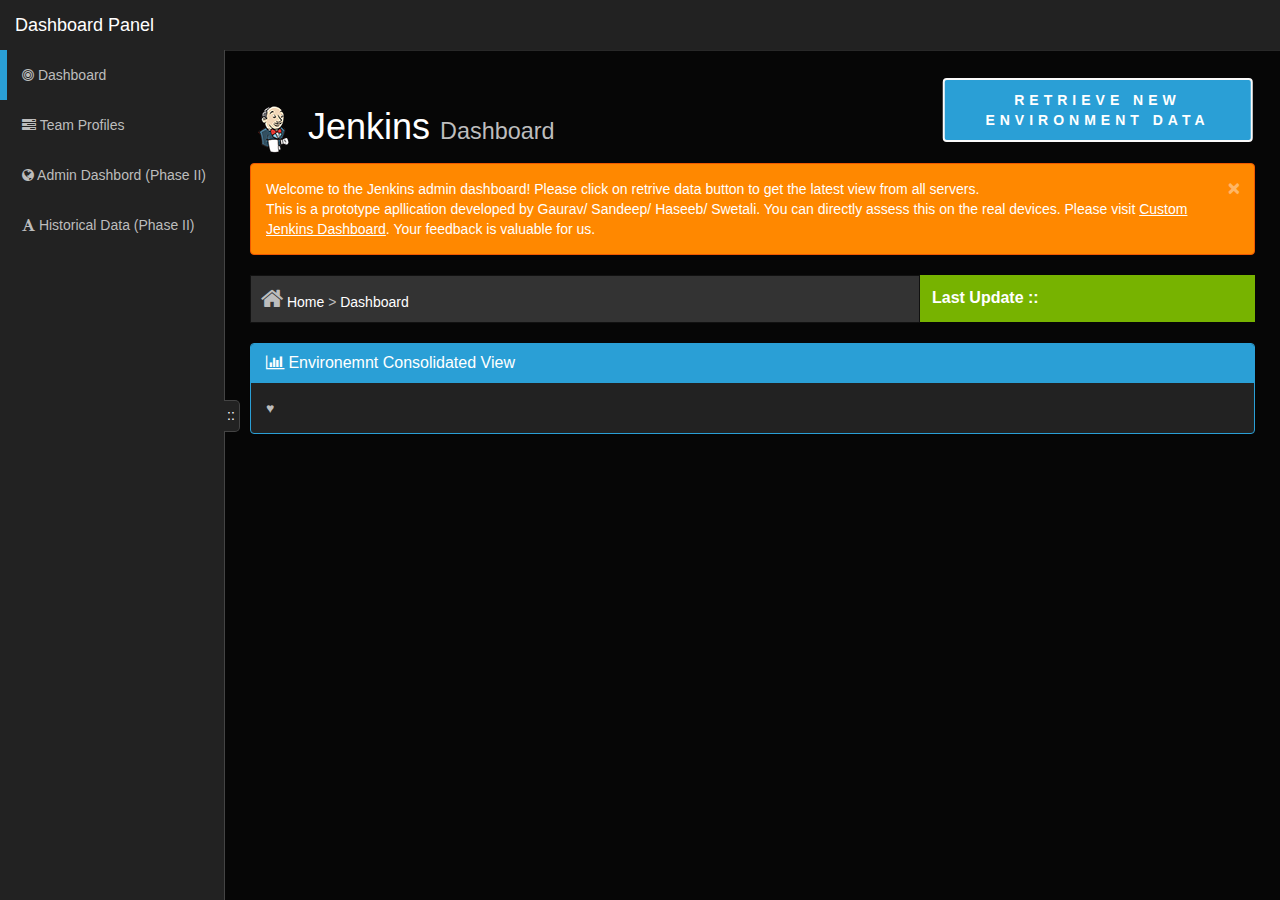
<file: index.html>
<!DOCTYPE html>
<html lang="en">
<head>
    <meta charset="utf-8">
    <meta name="viewport" content="width=device-width, initial-scale=1.0">
    <title>Jenkins Dashboard</title>

    <link rel="stylesheet" type="text/css" href="bootstrap/css/bootstrap.min.css" />
    <link rel="stylesheet" type="text/css" href="font-awesome/css/font-awesome.min.css" />
    <link rel="stylesheet" type="text/css" href="css/local.css" />
    <link rel="stylesheet" type="text/css" href="css/styleJD.css">
    <link rel="stylesheet" type="text/css" href="css/nprogress.css" rel="stylesheet" />

    <script type="text/javascript" src="js/jquery-1.10.2.min.js"></script>
    <script type="text/javascript" src="js/getDataJD.js"></script>
    <script type="text/javascript" src="bootstrap/js/bootstrap.min.js"></script>


    <link rel="stylesheet" type="text/css" href="css/all.min.css" />
    <link id="gridcss" rel="stylesheet" type="text/css" href="css/dark.all.min.css" />

    <script type="text/javascript" src="js/nprogress.js"></script>
    <!-- We need to include the shieldui css and js assets in order for the charts to work -->
    <!--
    <script type="text/javascript" src="js/shieldui-all.min.js"></script>
    <script type="text/javascript" src="js/gridData.js"></script>
    -->
</head>
<body>
    <div id="wrapper">
          <nav class="navbar navbar-inverse navbar-fixed-top" role="navigation">
            <div class="navbar-header">
                <button type="button" class="navbar-toggle" data-toggle="collapse" data-target=".navbar-ex1-collapse">
                    <span class="sr-only">Toggle navigation</span>
                    <span class="icon-bar"></span>
                    <span class="icon-bar"></span>
                    <span class="icon-bar"></span>
                </button>
                <a class="navbar-brand" href="index.html">Dashboard Panel</a>
            </div>
            <div class="collapse navbar-collapse navbar-ex1-collapse">
                <ul id="active" class="nav navbar-nav side-nav">
                    <li class="selected"><a href="index.html"><i class="fa fa-bullseye"></i><span class="nav-label"> Dashboard</span></a></li>
                    <li><a href="portfolio.html"><i class="fa fa-tasks"></i><span class="nav-label"> Team Profiles</span></a></li>
                    <li><a href="#"><i class="fa fa-globe"></i><span class="nav-label"> Admin Dashbord (Phase II)</span></a></li>
                    <li><a href="#"><i class="fa fa-font"></i><span class="nav-label"> Historical Data (Phase II)</span></a></li>
                </ul>
                <p href="#" class="btn-expand-collapse">::</p>
            </div>
        </nav>
        <div id="page-wrapper">
            <div class="row">
                <div class="col-lg-8 col-sm-12">
                    <h1><img src="images/jenkins_icon_48.png" /> Jenkins <small>Dashboard</small></h1>
                </div>
                <div class="col-lg-4 col-sm-12">
                    <div class="dataRetriveBtn rightAlign">
                        <a href="#" class="btn-primary" id="retrieve-resources">Retrieve New Environment Data <i class="glow"></i></a>
                    </div>
                </div>
            </div>
            <div class="row">
                <div class="col-lg-12">
                    <div class="alert alert-dismissable alert-warning">
                        <button data-dismiss="alert" class="close" type="button">&times;</button>
                        Welcome to the Jenkins admin dashboard! Please click on retrive data button to get the latest view from all servers.
                        <br />
                        This is a prototype apllication developed by Gaurav/ Sandeep/ Haseeb/ Swetali. You can directly assess this on the real devices. Please visit <a href="https://gauravsha27.github.io/custom.jenkins.dashboard.github.io/index.html">Custom Jenkins Dashboard</a>. Your feedback is valuable for us.
                    </div>
                </div>
            </div>
            <div class="row">
                <div class="col-lg-12">
                    <div class="addbar col-lg-8">
                        <i style="font-size:24px" class="fa">&#xf015;</i> <a href="#">Home</a> <span class="arrowfrd"> > </span> <a href="#">Dashboard</a>
                    </div>
                    <div class="last-updated col-lg-4">
                        <span>Last Update :: </span><span class="lasttimestamp"></span>
                    </div>
                </div>
            </div>
            <!-- Dynamic JSON Data holder -->
            <div class="row">
                <div class="col-lg-12">
                    <div class="panel panel-primary">
                        <div class="panel-heading">
                            <h3 class="panel-title"><i class="fa fa-bar-chart-o"></i> Environemnt Consolidated View </h3>
                        </div>
                        <div class="panel-body">
                            <!--<div id="shieldui-grid1"></div>-->
                            <div id="showResourcesBox" class=""><div class="heart heartVisible">&#x2665;</div></div>
                        </div>
                    </div>
                </div>
            </div>
            <!--
            <div class="row">
                <div class="col-md-8">
                    <div class="panel panel-primary">
                        <div class="panel-heading">
                            <h3 class="panel-title"><i class="fa fa-bar-chart-o"></i> Visits Based on a 10 days data</h3>
                        </div>
                        <div class="panel-body">
                            <div id="shieldui-chart1"></div>
                        </div>
                    </div>
                </div>
                <div class="col-md-4">
                    <div class="panel panel-primary">
                        <div class="panel-heading">
                            <h3 class="panel-title"><i class="fa fa-rss"></i> Feed</h3>
                        </div>
                        <div class="panel-body feed">
                            <section class="feed-item">
                                <div class="icon pull-left">
                                    <i class="fa fa-comment"></i>
                                </div>
                                <div class="feed-item-body">
                                    <div class="text">
                                        <a href="#">John Doe</a> commented on <a href="#">What Makes Good Code Good</a>.
                                    </div>
                                    <div class="time pull-left">
                                        3 h
                                    </div>
                                </div>
                            </section>
                            <section class="feed-item">
                                <div class="icon pull-left">
                                    <i class="fa fa-check"></i>
                                </div>
                                <div class="feed-item-body">
                                    <div class="text">
                                        <a href="#">Merge request #42</a> has been approved by <a href="#">Jessica Lori</a>.
                                    </div>
                                    <div class="time pull-left">
                                        10 h
                                    </div>
                                </div>
                            </section>
                            <section class="feed-item">
                                <div class="icon pull-left">
                                    <i class="fa fa-plus-square-o"></i>
                                </div>
                                <div class="feed-item-body">
                                    <div class="text">
                                        New user <a href="#">Greg Wilson</a> registered.
                                    </div>
                                    <div class="time pull-left">
                                        Today
                                    </div>
                                </div>
                            </section>
                            <section class="feed-item">
                                <div class="icon pull-left">
                                    <i class="fa fa-bolt"></i>
                                </div>
                                <div class="feed-item-body">
                                    <div class="text">
                                        Server fail level raises above normal. <a href="#">See logs</a> for details.
                                    </div>
                                    <div class="time pull-left">
                                        Yesterday
                                    </div>
                                </div>
                            </section>
                            <section class="feed-item">
                                <div class="icon pull-left">
                                    <i class="fa fa-archive"></i>
                                </div>
                                <div class="feed-item-body">
                                    <div class="text">
                                        <a href="#">Database usage report</a> is ready.
                                    </div>
                                    <div class="time pull-left">
                                        Yesterday
                                    </div>
                                </div>
                            </section>
                            <section class="feed-item">
                                <div class="icon pull-left">
                                    <i class="fa fa-shopping-cart"></i>
                                </div>
                                <div class="feed-item-body">
                                    <div class="text">
                                        <a href="#">Order #233985</a> needs additional processing.
                                    </div>
                                    <div class="time pull-left">
                                        Wednesday
                                    </div>
                                </div>
                            </section>
                            <section class="feed-item">
                                <div class="icon pull-left">
                                    <i class="fa fa-arrow-down"></i>
                                </div>
                                <div class="feed-item-body">
                                    <div class="text">
                                        <a href="#">Load more...</a>
                                    </div>
                                </div>
                            </section>
                        </div>
                    </div>
                </div>
            </div>
            <div class="row">
                <div class="col-lg-4">
                    <div class="panel panel-primary">
                        <div class="panel-heading">
                            <h3 class="panel-title"><i class="fa fa-bar-chart-o"></i> Logins per week</h3>
                        </div>
                        <div class="panel-body">
                            <div id="shieldui-chart2"></div>
                        </div>
                    </div>
                </div>
                <div class="col-lg-4">
                    <div class="panel panel-primary">
                        <div class="panel-heading">
                            <h3 class="panel-title"><i class="fa fa-magnet"></i> Server Overview</h3>
                        </div>
                        <div class="panel-body">
                            <ul class="server-stats">
                                <li>
                                    <div class="key pull-right">CPU</div>
                                    <div class="stat">
                                        <div class="info">60% / 37°C / 3.3 Ghz</div>
                                        <div class="progress progress-small">
                                            <div style="width: 70%;" class="progress-bar progress-bar-danger"></div>
                                        </div>
                                    </div>
                                </li>
                                <li>
                                    <div class="key pull-right">Mem</div>
                                    <div class="stat">
                                        <div class="info">29% / 4GB (16 GB)</div>
                                        <div class="progress progress-small">
                                            <div style="width: 29%;" class="progress-bar"></div>
                                        </div>
                                    </div>
                                </li>
                                <li>
                                    <div class="key pull-right">LAN</div>
                                    <div class="stat">
                                        <div class="info">6 Mb/s <i class="fa fa-caret-down"></i>&nbsp; 3 Mb/s <i class="fa fa-caret-up"></i></div>
                                        <div class="progress progress-small">
                                            <div style="width: 48%;" class="progress-bar progress-bar-inverse"></div>
                                        </div>
                                    </div>
                                </li>
                            </ul>
                        </div>
                    </div>

                </div>
                <div class="col-lg-4">
                    <header>
                        <ul class="nav nav-tabs">
                            <li class="active">
                                <a data-toggle="tab" href="#stats">Users</a>
                            </li>
                            <li class="">
                                <a data-toggle="tab" href="#report">Favorites</a>
                            </li>
                            <li class="">
                                <a data-toggle="tab" href="#dropdown1">Commenters</a>
                            </li>
                        </ul>
                    </header>
                    <div class="body tab-content">
                        <div class="tab-pane clearfix active" id="stats">
                            <h5 class="tab-header"><i class="fa fa-calendar-o fa-2x"></i> Last logged-in users</h5>
                            <ul class="news-list">
                                <li>
                                    <i class="fa fa-user fa-4x pull-left"></i>
                                    <div class="news-item-info">
                                        <div class="name"><a href="#">Ivan Gorge</a></div>
                                        <div class="position">Software Engineer</div>
                                        <div class="time">Last logged-in: Mar 12, 11:11</div>
                                    </div>
                                </li>
                                <li>
                                    <i class="fa fa-user fa-4x pull-left"></i>
                                    <div class="news-item-info">
                                        <div class="name"><a href="#">Roman Novak</a></div>
                                        <div class="position">Product Designer</div>
                                        <div class="time">Last logged-in: Mar 12, 19:02</div>
                                    </div>
                                </li>
                                <li>
                                    <i class="fa fa-user fa-4x pull-left"></i>
                                    <div class="news-item-info">
                                        <div class="name"><a href="#">Teras Uotul</a></div>
                                        <div class="position">Chief Officer</div>
                                        <div class="time">Last logged-in: Jun 16, 2:34</div>
                                    </div>
                                </li>
                                <li>
                                    <i class="fa fa-user fa-4x pull-left"></i>
                                    <div class="news-item-info">
                                        <div class="name"><a href="#">Deral Ferad</a></div>
                                        <div class="position">Financial Assistant</div>
                                        <div class="time">Last logged-in: Jun 18, 4:20</div>
                                    </div>
                                </li>
                                <li>
                                    <i class="fa fa-user fa-4x pull-left"></i>
                                    <div class="news-item-info">
                                        <div class="name"><a href="#">Konrad Polerd</a></div>
                                        <div class="position">Sales Manager</div>
                                        <div class="time">Last logged-in: Jun 18, 5:13</div>
                                    </div>
                                </li>
                            </ul>
                        </div>
                        <div class="tab-pane" id="report">
                            <h5 class="tab-header"><i class="fa fa-star fa-2x"></i> Popular contacts</h5>
                            <ul class="news-list news-list-no-hover">
                                <li>
                                    <i class="fa fa-user fa-4x pull-left"></i>
                                    <div class="news-item-info">
                                        <div class="name"><a href="#">Pol Johnsson</a></div>
                                        <div class="options">
                                            <button class="btn btn-xs btn-success">
                                                <i class="fa fa-phone"></i>
                                                Call
                                            </button>
                                            <button class="btn btn-xs btn-warning">
                                                <i class="fa fa-envelope-o"></i>
                                                Message
                                            </button>
                                        </div>
                                    </div>
                                </li>
                                <li>
                                    <i class="fa fa-user fa-4x pull-left"></i>
                                    <div class="news-item-info">
                                        <div class="name"><a href="#">Terry Garel</a></div>
                                        <div class="options">
                                            <button class="btn btn-xs btn-success">
                                                <i class="fa fa-phone"></i>
                                                Call
                                            </button>
                                            <button class="btn btn-xs btn-warning">
                                                <i class="fa fa-envelope-o"></i>
                                                Message
                                            </button>
                                        </div>
                                    </div>
                                </li>
                                <li>
                                    <i class="fa fa-user fa-4x pull-left"></i>
                                    <div class="news-item-info">
                                        <div class="name"><a href="#">Eruos Forkal</a></div>
                                        <div class="options">
                                            <button class="btn btn-xs btn-success">
                                                <i class="fa fa-phone"></i>
                                                Call
                                            </button>
                                            <button class="btn btn-xs btn-warning">
                                                <i class="fa fa-envelope-o"></i>
                                                Message
                                            </button>
                                        </div>
                                    </div>
                                </li>
                                <li>
                                    <i class="fa fa-user fa-4x pull-left"></i>
                                    <div class="news-item-info">
                                        <div class="name"><a href="#">Remus Reier</a></div>
                                        <div class="options">
                                            <button class="btn btn-xs btn-success">
                                                <i class="fa fa-phone"></i>
                                                Call
                                            </button>
                                            <button class="btn btn-xs btn-warning">
                                                <i class="fa fa-envelope-o"></i>
                                                Message
                                            </button>
                                        </div>
                                    </div>
                                </li>
                                <li>
                                    <i class="fa fa-user fa-4x pull-left"></i>
                                    <div class="news-item-info">
                                        <div class="name"><a href="#">Lover Lund</a></div>
                                        <div class="options">
                                            <button class="btn btn-xs btn-success">
                                                <i class="fa fa-phone"></i>
                                                Call
                                            </button>
                                            <button class="btn btn-xs btn-warning">
                                                <i class="fa fa-envelope-o"></i>
                                                Message
                                            </button>
                                        </div>
                                    </div>
                                </li>
                            </ul>
                        </div>
                        <div class="tab-pane" id="dropdown1">
                            <h5 class="tab-header"><i class="fa fa-comments fa-2x"></i> Top Commenters</h5>
                            <ul class="news-list">
                                <li>
                                    <i class="fa fa-user fa-4x pull-left"></i>
                                    <div class="news-item-info">
                                        <div class="name"><a href="#">Edin Garey</a></div>
                                        <div class="comment">
                                            Nemo enim ipsam voluptatem quia voluptas sit aspernatur 
                                            aut odit aut fugit,sed quia
                                        </div>
                                    </div>
                                </li>
                                <li>
                                    <i class="fa fa-user fa-4x pull-left"></i>
                                    <div class="news-item-info">
                                        <div class="name"><a href="#">Firel Lund</a></div>
                                        <div class="comment">
                                            Duis aute irure dolor in reprehenderit in voluptate velit
                                             esse cillum dolore eu fugiat.
                                        </div>
                                    </div>
                                </li>
                                <li>
                                    <i class="fa fa-user fa-4x pull-left"></i>
                                    <div class="news-item-info">
                                        <div class="name"><a href="#">Jessica Desingter</a></div>
                                        <div class="comment">
                                            Excepteur sint occaecat cupidatat non proident, sunt in
                                             culpa qui officia deserunt.
                                        </div>
                                    </div>
                                </li>
                                <li>
                                    <i class="fa fa-user fa-4x pull-left"></i>
                                    <div class="news-item-info">
                                        <div class="name"><a href="#">Novel Forel</a></div>
                                        <div class="comment">
                                            Sed ut perspiciatis, unde omnis iste natus error sit voluptatem accusantium doloremque.
                                        </div>
                                    </div>
                                </li>
                                <li>
                                    <i class="fa fa-user fa-4x pull-left"></i>
                                    <div class="news-item-info">
                                        <div class="name"><a href="#">Wedol Reier</a></div>
                                        <div class="comment">
                                            Laudantium, totam rem aperiam eaque ipsa, quae ab illo inventore veritatis
                                            et quasi.
                                        </div>
                                    </div>
                                </li>
                            </ul>
                        </div>
                    </div>
                </div>
            </div> 
        -->
        </div>
    </div>
    <!-- /#wrapper -->
<!--
    <script type="text/javascript">
        jQuery(function ($) {
            var performance = [12, 43, 34, 22, 12, 33, 4, 17, 22, 34, 54, 67],
                visits = [123, 323, 443, 32],
                traffic = [
                {
                    Source: "Direct", Amount: 323, Change: 53, Percent: 23, Target: 600
                },
                {
                    Source: "Refer", Amount: 345, Change: 34, Percent: 45, Target: 567
                },
                {
                    Source: "Social", Amount: 567, Change: 67, Percent: 23, Target: 456
                },
                {
                    Source: "Search", Amount: 234, Change: 23, Percent: 56, Target: 890
                },
                {
                    Source: "Internal", Amount: 111, Change: 78, Percent: 12, Target: 345
                }];


            $("#shieldui-chart1").shieldChart({
                theme: "dark",

                primaryHeader: {
                    text: "Visitors"
                },
                exportOptions: {
                    image: false,
                    print: false
                },
                dataSeries: [{
                    seriesType: "area",
                    collectionAlias: "Q Data",
                    data: performance
                }]
            });

            $("#shieldui-chart2").shieldChart({
                theme: "dark",
                primaryHeader: {
                    text: "Traffic Per week"
                },
                exportOptions: {
                    image: false,
                    print: false
                },
                dataSeries: [{
                    seriesType: "pie",
                    collectionAlias: "traffic",
                    data: visits
                }]
            });

            $("#shieldui-grid1").shieldGrid({
                dataSource: {
                    data: traffic
                },
                sorting: {
                    multiple: true
                },
                rowHover: false,
                paging: false,
                columns: [
                { field: "Source", width: "170px", title: "Source" },
                { field: "Amount", title: "Amount" },                
                { field: "Percent", title: "Percent", format: "{0} %" },
                { field: "Target", title: "Target" },
                ]
            });            
        });        
    </script>
-->
</body>
</html>
</file>
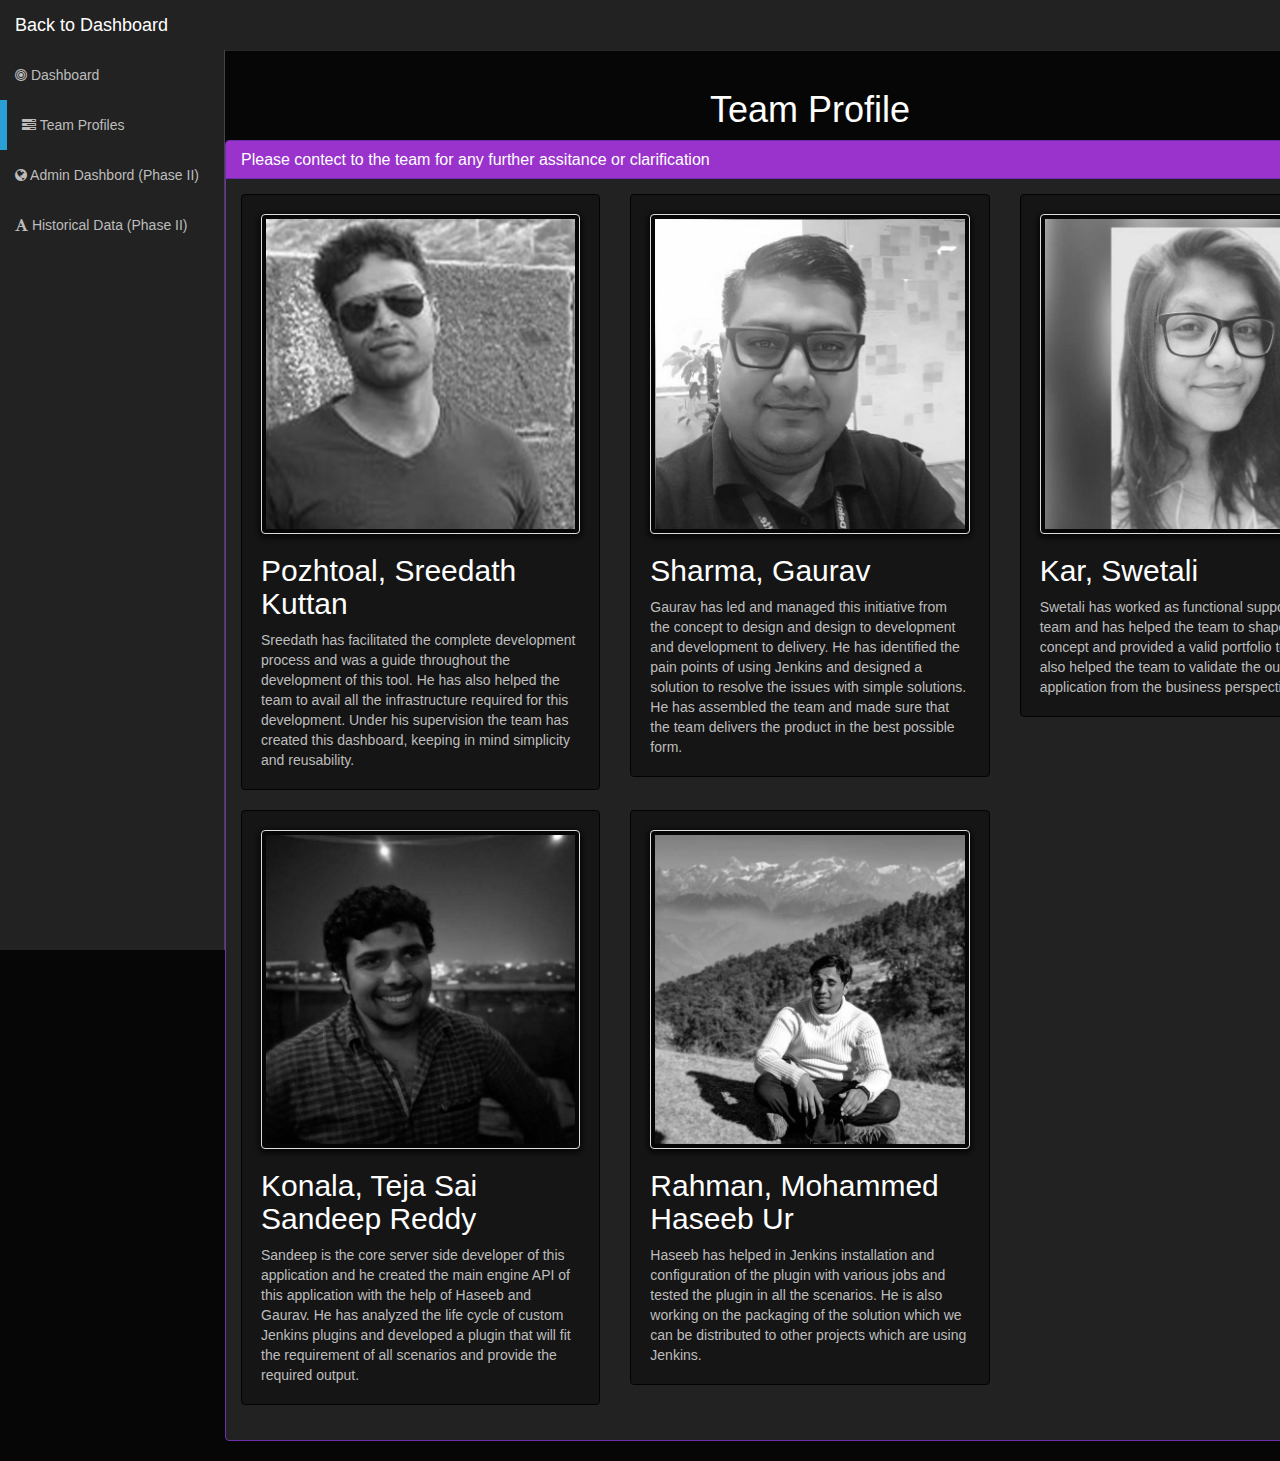
<file: portfolio.html>
<!DOCTYPE html>
<html lang="en">
<head>
    <meta charset="utf-8">
    <meta name="viewport" content="width=device-width, initial-scale=1.0">
    <title>Jenkins Dashboard</title>

    <link rel="stylesheet" type="text/css" href="bootstrap/css/bootstrap.min.css" />
    <link rel="stylesheet" type="text/css" href="font-awesome/css/font-awesome.min.css" />
    <link rel="stylesheet" type="text/css" href="css/local.css" />

    <script type="text/javascript" src="js/jquery-1.10.2.min.js"></script>
    <script type="text/javascript" src="bootstrap/js/bootstrap.min.js"></script>

    <style>
        img {
            filter: gray; /* IE6-9 */
            -webkit-filter: grayscale(1); /* Google Chrome, Safari 6+ & Opera 15+ */
            -webkit-box-shadow: 0px 2px 6px 2px rgba(0,0,0,0.75);
            -moz-box-shadow: 0px 2px 6px 2px rgba(0,0,0,0.75);
            box-shadow: 0px 2px 6px 2px rgba(0,0,0,0.75);
            margin-bottom: 20px;
        }
        img:hover {
            filter: none; /* IE6-9 */
            -webkit-filter: grayscale(0); /* Google Chrome, Safari 6+ & Opera 15+ */
        }
    </style>
</head>
<body>

    <div id="wrapper">
        <nav class="navbar navbar-inverse navbar-fixed-top" role="navigation">
            <div class="navbar-header">
                <button type="button" class="navbar-toggle" data-toggle="collapse" data-target=".navbar-ex1-collapse">
                    <span class="sr-only">Toggle navigation</span>
                    <span class="icon-bar"></span>
                    <span class="icon-bar"></span>
                    <span class="icon-bar"></span>
                </button>
                <a class="navbar-brand" href="index.html">Back to Dashboard</a>
            </div>
            <div class="collapse navbar-collapse navbar-ex1-collapse">
                <ul id="active" class="nav navbar-nav side-nav">
                    <li><a href="index.html"><i class="fa fa-bullseye"></i><span class="nav-label"> Dashboard</span></a></li>
                    <li class="selected"><a href="portfolio.html"><i class="fa fa-tasks"></i><span class="nav-label"> Team Profiles</span></a></li>
                    <li><a href="#"><i class="fa fa-globe"></i><span class="nav-label"> Admin Dashbord (Phase II)</span></a></li>
                    <li><a href="#"><i class="fa fa-font"></i><span class="nav-label"> Historical Data (Phase II)</span></a></li>
                </ul>
                <p href="#" class="btn-expand-collapse"></p>
            </div>
        </nav>
        <div class="container">
            <div class="row">
                <div class="text-center">
                    <h1>Team Profile</h1>
                </div>
                <div class="panel panel-info">
                  <div class="panel-heading">
                    <h3 class="panel-title">Please contect to the team for any further assitance or clarification</h3>
                  </div>
                  <div class="panel-body">
                    <div class="row">
                        <div class="col-md-4">
                            <div class="well">
                                <img class="thumbnail img-responsive" alt="Team Pics" src="images/sreedath-profile.jpg" />
                                <h2>Pozhtoal, Sreedath Kuttan </h2>
                                <span>
                                    Sreedath has facilitated the complete development process and was a guide throughout the development of this tool. He has also helped the team to avail all the infrastructure required for this development. Under his supervision the team has created this dashboard, keeping in mind simplicity and reusability.
                                </span>
                            </div>
                        </div>
                        <div class="col-md-4">
                            <div class="well">
                                <img class="thumbnail img-responsive" alt="Team Pics" src="images/gaurav-profile.jpg" />
                                <h2>Sharma, Gaurav</h2>
                                <span>
                                  Gaurav has led and managed this initiative from the concept to design and design to development and development to delivery. He has identified the pain points of using Jenkins and designed a solution to resolve the issues with simple solutions. He has assembled the team and made sure that the team delivers the product in the best possible form.
                                </span>
                            </div>
                        </div>
                        <div class="col-md-4">
                            <div class="well">
                                <img class="thumbnail img-responsive" alt="Team Pics" src="images/swetali-profile.jpg" />
                                <h2>Kar, Swetali</h2>
                                <span>
                                   Swetali has worked as functional support for the team and has helped the team to shape the concept and provided a valid portfolio to it. She also helped the team to validate the outcome of the application from the business perspective.
                                </span>
                            </div>
                        </div>
                     </div>
                    <div class="row">
                       <div class="col-md-4">
                            <div class="well">
                                <img class="thumbnail img-responsive" alt="Team Pics" src="images/sandeep-profile.jpg" />
                                <h2>Konala, Teja Sai Sandeep Reddy </h2>
                                <span>
                                    Sandeep is the core server side developer of this application and he created the main engine API of this application with the help of Haseeb and Gaurav. He has analyzed the life cycle of custom Jenkins plugins and developed a plugin that will fit the requirement of all scenarios and provide the required output. 
                                </span>
                            </div>
                        </div>
                        <div class="col-md-4">
                            <div class="well">
                                <img class="thumbnail img-responsive" alt="Team Pics" src="images/haseeb-profile.jpg" />
                                <h2>Rahman, Mohammed Haseeb Ur </h2>
                                <span>
                                    Haseeb has helped in Jenkins installation and configuration of the plugin with various jobs and tested the plugin in all the scenarios. He is also working on the packaging of the solution which we can be distributed to other projects which are using Jenkins. 
                                </span>
                            </div>
                        </div>
                        <div class="col-md-4">
                        </div>
                    </div>
                  </div>
            </div>
            </div>
        </div>
    </div>

</body>
</html>
</file>
<file: css/styleJD.css>
.dataRetriveBtn {
    display: inline-block;
    margin-top: 45px;
}
.responsive-table {
  width: 100%;
  margin-bottom: 1.5em;
}
.responsive-table thead {
  position: relative;
  clip: auto;
  height: auto;
  width: auto;
  overflow: auto;
}
.responsive-table thead th {
  background-color: #1F2739;
  border: 2px solid #222222;
  font-weight: normal;
  text-align: center;
  color: white;
}
.responsive-table td, .responsive-table th{
      padding-bottom: 1%;
    padding-top: 1%;
    padding-left: 2%;
}
.responsive-table tbody, .responsive-table tr, .responsive-table th, .responsive-table td {
  display: block;
  padding: 0;
  text-align: left;
  white-space: normal;
}
@media (min-width: 48em) {
  .responsive-table tr {
    display: table-row;
  }
}
.responsive-table th,
.responsive-table td {
  padding: .5em;
  vertical-align: middle;
}
@media (min-width: 30em) {
  .responsive-table th,
  .responsive-table td {
    padding: .75em .5em;
  }
}
@media (min-width: 48em) {
  .responsive-table th, .responsive-table td {
    display: table-cell;
    padding: .5em;
  }
}
@media (min-width: 62em) {
  .responsive-table th,
  .responsive-table td {
    padding: .75em .5em;
  }
}
@media (min-width: 75em) {
  .responsive-table th,
  .responsive-table td {
    padding: .75em;
  }
}
.responsive-table caption {
  margin-bottom: 1em;
  font-size: 1em;
  font-weight: bold;
  text-align: center;
}
@media (min-width: 48em) {
  .responsive-table caption {
    font-size: 1.5em;
  }
}
.responsive-table tfoot {
  font-size: .8em;
  font-style: italic;
}
@media (min-width: 62em) {
  .responsive-table tfoot {
    font-size: .9em;
  }
}
@media (min-width: 48em) {
  .responsive-table tbody {
    display: table-row-group;
  }
}
.responsive-table tbody tr {
  margin-bottom: 1em;
  border: 2px solid #1d96b2;
}
.responsive-table tbody tr td.Success {
  background-color:#008000;
}
.responsive-table tbody tr td.inProgress {
  background-color: #ff0000;
}
@media (min-width: 48em) {
  .responsive-table tbody tr {
    display: table-row;
    border-width: 1px;
  }
}
.responsive-table tbody tr:last-of-type {
  margin-bottom: 0;
}
@media (min-width: 48em) {
  .responsive-table tbody tr:nth-of-type(even) {
    background-color: #323C50;
  }
  .responsive-table tbody tr:nth-of-type(odd) {
    background-color: #2C3446;
  }
  .responsive-table tbody tr:hover{
    background-color: #464A52;
  }
}
.responsive-table tbody th[scope="row"] {
  background-color: #1d96b2;
  color: white;
}
@media (min-width: 48em) {
  .responsive-table tbody th[scope="row"] {
    background-color: transparent;
    color: #5e5d52;
    text-align: left;
  }
}
.responsive-table tbody td {
  text-align: right;
  border: 2px solid #222222;
}
@media (min-width: 30em) {

}
@media (min-width: 48em) {
  .responsive-table tbody td {
    text-align: center;
  }
}
.responsive-table tbody td[data-type=currency] {
  text-align: right;
}
.responsive-table tbody td[data-title]:before {
  content: attr(data-title);
  float: left;
  font-size: .8em;
  color: #FFFFFF;
  font-weight: bold;
}
@media (min-width: 30em) {
  .responsive-table tbody td[data-title]:before {
    font-size: .9em;
  }
}
@media (min-width: 48em) {
  .responsive-table tbody td[data-title]:before {
    content: none;
  }
}
.nav>li{
    border-left: 7px solid #222222;
}
.side-nav.collapsed {
    width: 60px;
}
.side-nav.collapsed .fa{
    font-size: 22px;
}
.side-nav.collapsed .nav-label{
    display: none;
}
@media (min-width: 48em) {
    .pad-left-60{
        padding-left:60px !important;
    }
}
.pos-left-60{
    left: 60px !important;
}
.btn-expand-collapse {
    position: absolute;
    top: 400px;
    left: 225px;
    display: inline-block;
    width: 16px;
    height: 32px;
    border-top: 1px solid #444444;
    border-left: 0;
    border-right: 1px solid #444444;
    border-bottom: 1px solid #444444;
    content: " ";
    background-color: #222222;
    color: #FFF;
    border-radius: 0px 5px 5px 0px;
    margin-left: -1px;
    cursor: pointer;
    padding: 4px 1px 1px 3px;
}
.btn-expand-collapse:hover{
  background-color: #666;
}


/* Flash Button Styles */
a.btn-primary {
  /*  styling */
  display: inline-block;
  text-transform: uppercase;
  text-decoration: none;
  letter-spacing: 5px;
  color: #FFFFFF;
  border: 2px solid #FAFAFA;
  padding: 10px 4px;
  /*  centering */
  position: absolute;
  text-align: center;
  left: 50%;
  top: 50%;
  transform: translate(-50%, -50%);
  -webkit-transform: translate(-50%, -50%);
  -moz-transform: translate(-50%, -50%);
  -ms-transform: translate(-50%, -50%);
  -o-transform: translate(-50%, -50%);
  background: #2a9fd6;
  -webkit-transition: background 0.15s ease-in-out;
  -moz-transition: background 0.15s ease-in-out;
  -ms-transition: background 0.15s ease-in-out;
  -o-transition: background 0.15s ease-in-out;
  transition: background 0.15s ease-in-out;
  border-radius: 4px;
  width: 90%;
  font-weight: bold;
}
a.btn-primary:hover {
  background: rgba(8, 97, 76, 0.6);
}

i.glow {
  /*   positioning */
  position: absolute;
  opacity: 0;
  top: 0;
  left: 0;
  /*   gradient   */
  background: -moz-linear-gradient(left, rgba(255, 255, 255, 0) 0%, rgba(255, 255, 255, 0.03) 1%, rgba(255, 255, 255, 0.6) 30%, rgba(255, 255, 255, 0.85) 50%, rgba(255, 255, 255, 0.85) 70%, rgba(255, 255, 255, 0.85) 71%, rgba(255, 255, 255, 0) 100%);
  /* FF3.6+ */
  background: -webkit-gradient(linear, left top, right top, color-stop(0%, rgba(255, 255, 255, 0)), color-stop(1%, rgba(255, 255, 255, 0.03)), color-stop(30%, rgba(255, 255, 255, 0.85)), color-stop(50%, rgba(255, 255, 255, 0.85)), color-stop(70%, rgba(255, 255, 255, 0.85)), color-stop(71%, rgba(255, 255, 255, 0.85)), color-stop(100%, rgba(255, 255, 255, 0)));
  /* Chrome,Safari4+ */
  background: -webkit-linear-gradient(left, rgba(255, 255, 255, 0) 0%, rgba(255, 255, 255, 0.03) 1%, rgba(255, 255, 255, 0.6) 30%, rgba(255, 255, 255, 0.85) 50%, rgba(255, 255, 255, 0.85) 70%, rgba(255, 255, 255, 0.85) 71%, rgba(255, 255, 255, 0) 100%);
  /* Chrome10+,Safari5.1+ */
  background: -o-linear-gradient(left, rgba(255, 255, 255, 0) 0%, rgba(255, 255, 255, 0.03) 1%, rgba(255, 255, 255, 0.6) 30%, rgba(255, 255, 255, 0.85) 50%, rgba(255, 255, 255, 0.85) 70%, rgba(255, 255, 255, 0.85) 71%, rgba(255, 255, 255, 0) 100%);
  /* Opera 11.10+ */
  background: -ms-linear-gradient(left, rgba(255, 255, 255, 0) 0%, rgba(255, 255, 255, 0.03) 1%, rgba(255, 255, 255, 0.6) 30%, rgba(255, 255, 255, 0.85) 50%, rgba(255, 255, 255, 0.85) 70%, rgba(255, 255, 255, 0.85) 71%, rgba(255, 255, 255, 0) 100%);
  /* IE10+ */
  background: linear-gradient(to right, rgba(255, 255, 255, 0) 0%, rgba(255, 255, 255, 0.03) 1%, rgba(255, 255, 255, 0.6) 30%, rgba(255, 255, 255, 0.85) 50%, rgba(255, 255, 255, 0.85) 70%, rgba(255, 255, 255, 0.85) 71%, rgba(255, 255, 255, 0) 100%);
  /* W3C */
  filter: progid:DXImageTransform.Microsoft.gradient( startColorstr='#00ffffff', endColorstr='#00ffffff',GradientType=1 );
  /* IE6-9 */
  /*  forming the shine element
      play around with the width, skew and gradient to get different effects
    */
  width: 15%;
  height: 100%;
  transform: skew(-10deg, 0deg);
  -webkit-transform: skew(-10deg, 0deg);
  -moz-transform: skew(-10deg, 0deg);
  -ms-transform: skew(-10deg, 0deg);
  -o-transform: skew(-10deg, 0deg);
  /*  animating it  */
  animation: move 2s;
  animation-iteration-count: infinite;
  animation-delay: 1s;
  -webkit-animation: move 2s;
  -webkit-animation-iteration-count: infinite;
  -webkit-animation-delay: 1s;
  -moz-transform: skew(-10deg, 0deg);
  -moz-animation: move 2s;
  -moz-animation-iteration-count: infinite;
  -moz-animation-delay: 1s;
  -ms-transform: skew(-10deg, 0deg);
  -ms-animation: move 2s;
  -ms-animation-iteration-count: infinite;
  -ms-animation-delay: 1s;
  -o-transform: skew(-10deg, 0deg);
  -o-animation: move 2s;
  -o-animation-iteration-count: infinite;
  -o-animation-delay: 1s;
}

/*  */
@keyframes move {
  0% {
    left: 0;
    opacity: 0;
  }
  5% {
    opacity: 0.0;
  }
  48% {
    opacity: 0.2;
  }
  80% {
    opacity: 0.0;
  }
  100% {
    left: 82%;
  }
}
@-webkit-keyframes move {
  0% {
    left: 0;
    opacity: 0;
  }
  5% {
    opacity: 0.0;
  }
  48% {
    opacity: 0.2;
  }
  80% {
    opacity: 0.0;
  }
  100% {
    left: 82%;
  }
}
@-moz-keyframes move {
  0% {
    left: 0;
    opacity: 0;
  }
  5% {
    opacity: 0.0;
  }
  48% {
    opacity: 0.2;
  }
  80% {
    opacity: 0.0;
  }
  100% {
    left: 88%;
  }
}
@-ms-keyframes move {
  0% {
    left: 0;
    opacity: 0;
  }
  5% {
    opacity: 0.0;
  }
  48% {
    opacity: 0.2;
  }
  80% {
    opacity: 0.0;
  }
  100% {
    left: 82%;
  }
}
@-o-keyframes move {
  0% {
    left: 0;
    opacity: 0;
  }
  5% {
    opacity: 0.0;
  }
  48% {
    opacity: 0.2;
  }
  80% {
    opacity: 0.0;
  }
  100% {
    left: 82%;
  }
}

/* STYLES iPad in portrait & landscape */
@media only screen and (min-width : 768px) and (max-width : 1024px)  {
  .responsive-table tbody td[data-title]:before {
    content: none;
  }
  h1 {
    font-size: 1.6em;
  }
  .container {
    margin: 2em auto;
    max-width: 75em;
  }
  .responsive-table {
    font-size: 1em;
  }
  .responsive-table tbody td {
    border-bottom: 1px solid #222222;
  }
  .mainBodyGrad{
    min-height: 745px;
  }
}

/* STYLES iPhone in portrait & landscape */
@media only screen and (min-width : 320px) and (max-width : 767px) {
  .responsive-table tbody td[data-title]:before {
    font-size: .9em;
  }
  .headerBox {
      padding: 20px 0 20px 0px;
      width: 100%;
  }
  .logo {
      display: inline-block;
      width: 100%;
  }
  .dataRetriveBtn {
    display: inline-block;
    text-align: center;
    margin: 43px 0;
    width: 100%;
  }
  .btn{
    width: 90%;
  }
  h1 {
    text-align: center;
  }
.container {
    margin: 2%;
    margin-bottom: 98px;
  }
  .responsive-table {
    font-size: .9em;
  }
  .responsive-table thead {
    position: absolute;
    clip: rect(1px 1px 1px 1px);
    /* IE6, IE7 */
    clip: rect(1px, 1px, 1px, 1px);
    padding: 0;
    border: 0;
    height: 1px;
    width: 1px;
    overflow: hidden;
  }
  .responsive-table tbody td {
    border: 1px solid transparent;
  }
  .responsive-table tbody tr td:nth-of-type(even) {
    background-color: #323C50;
  }
  .responsive-table tbody tr td:nth-of-type(odd) {
    background-color: #2C3446;
  }
  .responsive-table tbody tr td.Success {
    background-color:#008000;
  }
  .responsive-table tbody tr td.inProgress {
    background-color:#ff0000;
  }
  .pad-left-60 {
    padding-left: 0px !important;
  }
}
</file>
<file: css/nprogress.css>
/* Make clicks pass-through */
#nprogress {
  pointer-events: none;
}

#nprogress .bar {
  background: #29d;

  position: fixed;
  z-index: 1031;
  top: 0;
  left: 0;

  width: 100%;
  height: 2px;
}

/* Fancy blur effect */
#nprogress .peg {
  display: block;
  position: absolute;
  right: 0px;
  width: 100px;
  height: 100%;
  box-shadow: 0 0 10px #29d, 0 0 5px #29d;
  opacity: 1.0;

  -webkit-transform: rotate(3deg) translate(0px, -4px);
      -ms-transform: rotate(3deg) translate(0px, -4px);
          transform: rotate(3deg) translate(0px, -4px);
}

/* Remove these to get rid of the spinner */
#nprogress .spinner {
  display: block;
  position: fixed;
  z-index: 1031;
  top: 15px;
  right: 15px;
}

#nprogress .spinner-icon {
  width: 18px;
  height: 18px;
  box-sizing: border-box;

  border: solid 2px transparent;
  border-top-color: #29d;
  border-left-color: #29d;
  border-radius: 50%;

  -webkit-animation: nprogress-spinner 400ms linear infinite;
          animation: nprogress-spinner 400ms linear infinite;
}

.nprogress-custom-parent {
  overflow: hidden;
  position: relative;
}

.nprogress-custom-parent #nprogress .spinner,
.nprogress-custom-parent #nprogress .bar {
  position: absolute;
}

@-webkit-keyframes nprogress-spinner {
  0%   { -webkit-transform: rotate(0deg); }
  100% { -webkit-transform: rotate(360deg); }
}
@keyframes nprogress-spinner {
  0%   { transform: rotate(0deg); }
  100% { transform: rotate(360deg); }
}
</file>
<file: css/local.css>
/* Including CSS Reset By Gaurav*/
html {
  font-family: sans-serif;
  -ms-text-size-adjust: 100%;
  -webkit-text-size-adjust: 100%;
}
body {
  margin: 0;
}
article,
aside,
details,
figcaption,
figure,
footer,
header,
hgroup,
main,
nav,
section,
summary {
  display: block;
}
audio,
canvas,
progress,
video {
  display: inline-block;
  vertical-align: baseline;
}
audio:not([controls]) {
  display: none;
  height: 0;
}
[hidden],
template {
  display: none;
}
a {
  background: transparent;
}
a:active,
a:hover {
  outline: 0;
}
abbr[title] {
  border-bottom: 1px dotted;
}
b,
strong {
  font-weight: bold;
}
dfn {
  font-style: italic;
}
h1 {
  font-size: 2em;
  margin: 0.67em 0;
}
mark {
  background: #ff0;
  color: #000;
}
small {
  font-size: 80%;
}
sub,
sup {
  font-size: 75%;
  line-height: 0;
  position: relative;
  vertical-align: baseline;
}
sup {
  top: -0.5em;
}
sub {
  bottom: -0.25em;
}
img {
  border: 0;
}
svg:not(:root) {
  overflow: hidden;
}
figure {
  margin: 1em 40px;
}
hr {
  -moz-box-sizing: content-box;
  box-sizing: content-box;
  height: 0;
}
pre {
  overflow: auto;
}
code,
kbd,
pre,
samp {
  font-family: monospace, monospace;
  font-size: 1em;
}
button,
input,
optgroup,
select,
textarea {
  color: inherit;
  font: inherit;
  margin: 0;
}
button {
  overflow: visible;
}
button,
select {
  text-transform: none;
}
button,
html input[type="button"],
input[type="reset"],
input[type="submit"] {
  -webkit-appearance: button;
  cursor: pointer;
}
button[disabled],
html input[disabled] {
  cursor: default;
}
button::-moz-focus-inner,
input::-moz-focus-inner {
  border: 0;
  padding: 0;
}
input {
  line-height: normal;
}
input[type="checkbox"],
input[type="radio"] {
  box-sizing: border-box;
  padding: 0;
}
input[type="number"]::-webkit-inner-spin-button,
input[type="number"]::-webkit-outer-spin-button {
  height: auto;
}
input[type="search"] {
  -webkit-appearance: textfield;
  -moz-box-sizing: content-box;
  -webkit-box-sizing: content-box;
  box-sizing: content-box;
}
input[type="search"]::-webkit-search-cancel-button,
input[type="search"]::-webkit-search-decoration {
  -webkit-appearance: none;
}
fieldset {
  border: 1px solid #c0c0c0;
  margin: 0 2px;
  padding: 0.35em 0.625em 0.75em;
}
legend {
  border: 0;
  padding: 0;
}
textarea {
  overflow: auto;
}
optgroup {
  font-weight: bold;
}
table {
  border-collapse: collapse;
  border-spacing: 0;
}
td,
th {
  padding: 0;
}
@media print {
  * {
    text-shadow: none !important;
    color: #000 !important;
    background: transparent !important;
    box-shadow: none !important;
  }
  a,
  a:visited {
    text-decoration: underline;
  }
  a[href]:after {
    content: " (" attr(href) ")";
  }
  abbr[title]:after {
    content: " (" attr(title) ")";
  }
  a[href^="javascript:"]:after,
  a[href^="#"]:after {
    content: "";
  }
  pre,
  blockquote {
    border: 1px solid #999;
    page-break-inside: avoid;
  }
  thead {
    display: table-header-group;
  }
  tr,
  img {
    page-break-inside: avoid;
  }
  img {
    max-width: 100% !important;
  }
  p,
  h2,
  h3 {
    orphans: 3;
    widows: 3;
  }
  h2,
  h3 {
    page-break-after: avoid;
  }
  select {
    background: #fff !important;
  }
  .navbar {
    display: none;
  }
  .table td,
  .table th {
    background-color: #fff !important;
  }
  .btn > .caret,
  .dropup > .btn > .caret {
    border-top-color: #000 !important;
  }
  .label {
    border: 1px solid #000;
  }
  .table {
    border-collapse: collapse !important;
  }
  .table-bordered th,
  .table-bordered td {
    border: 1px solid #ddd !important;
  }
}
* {
  -webkit-box-sizing: border-box;
  -moz-box-sizing: border-box;
  box-sizing: border-box;
}
*:before,
*:after {
  -webkit-box-sizing: border-box;
  -moz-box-sizing: border-box;
  box-sizing: border-box;
}
html {
  font-size: 62.5%;
  -webkit-tap-highlight-color: rgba(0, 0, 0, 0);
}
body {
  font-family: "Droid Sans", "Helvetica Neue", Helvetica, Arial, sans-serif;
  font-size: 14px;
  line-height: 1.42857143;
  color: #BDBDBD;
  background-color: #060606;
}
input,
button,
select,
textarea {
  font-family: inherit;
  font-size: inherit;
  line-height: inherit;
}
a {
  color: #2a9fd6;
  text-decoration: none;
}
a:hover,
a:focus {
  color: #2a9fd6;
  text-decoration: underline;
}
a:focus {
  outline: thin dotted;
  outline: 5px auto -webkit-focus-ring-color;
  outline-offset: -2px;
}
figure {
  margin: 0;
}
img {
  vertical-align: middle;
}
.img-responsive,
.thumbnail > img,
.thumbnail a > img,
.carousel-inner > .item > img,
.carousel-inner > .item > a > img {
  display: block;
  max-width: 100%;
  height: auto;
}
.img-rounded {
  border-radius: 6px;
}
.img-thumbnail {
  padding: 4px;
  line-height: 1.42857143;
  background-color: #060606;
  border: 1px solid #dddddd;
  border-radius: 4px;
  -webkit-transition: all 0.2s ease-in-out;
  transition: all 0.2s ease-in-out;
  display: inline-block;
  max-width: 100%;
  height: auto;
}
.img-circle {
  border-radius: 50%;
}
hr {
  margin-top: 20px;
  margin-bottom: 20px;
  border: 0;
  border-top: 1px solid #282828;
}
.sr-only {
  position: absolute;
  width: 1px;
  height: 1px;
  margin: -1px;
  padding: 0;
  overflow: hidden;
  clip: rect(0, 0, 0, 0);
  border: 0;
}
h1,
h2,
h3,
h4,
h5,
h6,
.h1,
.h2,
.h3,
.h4,
.h5,
.h6 {
  font-family: "Droid Sans", "Helvetica Neue", Helvetica, Arial, sans-serif;
  font-weight: 500;
  line-height: 1.1;
  color: #ffffff;
}
h1 small,
h2 small,
h3 small,
h4 small,
h5 small,
h6 small,
.h1 small,
.h2 small,
.h3 small,
.h4 small,
.h5 small,
.h6 small,
h1 .small,
h2 .small,
h3 .small,
h4 .small,
h5 .small,
h6 .small,
.h1 .small,
.h2 .small,
.h3 .small,
.h4 .small,
.h5 .small,
.h6 .small {
  font-weight: normal;
  line-height: 1;
  color: #BDBDBD;
}
h1,
.h1,
h2,
.h2,
h3,
.h3 {
  margin-top: 20px;
  margin-bottom: 10px;
}
h1 small,
.h1 small,
h2 small,
.h2 small,
h3 small,
.h3 small,
h1 .small,
.h1 .small,
h2 .small,
.h2 .small,
h3 .small,
.h3 .small {
  font-size: 65%;
}
h4,
.h4,
h5,
.h5,
h6,
.h6 {
  margin-top: 10px;
  margin-bottom: 10px;
}
h4 small,
.h4 small,
h5 small,
.h5 small,
h6 small,
.h6 small,
h4 .small,
.h4 .small,
h5 .small,
.h5 .small,
h6 .small,
.h6 .small {
  font-size: 75%;
}
h1,
.h1 {
  font-size: 36px;
}
h2,
.h2 {
  font-size: 30px;
}
h3,
.h3 {
  font-size: 24px;
}
h4,
.h4 {
  font-size: 18px;
}
h5,
.h5 {
  font-size: 14px;
}
h6,
.h6 {
  font-size: 12px;
}
p {
  margin: 0 0 10px;
}
.lead {
  margin-bottom: 20px;
  font-size: 16px;
  font-weight: 200;
  line-height: 1.4;
}
@media (min-width: 768px) {
  .lead {
    font-size: 21px;
  }
}
small,
.small {
  font-size: 85%;
}
cite {
  font-style: normal;
}
.text-left {
  text-align: left;
}
.text-right {
  text-align: right;
}
.text-center {
  text-align: center;
}
.text-justify {
  text-align: justify;
}
.text-muted {
  color: #BDBDBD;
}
.text-primary {
  color: #2a9fd6;
}
a.text-primary:hover {
  color: #2180ac;
}
.text-success {
  color: #ffffff;
}
a.text-success:hover {
  color: #e6e6e6;
}
.text-info {
  color: #ffffff;
}
a.text-info:hover {
  color: #e6e6e6;
}
.text-warning {
  color: #ffffff;
}
a.text-warning:hover {
  color: #e6e6e6;
}
.text-danger {
  color: #ffffff;
}
a.text-danger:hover {
  color: #e6e6e6;
}
.bg-primary {
  color: #fff;
  background-color: #2a9fd6;
}
a.bg-primary:hover {
  background-color: #2180ac;
}
.bg-success {
  background-color: #77b300;
}
a.bg-success:hover {
  background-color: #558000;
}
.bg-info {
  background-color: #9933cc;
}
a.bg-info:hover {
  background-color: #7a29a3;
}
.bg-warning {
  background-color: #ff8800;
}
a.bg-warning:hover {
  background-color: #cc6d00;
}
.bg-danger {
  background-color: #cc0000;
}
a.bg-danger:hover {
  background-color: #990000;
}
.page-header {
  padding-bottom: 9px;
  margin: 40px 0 20px;
  border-bottom: 1px solid #282828;
}
ul,
ol {
  margin-top: 0;
  margin-bottom: 10px;
}
ul ul,
ol ul,
ul ol,
ol ol {
  margin-bottom: 0;
}
.list-unstyled {
  padding-left: 0;
  list-style: none;
}
.list-inline {
  padding-left: 0;
  list-style: none;
  margin-left: -5px;
}
.list-inline > li {
  display: inline-block;
  padding-left: 5px;
  padding-right: 5px;
}
dl {
  margin-top: 0;
  margin-bottom: 20px;
}
dt,
dd {
  line-height: 1.42857143;
}
dt {
  font-weight: bold;
}
dd {
  margin-left: 0;
}
@media (min-width: 768px) {
  .dl-horizontal dt {
    float: left;
    width: 160px;
    clear: left;
    text-align: right;
    overflow: hidden;
    text-overflow: ellipsis;
    white-space: nowrap;
  }
  .dl-horizontal dd {
    margin-left: 180px;
  }
}
abbr[title],
abbr[data-original-title] {
  cursor: help;
  border-bottom: 1px dotted #BDBDBD;
}
.initialism {
  font-size: 90%;
  text-transform: uppercase;
}
blockquote {
  padding: 10px 20px;
  margin: 0 0 20px;
  font-size: 17.5px;
  border-left: 5px solid #282828;
}
blockquote p:last-child,
blockquote ul:last-child,
blockquote ol:last-child {
  margin-bottom: 0;
}
blockquote footer,
blockquote small,
blockquote .small {
  display: block;
  font-size: 80%;
  line-height: 1.42857143;
  color: #555555;
}
blockquote footer:before,
blockquote small:before,
blockquote .small:before {
  content: '\2014 \00A0';
}
.blockquote-reverse,
blockquote.pull-right {
  padding-right: 15px;
  padding-left: 0;
  border-right: 5px solid #282828;
  border-left: 0;
  text-align: right;
}
.blockquote-reverse footer:before,
blockquote.pull-right footer:before,
.blockquote-reverse small:before,
blockquote.pull-right small:before,
.blockquote-reverse .small:before,
blockquote.pull-right .small:before {
  content: '';
}
.blockquote-reverse footer:after,
blockquote.pull-right footer:after,
.blockquote-reverse small:after,
blockquote.pull-right small:after,
.blockquote-reverse .small:after,
blockquote.pull-right .small:after {
  content: '\00A0 \2014';
}
blockquote:before,
blockquote:after {
  content: "";
}
address {
  margin-bottom: 20px;
  font-style: normal;
  line-height: 1.42857143;
}
code,
kbd,
pre,
samp {
  font-family: Menlo, Monaco, Consolas, "Courier New", monospace;
}
code {
  padding: 2px 4px;
  font-size: 90%;
  color: #c7254e;
  background-color: #f9f2f4;
  white-space: nowrap;
  border-radius: 4px;
}
kbd {
  padding: 2px 4px;
  font-size: 90%;
  color: #ffffff;
  background-color: #333333;
  border-radius: 3px;
  box-shadow: inset 0 -1px 0 rgba(0, 0, 0, 0.25);
}
pre {
  display: block;
  padding: 9.5px;
  margin: 0 0 10px;
  font-size: 13px;
  line-height: 1.42857143;
  word-break: break-all;
  word-wrap: break-word;
  color: #282828;
  background-color: #f5f5f5;
  border: 1px solid #cccccc;
  border-radius: 4px;
}
pre code {
  padding: 0;
  font-size: inherit;
  color: inherit;
  white-space: pre-wrap;
  background-color: transparent;
  border-radius: 0;
}
.pre-scrollable {
  max-height: 340px;
  overflow-y: scroll;
}
.container {
  margin-right: auto;
  margin-left: auto;
  padding-left: 15px;
  padding-right: 15px;
}
@media (min-width: 768px) {
  .container {
    width: 750px;
  }
}
@media (min-width: 992px) {
  .container {
    width: 970px;
  }
}
@media (min-width: 1200px) {
  .container {
    width: 1170px;
  }
}
.container-fluid {
  margin-right: auto;
  margin-left: auto;
  padding-left: 15px;
  padding-right: 15px;
}
.row {
  margin-left: -15px;
  margin-right: -15px;
}
.col-xs-1, .col-sm-1, .col-md-1, .col-lg-1, .col-xs-2, .col-sm-2, .col-md-2, .col-lg-2, .col-xs-3, .col-sm-3, .col-md-3, .col-lg-3, .col-xs-4, .col-sm-4, .col-md-4, .col-lg-4, .col-xs-5, .col-sm-5, .col-md-5, .col-lg-5, .col-xs-6, .col-sm-6, .col-md-6, .col-lg-6, .col-xs-7, .col-sm-7, .col-md-7, .col-lg-7, .col-xs-8, .col-sm-8, .col-md-8, .col-lg-8, .col-xs-9, .col-sm-9, .col-md-9, .col-lg-9, .col-xs-10, .col-sm-10, .col-md-10, .col-lg-10, .col-xs-11, .col-sm-11, .col-md-11, .col-lg-11, .col-xs-12, .col-sm-12, .col-md-12, .col-lg-12 {
  position: relative;
  min-height: 1px;
  padding-left: 15px;
  padding-right: 15px;
}
.col-xs-1, .col-xs-2, .col-xs-3, .col-xs-4, .col-xs-5, .col-xs-6, .col-xs-7, .col-xs-8, .col-xs-9, .col-xs-10, .col-xs-11, .col-xs-12 {
  float: left;
}
.col-xs-12 {
  width: 100%;
}
.col-xs-11 {
  width: 91.66666667%;
}
.col-xs-10 {
  width: 83.33333333%;
}
.col-xs-9 {
  width: 75%;
}
.col-xs-8 {
  width: 66.66666667%;
}
.col-xs-7 {
  width: 58.33333333%;
}
.col-xs-6 {
  width: 50%;
}
.col-xs-5 {
  width: 41.66666667%;
}
.col-xs-4 {
  width: 33.33333333%;
}
.col-xs-3 {
  width: 25%;
}
.col-xs-2 {
  width: 16.66666667%;
}
.col-xs-1 {
  width: 8.33333333%;
}
.col-xs-pull-12 {
  right: 100%;
}
.col-xs-pull-11 {
  right: 91.66666667%;
}
.col-xs-pull-10 {
  right: 83.33333333%;
}
.col-xs-pull-9 {
  right: 75%;
}
.col-xs-pull-8 {
  right: 66.66666667%;
}
.col-xs-pull-7 {
  right: 58.33333333%;
}
.col-xs-pull-6 {
  right: 50%;
}
.col-xs-pull-5 {
  right: 41.66666667%;
}
.col-xs-pull-4 {
  right: 33.33333333%;
}
.col-xs-pull-3 {
  right: 25%;
}
.col-xs-pull-2 {
  right: 16.66666667%;
}
.col-xs-pull-1 {
  right: 8.33333333%;
}
.col-xs-pull-0 {
  right: 0%;
}
.col-xs-push-12 {
  left: 100%;
}
.col-xs-push-11 {
  left: 91.66666667%;
}
.col-xs-push-10 {
  left: 83.33333333%;
}
.col-xs-push-9 {
  left: 75%;
}
.col-xs-push-8 {
  left: 66.66666667%;
}
.col-xs-push-7 {
  left: 58.33333333%;
}
.col-xs-push-6 {
  left: 50%;
}
.col-xs-push-5 {
  left: 41.66666667%;
}
.col-xs-push-4 {
  left: 33.33333333%;
}
.col-xs-push-3 {
  left: 25%;
}
.col-xs-push-2 {
  left: 16.66666667%;
}
.col-xs-push-1 {
  left: 8.33333333%;
}
.col-xs-push-0 {
  left: 0%;
}
.col-xs-offset-12 {
  margin-left: 100%;
}
.col-xs-offset-11 {
  margin-left: 91.66666667%;
}
.col-xs-offset-10 {
  margin-left: 83.33333333%;
}
.col-xs-offset-9 {
  margin-left: 75%;
}
.col-xs-offset-8 {
  margin-left: 66.66666667%;
}
.col-xs-offset-7 {
  margin-left: 58.33333333%;
}
.col-xs-offset-6 {
  margin-left: 50%;
}
.col-xs-offset-5 {
  margin-left: 41.66666667%;
}
.col-xs-offset-4 {
  margin-left: 33.33333333%;
}
.col-xs-offset-3 {
  margin-left: 25%;
}
.col-xs-offset-2 {
  margin-left: 16.66666667%;
}
.col-xs-offset-1 {
  margin-left: 8.33333333%;
}
.col-xs-offset-0 {
  margin-left: 0%;
}
@media (min-width: 768px) {
  .col-sm-1, .col-sm-2, .col-sm-3, .col-sm-4, .col-sm-5, .col-sm-6, .col-sm-7, .col-sm-8, .col-sm-9, .col-sm-10, .col-sm-11, .col-sm-12 {
    float: left;
  }
  .col-sm-12 {
    width: 100%;
  }
  .col-sm-11 {
    width: 91.66666667%;
  }
  .col-sm-10 {
    width: 83.33333333%;
  }
  .col-sm-9 {
    width: 75%;
  }
  .col-sm-8 {
    width: 66.66666667%;
  }
  .col-sm-7 {
    width: 58.33333333%;
  }
  .col-sm-6 {
    width: 50%;
  }
  .col-sm-5 {
    width: 41.66666667%;
  }
  .col-sm-4 {
    width: 33.33333333%;
  }
  .col-sm-3 {
    width: 25%;
  }
  .col-sm-2 {
    width: 16.66666667%;
  }
  .col-sm-1 {
    width: 8.33333333%;
  }
  .col-sm-pull-12 {
    right: 100%;
  }
  .col-sm-pull-11 {
    right: 91.66666667%;
  }
  .col-sm-pull-10 {
    right: 83.33333333%;
  }
  .col-sm-pull-9 {
    right: 75%;
  }
  .col-sm-pull-8 {
    right: 66.66666667%;
  }
  .col-sm-pull-7 {
    right: 58.33333333%;
  }
  .col-sm-pull-6 {
    right: 50%;
  }
  .col-sm-pull-5 {
    right: 41.66666667%;
  }
  .col-sm-pull-4 {
    right: 33.33333333%;
  }
  .col-sm-pull-3 {
    right: 25%;
  }
  .col-sm-pull-2 {
    right: 16.66666667%;
  }
  .col-sm-pull-1 {
    right: 8.33333333%;
  }
  .col-sm-pull-0 {
    right: 0%;
  }
  .col-sm-push-12 {
    left: 100%;
  }
  .col-sm-push-11 {
    left: 91.66666667%;
  }
  .col-sm-push-10 {
    left: 83.33333333%;
  }
  .col-sm-push-9 {
    left: 75%;
  }
  .col-sm-push-8 {
    left: 66.66666667%;
  }
  .col-sm-push-7 {
    left: 58.33333333%;
  }
  .col-sm-push-6 {
    left: 50%;
  }
  .col-sm-push-5 {
    left: 41.66666667%;
  }
  .col-sm-push-4 {
    left: 33.33333333%;
  }
  .col-sm-push-3 {
    left: 25%;
  }
  .col-sm-push-2 {
    left: 16.66666667%;
  }
  .col-sm-push-1 {
    left: 8.33333333%;
  }
  .col-sm-push-0 {
    left: 0%;
  }
  .col-sm-offset-12 {
    margin-left: 100%;
  }
  .col-sm-offset-11 {
    margin-left: 91.66666667%;
  }
  .col-sm-offset-10 {
    margin-left: 83.33333333%;
  }
  .col-sm-offset-9 {
    margin-left: 75%;
  }
  .col-sm-offset-8 {
    margin-left: 66.66666667%;
  }
  .col-sm-offset-7 {
    margin-left: 58.33333333%;
  }
  .col-sm-offset-6 {
    margin-left: 50%;
  }
  .col-sm-offset-5 {
    margin-left: 41.66666667%;
  }
  .col-sm-offset-4 {
    margin-left: 33.33333333%;
  }
  .col-sm-offset-3 {
    margin-left: 25%;
  }
  .col-sm-offset-2 {
    margin-left: 16.66666667%;
  }
  .col-sm-offset-1 {
    margin-left: 8.33333333%;
  }
  .col-sm-offset-0 {
    margin-left: 0%;
  }
}
@media (min-width: 992px) {
  .col-md-1, .col-md-2, .col-md-3, .col-md-4, .col-md-5, .col-md-6, .col-md-7, .col-md-8, .col-md-9, .col-md-10, .col-md-11, .col-md-12 {
    float: left;
  }
  .col-md-12 {
    width: 100%;
  }
  .col-md-11 {
    width: 91.66666667%;
  }
  .col-md-10 {
    width: 83.33333333%;
  }
  .col-md-9 {
    width: 75%;
  }
  .col-md-8 {
    width: 66.66666667%;
  }
  .col-md-7 {
    width: 58.33333333%;
  }
  .col-md-6 {
    width: 50%;
  }
  .col-md-5 {
    width: 41.66666667%;
  }
  .col-md-4 {
    width: 33.33333333%;
  }
  .col-md-3 {
    width: 25%;
  }
  .col-md-2 {
    width: 16.66666667%;
  }
  .col-md-1 {
    width: 8.33333333%;
  }
  .col-md-pull-12 {
    right: 100%;
  }
  .col-md-pull-11 {
    right: 91.66666667%;
  }
  .col-md-pull-10 {
    right: 83.33333333%;
  }
  .col-md-pull-9 {
    right: 75%;
  }
  .col-md-pull-8 {
    right: 66.66666667%;
  }
  .col-md-pull-7 {
    right: 58.33333333%;
  }
  .col-md-pull-6 {
    right: 50%;
  }
  .col-md-pull-5 {
    right: 41.66666667%;
  }
  .col-md-pull-4 {
    right: 33.33333333%;
  }
  .col-md-pull-3 {
    right: 25%;
  }
  .col-md-pull-2 {
    right: 16.66666667%;
  }
  .col-md-pull-1 {
    right: 8.33333333%;
  }
  .col-md-pull-0 {
    right: 0%;
  }
  .col-md-push-12 {
    left: 100%;
  }
  .col-md-push-11 {
    left: 91.66666667%;
  }
  .col-md-push-10 {
    left: 83.33333333%;
  }
  .col-md-push-9 {
    left: 75%;
  }
  .col-md-push-8 {
    left: 66.66666667%;
  }
  .col-md-push-7 {
    left: 58.33333333%;
  }
  .col-md-push-6 {
    left: 50%;
  }
  .col-md-push-5 {
    left: 41.66666667%;
  }
  .col-md-push-4 {
    left: 33.33333333%;
  }
  .col-md-push-3 {
    left: 25%;
  }
  .col-md-push-2 {
    left: 16.66666667%;
  }
  .col-md-push-1 {
    left: 8.33333333%;
  }
  .col-md-push-0 {
    left: 0%;
  }
  .col-md-offset-12 {
    margin-left: 100%;
  }
  .col-md-offset-11 {
    margin-left: 91.66666667%;
  }
  .col-md-offset-10 {
    margin-left: 83.33333333%;
  }
  .col-md-offset-9 {
    margin-left: 75%;
  }
  .col-md-offset-8 {
    margin-left: 66.66666667%;
  }
  .col-md-offset-7 {
    margin-left: 58.33333333%;
  }
  .col-md-offset-6 {
    margin-left: 50%;
  }
  .col-md-offset-5 {
    margin-left: 41.66666667%;
  }
  .col-md-offset-4 {
    margin-left: 33.33333333%;
  }
  .col-md-offset-3 {
    margin-left: 25%;
  }
  .col-md-offset-2 {
    margin-left: 16.66666667%;
  }
  .col-md-offset-1 {
    margin-left: 8.33333333%;
  }
  .col-md-offset-0 {
    margin-left: 0%;
  }
}
@media (min-width: 1200px) {
  .col-lg-1, .col-lg-2, .col-lg-3, .col-lg-4, .col-lg-5, .col-lg-6, .col-lg-7, .col-lg-8, .col-lg-9, .col-lg-10, .col-lg-11, .col-lg-12 {
    float: left;
  }
  .col-lg-12 {
    width: 100%;
  }
  .col-lg-11 {
    width: 91.66666667%;
  }
  .col-lg-10 {
    width: 83.33333333%;
  }
  .col-lg-9 {
    width: 75%;
  }
  .col-lg-8 {
    width: 66.66666667%;
  }
  .col-lg-7 {
    width: 58.33333333%;
  }
  .col-lg-6 {
    width: 50%;
  }
  .col-lg-5 {
    width: 41.66666667%;
  }
  .col-lg-4 {
    width: 33.33333333%;
  }
  .col-lg-3 {
    width: 25%;
  }
  .col-lg-2 {
    width: 16.66666667%;
  }
  .col-lg-1 {
    width: 8.33333333%;
  }
  .col-lg-pull-12 {
    right: 100%;
  }
  .col-lg-pull-11 {
    right: 91.66666667%;
  }
  .col-lg-pull-10 {
    right: 83.33333333%;
  }
  .col-lg-pull-9 {
    right: 75%;
  }
  .col-lg-pull-8 {
    right: 66.66666667%;
  }
  .col-lg-pull-7 {
    right: 58.33333333%;
  }
  .col-lg-pull-6 {
    right: 50%;
  }
  .col-lg-pull-5 {
    right: 41.66666667%;
  }
  .col-lg-pull-4 {
    right: 33.33333333%;
  }
  .col-lg-pull-3 {
    right: 25%;
  }
  .col-lg-pull-2 {
    right: 16.66666667%;
  }
  .col-lg-pull-1 {
    right: 8.33333333%;
  }
  .col-lg-pull-0 {
    right: 0%;
  }
  .col-lg-push-12 {
    left: 100%;
  }
  .col-lg-push-11 {
    left: 91.66666667%;
  }
  .col-lg-push-10 {
    left: 83.33333333%;
  }
  .col-lg-push-9 {
    left: 75%;
  }
  .col-lg-push-8 {
    left: 66.66666667%;
  }
  .col-lg-push-7 {
    left: 58.33333333%;
  }
  .col-lg-push-6 {
    left: 50%;
  }
  .col-lg-push-5 {
    left: 41.66666667%;
  }
  .col-lg-push-4 {
    left: 33.33333333%;
  }
  .col-lg-push-3 {
    left: 25%;
  }
  .col-lg-push-2 {
    left: 16.66666667%;
  }
  .col-lg-push-1 {
    left: 8.33333333%;
  }
  .col-lg-push-0 {
    left: 0%;
  }
  .col-lg-offset-12 {
    margin-left: 100%;
  }
  .col-lg-offset-11 {
    margin-left: 91.66666667%;
  }
  .col-lg-offset-10 {
    margin-left: 83.33333333%;
  }
  .col-lg-offset-9 {
    margin-left: 75%;
  }
  .col-lg-offset-8 {
    margin-left: 66.66666667%;
  }
  .col-lg-offset-7 {
    margin-left: 58.33333333%;
  }
  .col-lg-offset-6 {
    margin-left: 50%;
  }
  .col-lg-offset-5 {
    margin-left: 41.66666667%;
  }
  .col-lg-offset-4 {
    margin-left: 33.33333333%;
  }
  .col-lg-offset-3 {
    margin-left: 25%;
  }
  .col-lg-offset-2 {
    margin-left: 16.66666667%;
  }
  .col-lg-offset-1 {
    margin-left: 8.33333333%;
  }
  .col-lg-offset-0 {
    margin-left: 0%;
  }
}
table {
  max-width: 100%;
  background-color: #181818;
}
th {
  text-align: left;
}
.table {
  width: 100%;
  margin-bottom: 20px;
}
.table > thead > tr > th,
.table > tbody > tr > th,
.table > tfoot > tr > th,
.table > thead > tr > td,
.table > tbody > tr > td,
.table > tfoot > tr > td {
  padding: 8px;
  line-height: 1.42857143;
  vertical-align: top;
  border-top: 1px solid #282828;
}
.table > thead > tr > th {
  vertical-align: bottom;
  border-bottom: 2px solid #282828;
}
.table > caption + thead > tr:first-child > th,
.table > colgroup + thead > tr:first-child > th,
.table > thead:first-child > tr:first-child > th,
.table > caption + thead > tr:first-child > td,
.table > colgroup + thead > tr:first-child > td,
.table > thead:first-child > tr:first-child > td {
  border-top: 0;
}
.table > tbody + tbody {
  border-top: 2px solid #282828;
}
.table .table {
  background-color: #060606;
}
.table-condensed > thead > tr > th,
.table-condensed > tbody > tr > th,
.table-condensed > tfoot > tr > th,
.table-condensed > thead > tr > td,
.table-condensed > tbody > tr > td,
.table-condensed > tfoot > tr > td {
  padding: 5px;
}
.table-bordered {
  border: 1px solid #282828;
}
.table-bordered > thead > tr > th,
.table-bordered > tbody > tr > th,
.table-bordered > tfoot > tr > th,
.table-bordered > thead > tr > td,
.table-bordered > tbody > tr > td,
.table-bordered > tfoot > tr > td {
  border: 1px solid #282828;
}
.table-bordered > thead > tr > th,
.table-bordered > thead > tr > td {
  border-bottom-width: 2px;
}
.table-striped > tbody > tr:nth-child(odd) > td,
.table-striped > tbody > tr:nth-child(odd) > th {
  background-color: #080808;
}
.table-hover > tbody > tr:hover > td,
.table-hover > tbody > tr:hover > th {
  background-color: #282828;
}
table col[class*="col-"] {
  position: static;
  float: none;
  display: table-column;
}
table td[class*="col-"],
table th[class*="col-"] {
  position: static;
  float: none;
  display: table-cell;
}
.table > thead > tr > td.active,
.table > tbody > tr > td.active,
.table > tfoot > tr > td.active,
.table > thead > tr > th.active,
.table > tbody > tr > th.active,
.table > tfoot > tr > th.active,
.table > thead > tr.active > td,
.table > tbody > tr.active > td,
.table > tfoot > tr.active > td,
.table > thead > tr.active > th,
.table > tbody > tr.active > th,
.table > tfoot > tr.active > th {
  background-color: #282828;
}
.table-hover > tbody > tr > td.active:hover,
.table-hover > tbody > tr > th.active:hover,
.table-hover > tbody > tr.active:hover > td,
.table-hover > tbody > tr.active:hover > th {
  background-color: #1b1b1b;
}
.table > thead > tr > td.success,
.table > tbody > tr > td.success,
.table > tfoot > tr > td.success,
.table > thead > tr > th.success,
.table > tbody > tr > th.success,
.table > tfoot > tr > th.success,
.table > thead > tr.success > td,
.table > tbody > tr.success > td,
.table > tfoot > tr.success > td,
.table > thead > tr.success > th,
.table > tbody > tr.success > th,
.table > tfoot > tr.success > th {
  background-color: #77b300;
}
.table-hover > tbody > tr > td.success:hover,
.table-hover > tbody > tr > th.success:hover,
.table-hover > tbody > tr.success:hover > td,
.table-hover > tbody > tr.success:hover > th {
  background-color: #669a00;
}
.table > thead > tr > td.info,
.table > tbody > tr > td.info,
.table > tfoot > tr > td.info,
.table > thead > tr > th.info,
.table > tbody > tr > th.info,
.table > tfoot > tr > th.info,
.table > thead > tr.info > td,
.table > tbody > tr.info > td,
.table > tfoot > tr.info > td,
.table > thead > tr.info > th,
.table > tbody > tr.info > th,
.table > tfoot > tr.info > th {
  background-color: #9933cc;
}
.table-hover > tbody > tr > td.info:hover,
.table-hover > tbody > tr > th.info:hover,
.table-hover > tbody > tr.info:hover > td,
.table-hover > tbody > tr.info:hover > th {
  background-color: #8a2eb8;
}
.table > thead > tr > td.warning,
.table > tbody > tr > td.warning,
.table > tfoot > tr > td.warning,
.table > thead > tr > th.warning,
.table > tbody > tr > th.warning,
.table > tfoot > tr > th.warning,
.table > thead > tr.warning > td,
.table > tbody > tr.warning > td,
.table > tfoot > tr.warning > td,
.table > thead > tr.warning > th,
.table > tbody > tr.warning > th,
.table > tfoot > tr.warning > th {
  background-color: #ff8800;
}
.table-hover > tbody > tr > td.warning:hover,
.table-hover > tbody > tr > th.warning:hover,
.table-hover > tbody > tr.warning:hover > td,
.table-hover > tbody > tr.warning:hover > th {
  background-color: #e67a00;
}
.table > thead > tr > td.danger,
.table > tbody > tr > td.danger,
.table > tfoot > tr > td.danger,
.table > thead > tr > th.danger,
.table > tbody > tr > th.danger,
.table > tfoot > tr > th.danger,
.table > thead > tr.danger > td,
.table > tbody > tr.danger > td,
.table > tfoot > tr.danger > td,
.table > thead > tr.danger > th,
.table > tbody > tr.danger > th,
.table > tfoot > tr.danger > th {
  background-color: #cc0000;
}
.table-hover > tbody > tr > td.danger:hover,
.table-hover > tbody > tr > th.danger:hover,
.table-hover > tbody > tr.danger:hover > td,
.table-hover > tbody > tr.danger:hover > th {
  background-color: #b30000;
}
@media (max-width: 767px) {
  .table-responsive {
    width: 100%;
    margin-bottom: 15px;
    overflow-y: hidden;
    overflow-x: scroll;
    -ms-overflow-style: -ms-autohiding-scrollbar;
    border: 1px solid #282828;
    -webkit-overflow-scrolling: touch;
  }
  .table-responsive > .table {
    margin-bottom: 0;
  }
  .table-responsive > .table > thead > tr > th,
  .table-responsive > .table > tbody > tr > th,
  .table-responsive > .table > tfoot > tr > th,
  .table-responsive > .table > thead > tr > td,
  .table-responsive > .table > tbody > tr > td,
  .table-responsive > .table > tfoot > tr > td {
    white-space: nowrap;
  }
  .table-responsive > .table-bordered {
    border: 0;
  }
  .table-responsive > .table-bordered > thead > tr > th:first-child,
  .table-responsive > .table-bordered > tbody > tr > th:first-child,
  .table-responsive > .table-bordered > tfoot > tr > th:first-child,
  .table-responsive > .table-bordered > thead > tr > td:first-child,
  .table-responsive > .table-bordered > tbody > tr > td:first-child,
  .table-responsive > .table-bordered > tfoot > tr > td:first-child {
    border-left: 0;
  }
  .table-responsive > .table-bordered > thead > tr > th:last-child,
  .table-responsive > .table-bordered > tbody > tr > th:last-child,
  .table-responsive > .table-bordered > tfoot > tr > th:last-child,
  .table-responsive > .table-bordered > thead > tr > td:last-child,
  .table-responsive > .table-bordered > tbody > tr > td:last-child,
  .table-responsive > .table-bordered > tfoot > tr > td:last-child {
    border-right: 0;
  }
  .table-responsive > .table-bordered > tbody > tr:last-child > th,
  .table-responsive > .table-bordered > tfoot > tr:last-child > th,
  .table-responsive > .table-bordered > tbody > tr:last-child > td,
  .table-responsive > .table-bordered > tfoot > tr:last-child > td {
    border-bottom: 0;
  }
}
fieldset {
  padding: 0;
  margin: 0;
  border: 0;
  min-width: 0;
}
legend {
  display: block;
  width: 100%;
  padding: 0;
  margin-bottom: 20px;
  font-size: 21px;
  line-height: inherit;
  color: #BDBDBD;
  border: 0;
  border-bottom: 1px solid #282828;
}
label {
  display: inline-block;
  margin-bottom: 5px;
  font-weight: bold;
}
input[type="search"] {
  -webkit-box-sizing: border-box;
  -moz-box-sizing: border-box;
  box-sizing: border-box;
}
input[type="radio"],
input[type="checkbox"] {
  margin: 4px 0 0;
  margin-top: 1px \9;
  /* IE8-9 */
  line-height: normal;
}
input[type="file"] {
  display: block;
}
input[type="range"] {
  display: block;
  width: 100%;
}
select[multiple],
select[size] {
  height: auto;
}
input[type="file"]:focus,
input[type="radio"]:focus,
input[type="checkbox"]:focus {
  outline: thin dotted;
  outline: 5px auto -webkit-focus-ring-color;
  outline-offset: -2px;
}
output {
  display: block;
  padding-top: 9px;
  font-size: 14px;
  line-height: 1.42857143;
  color: #BDBDBD;
}
.form-control {
  display: block;
  width: 100%;
  height: 38px;
  padding: 8px 12px;
  font-size: 14px;
  line-height: 1.42857143;
  color: #BDBDBD;
  background-color: #ffffff;
  background-image: none;
  border: 1px solid #282828;
  border-radius: 4px;
  -webkit-box-shadow: inset 0 1px 1px rgba(0, 0, 0, 0.075);
  box-shadow: inset 0 1px 1px rgba(0, 0, 0, 0.075);
  -webkit-transition: border-color ease-in-out .15s, box-shadow ease-in-out .15s;
  transition: border-color ease-in-out .15s, box-shadow ease-in-out .15s;
}
.form-control:focus {
  border-color: #66afe9;
  outline: 0;
  -webkit-box-shadow: inset 0 1px 1px rgba(0,0,0,.075), 0 0 8px rgba(102, 175, 233, 0.6);
  box-shadow: inset 0 1px 1px rgba(0,0,0,.075), 0 0 8px rgba(102, 175, 233, 0.6);
}
.form-control::-moz-placeholder {
  color: #BDBDBD;
  opacity: 1;
}
.form-control:-ms-input-placeholder {
  color: #BDBDBD;
}
.form-control::-webkit-input-placeholder {
  color: #BDBDBD;
}
.form-control[disabled],
.form-control[readonly],
fieldset[disabled] .form-control {
  cursor: not-allowed;
  background-color: #adafae;
  opacity: 1;
}
textarea.form-control {
  height: auto;
}
input[type="search"] {
  -webkit-appearance: none;
}
input[type="date"] {
  line-height: 38px;
}
.form-group {
  margin-bottom: 15px;
}
.radio,
.checkbox {
  display: block;
  min-height: 20px;
  margin-top: 10px;
  margin-bottom: 10px;
  padding-left: 20px;
}
.radio label,
.checkbox label {
  display: inline;
  font-weight: normal;
  cursor: pointer;
}
.radio input[type="radio"],
.radio-inline input[type="radio"],
.checkbox input[type="checkbox"],
.checkbox-inline input[type="checkbox"] {
  float: left;
  margin-left: -20px;
}
.radio + .radio,
.checkbox + .checkbox {
  margin-top: -5px;
}
.radio-inline,
.checkbox-inline {
  display: inline-block;
  padding-left: 20px;
  margin-bottom: 0;
  vertical-align: middle;
  font-weight: normal;
  cursor: pointer;
}
.radio-inline + .radio-inline,
.checkbox-inline + .checkbox-inline {
  margin-top: 0;
  margin-left: 10px;
}
input[type="radio"][disabled],
input[type="checkbox"][disabled],
.radio[disabled],
.radio-inline[disabled],
.checkbox[disabled],
.checkbox-inline[disabled],
fieldset[disabled] input[type="radio"],
fieldset[disabled] input[type="checkbox"],
fieldset[disabled] .radio,
fieldset[disabled] .radio-inline,
fieldset[disabled] .checkbox,
fieldset[disabled] .checkbox-inline {
  cursor: not-allowed;
}
.input-sm {
  height: 30px;
  padding: 5px 10px;
  font-size: 12px;
  line-height: 1.5;
  border-radius: 3px;
}
select.input-sm {
  height: 30px;
  line-height: 30px;
}
textarea.input-sm,
select[multiple].input-sm {
  height: auto;
}
.input-lg {
  height: 54px;
  padding: 14px 16px;
  font-size: 18px;
  line-height: 1.33;
  border-radius: 6px;
}
select.input-lg {
  height: 54px;
  line-height: 54px;
}
textarea.input-lg,
select[multiple].input-lg {
  height: auto;
}
.has-feedback {
  position: relative;
}
.has-feedback .form-control {
  padding-right: 47.5px;
}
.has-feedback .form-control-feedback {
  position: absolute;
  top: 25px;
  right: 0;
  display: block;
  width: 38px;
  height: 38px;
  line-height: 38px;
  text-align: center;
}
.has-success .help-block,
.has-success .control-label,
.has-success .radio,
.has-success .checkbox,
.has-success .radio-inline,
.has-success .checkbox-inline {
  color: #ffffff;
}
.has-success .form-control {
  border-color: #ffffff;
  -webkit-box-shadow: inset 0 1px 1px rgba(0, 0, 0, 0.075);
  box-shadow: inset 0 1px 1px rgba(0, 0, 0, 0.075);
}
.has-success .form-control:focus {
  border-color: #e6e6e6;
  -webkit-box-shadow: inset 0 1px 1px rgba(0, 0, 0, 0.075), 0 0 6px #ffffff;
  box-shadow: inset 0 1px 1px rgba(0, 0, 0, 0.075), 0 0 6px #ffffff;
}
.has-success .input-group-addon {
  color: #ffffff;
  border-color: #ffffff;
  background-color: #77b300;
}
.has-success .form-control-feedback {
  color: #ffffff;
}
.has-warning .help-block,
.has-warning .control-label,
.has-warning .radio,
.has-warning .checkbox,
.has-warning .radio-inline,
.has-warning .checkbox-inline {
  color: #ffffff;
}
.has-warning .form-control {
  border-color: #ffffff;
  -webkit-box-shadow: inset 0 1px 1px rgba(0, 0, 0, 0.075);
  box-shadow: inset 0 1px 1px rgba(0, 0, 0, 0.075);
}
.has-warning .form-control:focus {
  border-color: #e6e6e6;
  -webkit-box-shadow: inset 0 1px 1px rgba(0, 0, 0, 0.075), 0 0 6px #ffffff;
  box-shadow: inset 0 1px 1px rgba(0, 0, 0, 0.075), 0 0 6px #ffffff;
}
.has-warning .input-group-addon {
  color: #ffffff;
  border-color: #ffffff;
  background-color: #ff8800;
}
.has-warning .form-control-feedback {
  color: #ffffff;
}
.has-error .help-block,
.has-error .control-label,
.has-error .radio,
.has-error .checkbox,
.has-error .radio-inline,
.has-error .checkbox-inline {
  color: #ffffff;
}
.has-error .form-control {
  border-color: #ffffff;
  -webkit-box-shadow: inset 0 1px 1px rgba(0, 0, 0, 0.075);
  box-shadow: inset 0 1px 1px rgba(0, 0, 0, 0.075);
}
.has-error .form-control:focus {
  border-color: #e6e6e6;
  -webkit-box-shadow: inset 0 1px 1px rgba(0, 0, 0, 0.075), 0 0 6px #ffffff;
  box-shadow: inset 0 1px 1px rgba(0, 0, 0, 0.075), 0 0 6px #ffffff;
}
.has-error .input-group-addon {
  color: #ffffff;
  border-color: #ffffff;
  background-color: #cc0000;
}
.has-error .form-control-feedback {
  color: #ffffff;
}
.form-control-static {
  margin-bottom: 0;
}
.help-block {
  display: block;
  margin-top: 5px;
  margin-bottom: 10px;
  color: #c8c8c8;
}
@media (min-width: 768px) {
  .form-inline .form-group {
    display: inline-block;
    margin-bottom: 0;
    vertical-align: middle;
  }
  .form-inline .form-control {
    display: inline-block;
    width: auto;
    vertical-align: middle;
  }
  .form-inline .input-group > .form-control {
    width: 100%;
  }
  .form-inline .control-label {
    margin-bottom: 0;
    vertical-align: middle;
  }
  .form-inline .radio,
  .form-inline .checkbox {
    display: inline-block;
    margin-top: 0;
    margin-bottom: 0;
    padding-left: 0;
    vertical-align: middle;
  }
  .form-inline .radio input[type="radio"],
  .form-inline .checkbox input[type="checkbox"] {
    float: none;
    margin-left: 0;
  }
  .form-inline .has-feedback .form-control-feedback {
    top: 0;
  }
}
.form-horizontal .control-label,
.form-horizontal .radio,
.form-horizontal .checkbox,
.form-horizontal .radio-inline,
.form-horizontal .checkbox-inline {
  margin-top: 0;
  margin-bottom: 0;
  padding-top: 9px;
}
.form-horizontal .radio,
.form-horizontal .checkbox {
  min-height: 29px;
}
.form-horizontal .form-group {
  margin-left: -15px;
  margin-right: -15px;
}
.form-horizontal .form-control-static {
  padding-top: 9px;
}
@media (min-width: 768px) {
  .form-horizontal .control-label {
    text-align: right;
  }
}
.form-horizontal .has-feedback .form-control-feedback {
  top: 0;
  right: 15px;
}
.btn {
  display: inline-block;
  margin-bottom: 0;
  font-weight: normal;
  text-align: center;
  vertical-align: middle;
  cursor: pointer;
  background-image: none;
  border: 1px solid transparent;
  white-space: nowrap;
  padding: 8px 12px;
  font-size: 14px;
  line-height: 1.42857143;
  border-radius: 4px;
  -webkit-user-select: none;
  -moz-user-select: none;
  -ms-user-select: none;
  user-select: none;
}
.btn:focus,
.btn:active:focus,
.btn.active:focus {
  outline: thin dotted;
  outline: 5px auto -webkit-focus-ring-color;
  outline-offset: -2px;
}
.btn:hover,
.btn:focus {
  color: #ffffff;
  text-decoration: none;
}
.btn:active,
.btn.active {
  outline: 0;
  background-image: none;
  -webkit-box-shadow: inset 0 3px 5px rgba(0, 0, 0, 0.125);
  box-shadow: inset 0 3px 5px rgba(0, 0, 0, 0.125);
}
.btn.disabled,
.btn[disabled],
fieldset[disabled] .btn {
  cursor: not-allowed;
  pointer-events: none;
  opacity: 0.65;
  filter: alpha(opacity=65);
  -webkit-box-shadow: none;
  box-shadow: none;
}
.btn-default {
  color: #ffffff;
  background-color: #424242;
  border-color: #424242;
}
.btn-default:hover,
.btn-default:focus,
.btn-default:active,
.btn-default.active,
.open .dropdown-toggle.btn-default {
  color: #ffffff;
  background-color: #2d2d2d;
  border-color: #232323;
}
.btn-default:active,
.btn-default.active,
.open .dropdown-toggle.btn-default {
  background-image: none;
}
.btn-default.disabled,
.btn-default[disabled],
fieldset[disabled] .btn-default,
.btn-default.disabled:hover,
.btn-default[disabled]:hover,
fieldset[disabled] .btn-default:hover,
.btn-default.disabled:focus,
.btn-default[disabled]:focus,
fieldset[disabled] .btn-default:focus,
.btn-default.disabled:active,
.btn-default[disabled]:active,
fieldset[disabled] .btn-default:active,
.btn-default.disabled.active,
.btn-default[disabled].active,
fieldset[disabled] .btn-default.active {
  background-color: #424242;
  border-color: #424242;
}
.btn-default .badge {
  color: #424242;
  background-color: #ffffff;
}
.btn-primary {
  color: #ffffff;
  background-color: #2a9fd6;
  border-color: #2a9fd6;
}
.btn-primary:hover,
.btn-primary:focus,
.btn-primary:active,
.btn-primary.active,
.open .dropdown-toggle.btn-primary {
  color: #ffffff;
  background-color: #2386b4;
  border-color: #1f79a3;
}
.btn-primary:active,
.btn-primary.active,
.open .dropdown-toggle.btn-primary {
  background-image: none;
}
.btn-primary.disabled,
.btn-primary[disabled],
fieldset[disabled] .btn-primary,
.btn-primary.disabled:hover,
.btn-primary[disabled]:hover,
fieldset[disabled] .btn-primary:hover,
.btn-primary.disabled:focus,
.btn-primary[disabled]:focus,
fieldset[disabled] .btn-primary:focus,
.btn-primary.disabled:active,
.btn-primary[disabled]:active,
fieldset[disabled] .btn-primary:active,
.btn-primary.disabled.active,
.btn-primary[disabled].active,
fieldset[disabled] .btn-primary.active {
  background-color: #2a9fd6;
  border-color: #2a9fd6;
}
.btn-primary .badge {
  color: #2a9fd6;
  background-color: #ffffff;
}
.btn-success {
  color: #ffffff;
  background-color: #77b300;
  border-color: #77b300;
}
.btn-success:hover,
.btn-success:focus,
.btn-success:active,
.btn-success.active,
.open .dropdown-toggle.btn-success {
  color: #ffffff;
  background-color: #5c8a00;
  border-color: #4e7600;
}
.btn-success:active,
.btn-success.active,
.open .dropdown-toggle.btn-success {
  background-image: none;
}
.btn-success.disabled,
.btn-success[disabled],
fieldset[disabled] .btn-success,
.btn-success.disabled:hover,
.btn-success[disabled]:hover,
fieldset[disabled] .btn-success:hover,
.btn-success.disabled:focus,
.btn-success[disabled]:focus,
fieldset[disabled] .btn-success:focus,
.btn-success.disabled:active,
.btn-success[disabled]:active,
fieldset[disabled] .btn-success:active,
.btn-success.disabled.active,
.btn-success[disabled].active,
fieldset[disabled] .btn-success.active {
  background-color: #77b300;
  border-color: #77b300;
}
.btn-success .badge {
  color: #77b300;
  background-color: #ffffff;
}
.btn-info {
  color: #ffffff;
  background-color: #9933cc;
  border-color: #9933cc;
}
.btn-info:hover,
.btn-info:focus,
.btn-info:active,
.btn-info.active,
.open .dropdown-toggle.btn-info {
  color: #ffffff;
  background-color: #812bab;
  border-color: #74279b;
}
.btn-info:active,
.btn-info.active,
.open .dropdown-toggle.btn-info {
  background-image: none;
}
.btn-info.disabled,
.btn-info[disabled],
fieldset[disabled] .btn-info,
.btn-info.disabled:hover,
.btn-info[disabled]:hover,
fieldset[disabled] .btn-info:hover,
.btn-info.disabled:focus,
.btn-info[disabled]:focus,
fieldset[disabled] .btn-info:focus,
.btn-info.disabled:active,
.btn-info[disabled]:active,
fieldset[disabled] .btn-info:active,
.btn-info.disabled.active,
.btn-info[disabled].active,
fieldset[disabled] .btn-info.active {
  background-color: #9933cc;
  border-color: #9933cc;
}
.btn-info .badge {
  color: #9933cc;
  background-color: #ffffff;
}
.btn-warning {
  color: #ffffff;
  background-color: #ff8800;
  border-color: #ff8800;
}
.btn-warning:hover,
.btn-warning:focus,
.btn-warning:active,
.btn-warning.active,
.open .dropdown-toggle.btn-warning {
  color: #ffffff;
  background-color: #d67200;
  border-color: #c26700;
}
.btn-warning:active,
.btn-warning.active,
.open .dropdown-toggle.btn-warning {
  background-image: none;
}
.btn-warning.disabled,
.btn-warning[disabled],
fieldset[disabled] .btn-warning,
.btn-warning.disabled:hover,
.btn-warning[disabled]:hover,
fieldset[disabled] .btn-warning:hover,
.btn-warning.disabled:focus,
.btn-warning[disabled]:focus,
fieldset[disabled] .btn-warning:focus,
.btn-warning.disabled:active,
.btn-warning[disabled]:active,
fieldset[disabled] .btn-warning:active,
.btn-warning.disabled.active,
.btn-warning[disabled].active,
fieldset[disabled] .btn-warning.active {
  background-color: #ff8800;
  border-color: #ff8800;
}
.btn-warning .badge {
  color: #ff8800;
  background-color: #ffffff;
}
.btn-danger {
  color: #ffffff;
  background-color: #cc0000;
  border-color: #cc0000;
}
.btn-danger:hover,
.btn-danger:focus,
.btn-danger:active,
.btn-danger.active,
.open .dropdown-toggle.btn-danger {
  color: #ffffff;
  background-color: #a30000;
  border-color: #8f0000;
}
.btn-danger:active,
.btn-danger.active,
.open .dropdown-toggle.btn-danger {
  background-image: none;
}
.btn-danger.disabled,
.btn-danger[disabled],
fieldset[disabled] .btn-danger,
.btn-danger.disabled:hover,
.btn-danger[disabled]:hover,
fieldset[disabled] .btn-danger:hover,
.btn-danger.disabled:focus,
.btn-danger[disabled]:focus,
fieldset[disabled] .btn-danger:focus,
.btn-danger.disabled:active,
.btn-danger[disabled]:active,
fieldset[disabled] .btn-danger:active,
.btn-danger.disabled.active,
.btn-danger[disabled].active,
fieldset[disabled] .btn-danger.active {
  background-color: #cc0000;
  border-color: #cc0000;
}
.btn-danger .badge {
  color: #cc0000;
  background-color: #ffffff;
}
.btn-link {
  color: #2a9fd6;
  font-weight: normal;
  cursor: pointer;
  border-radius: 0;
}
.btn-link,
.btn-link:active,
.btn-link[disabled],
fieldset[disabled] .btn-link {
  background-color: transparent;
  -webkit-box-shadow: none;
  box-shadow: none;
}
.btn-link,
.btn-link:hover,
.btn-link:focus,
.btn-link:active {
  border-color: transparent;
}
.btn-link:hover,
.btn-link:focus {
  color: #2a9fd6;
  text-decoration: underline;
  background-color: transparent;
}
.btn-link[disabled]:hover,
fieldset[disabled] .btn-link:hover,
.btn-link[disabled]:focus,
fieldset[disabled] .btn-link:focus {
  color: #BDBDBD;
  text-decoration: none;
}
.btn-lg,
.btn-group-lg > .btn {
  padding: 14px 16px;
  font-size: 18px;
  line-height: 1.33;
  border-radius: 6px;
}
.btn-sm,
.btn-group-sm > .btn {
  padding: 5px 10px;
  font-size: 12px;
  line-height: 1.5;
  border-radius: 3px;
}
.btn-xs,
.btn-group-xs > .btn {
  padding: 1px 5px;
  font-size: 12px;
  line-height: 1.5;
  border-radius: 3px;
}
.btn-block {
  display: block;
  width: 100%;
  padding-left: 0;
  padding-right: 0;
}
.btn-block + .btn-block {
  margin-top: 5px;
}
input[type="submit"].btn-block,
input[type="reset"].btn-block,
input[type="button"].btn-block {
  width: 100%;
}
.fade {
  opacity: 0;
  -webkit-transition: opacity 0.15s linear;
  transition: opacity 0.15s linear;
}
.fade.in {
  opacity: 1;
}
.collapse {
  display: none;
}
.collapse.in {
  display: block;
}
.collapsing {
  position: relative;
  height: 0;
  overflow: hidden;
  -webkit-transition: height 0.35s ease;
  transition: height 0.35s ease;
}
@font-face {
  font-family: 'Glyphicons Halflings';
  src: url('../fonts/glyphicons-halflings-regular.eot');
  src: url('../fonts/glyphicons-halflings-regular.eot?#iefix') format('embedded-opentype'), url('../fonts/glyphicons-halflings-regular.woff') format('woff'), url('../fonts/glyphicons-halflings-regular.ttf') format('truetype'), url('../fonts/glyphicons-halflings-regular.svg#glyphicons_halflingsregular') format('svg');
}
.glyphicon {
  position: relative;
  top: 1px;
  display: inline-block;
  font-family: 'Glyphicons Halflings';
  font-style: normal;
  font-weight: normal;
  line-height: 1;
  -webkit-font-smoothing: antialiased;
  -moz-osx-font-smoothing: grayscale;
}
.glyphicon-asterisk:before {
  content: "\2a";
}
.glyphicon-plus:before {
  content: "\2b";
}
.glyphicon-euro:before {
  content: "\20ac";
}
.glyphicon-minus:before {
  content: "\2212";
}
.glyphicon-cloud:before {
  content: "\2601";
}
.glyphicon-envelope:before {
  content: "\2709";
}
.glyphicon-pencil:before {
  content: "\270f";
}
.glyphicon-glass:before {
  content: "\e001";
}
.glyphicon-music:before {
  content: "\e002";
}
.glyphicon-search:before {
  content: "\e003";
}
.glyphicon-heart:before {
  content: "\e005";
}
.glyphicon-star:before {
  content: "\e006";
}
.glyphicon-star-empty:before {
  content: "\e007";
}
.glyphicon-user:before {
  content: "\e008";
}
.glyphicon-film:before {
  content: "\e009";
}
.glyphicon-th-large:before {
  content: "\e010";
}
.glyphicon-th:before {
  content: "\e011";
}
.glyphicon-th-list:before {
  content: "\e012";
}
.glyphicon-ok:before {
  content: "\e013";
}
.glyphicon-remove:before {
  content: "\e014";
}
.glyphicon-zoom-in:before {
  content: "\e015";
}
.glyphicon-zoom-out:before {
  content: "\e016";
}
.glyphicon-off:before {
  content: "\e017";
}
.glyphicon-signal:before {
  content: "\e018";
}
.glyphicon-cog:before {
  content: "\e019";
}
.glyphicon-trash:before {
  content: "\e020";
}
.glyphicon-home:before {
  content: "\e021";
}
.glyphicon-file:before {
  content: "\e022";
}
.glyphicon-time:before {
  content: "\e023";
}
.glyphicon-road:before {
  content: "\e024";
}
.glyphicon-download-alt:before {
  content: "\e025";
}
.glyphicon-download:before {
  content: "\e026";
}
.glyphicon-upload:before {
  content: "\e027";
}
.glyphicon-inbox:before {
  content: "\e028";
}
.glyphicon-play-circle:before {
  content: "\e029";
}
.glyphicon-repeat:before {
  content: "\e030";
}
.glyphicon-refresh:before {
  content: "\e031";
}
.glyphicon-list-alt:before {
  content: "\e032";
}
.glyphicon-lock:before {
  content: "\e033";
}
.glyphicon-flag:before {
  content: "\e034";
}
.glyphicon-headphones:before {
  content: "\e035";
}
.glyphicon-volume-off:before {
  content: "\e036";
}
.glyphicon-volume-down:before {
  content: "\e037";
}
.glyphicon-volume-up:before {
  content: "\e038";
}
.glyphicon-qrcode:before {
  content: "\e039";
}
.glyphicon-barcode:before {
  content: "\e040";
}
.glyphicon-tag:before {
  content: "\e041";
}
.glyphicon-tags:before {
  content: "\e042";
}
.glyphicon-book:before {
  content: "\e043";
}
.glyphicon-bookmark:before {
  content: "\e044";
}
.glyphicon-print:before {
  content: "\e045";
}
.glyphicon-camera:before {
  content: "\e046";
}
.glyphicon-font:before {
  content: "\e047";
}
.glyphicon-bold:before {
  content: "\e048";
}
.glyphicon-italic:before {
  content: "\e049";
}
.glyphicon-text-height:before {
  content: "\e050";
}
.glyphicon-text-width:before {
  content: "\e051";
}
.glyphicon-align-left:before {
  content: "\e052";
}
.glyphicon-align-center:before {
  content: "\e053";
}
.glyphicon-align-right:before {
  content: "\e054";
}
.glyphicon-align-justify:before {
  content: "\e055";
}
.glyphicon-list:before {
  content: "\e056";
}
.glyphicon-indent-left:before {
  content: "\e057";
}
.glyphicon-indent-right:before {
  content: "\e058";
}
.glyphicon-facetime-video:before {
  content: "\e059";
}
.glyphicon-picture:before {
  content: "\e060";
}
.glyphicon-map-marker:before {
  content: "\e062";
}
.glyphicon-adjust:before {
  content: "\e063";
}
.glyphicon-tint:before {
  content: "\e064";
}
.glyphicon-edit:before {
  content: "\e065";
}
.glyphicon-share:before {
  content: "\e066";
}
.glyphicon-check:before {
  content: "\e067";
}
.glyphicon-move:before {
  content: "\e068";
}
.glyphicon-step-backward:before {
  content: "\e069";
}
.glyphicon-fast-backward:before {
  content: "\e070";
}
.glyphicon-backward:before {
  content: "\e071";
}
.glyphicon-play:before {
  content: "\e072";
}
.glyphicon-pause:before {
  content: "\e073";
}
.glyphicon-stop:before {
  content: "\e074";
}
.glyphicon-forward:before {
  content: "\e075";
}
.glyphicon-fast-forward:before {
  content: "\e076";
}
.glyphicon-step-forward:before {
  content: "\e077";
}
.glyphicon-eject:before {
  content: "\e078";
}
.glyphicon-chevron-left:before {
  content: "\e079";
}
.glyphicon-chevron-right:before {
  content: "\e080";
}
.glyphicon-plus-sign:before {
  content: "\e081";
}
.glyphicon-minus-sign:before {
  content: "\e082";
}
.glyphicon-remove-sign:before {
  content: "\e083";
}
.glyphicon-ok-sign:before {
  content: "\e084";
}
.glyphicon-question-sign:before {
  content: "\e085";
}
.glyphicon-info-sign:before {
  content: "\e086";
}
.glyphicon-screenshot:before {
  content: "\e087";
}
.glyphicon-remove-circle:before {
  content: "\e088";
}
.glyphicon-ok-circle:before {
  content: "\e089";
}
.glyphicon-ban-circle:before {
  content: "\e090";
}
.glyphicon-arrow-left:before {
  content: "\e091";
}
.glyphicon-arrow-right:before {
  content: "\e092";
}
.glyphicon-arrow-up:before {
  content: "\e093";
}
.glyphicon-arrow-down:before {
  content: "\e094";
}
.glyphicon-share-alt:before {
  content: "\e095";
}
.glyphicon-resize-full:before {
  content: "\e096";
}
.glyphicon-resize-small:before {
  content: "\e097";
}
.glyphicon-exclamation-sign:before {
  content: "\e101";
}
.glyphicon-gift:before {
  content: "\e102";
}
.glyphicon-leaf:before {
  content: "\e103";
}
.glyphicon-fire:before {
  content: "\e104";
}
.glyphicon-eye-open:before {
  content: "\e105";
}
.glyphicon-eye-close:before {
  content: "\e106";
}
.glyphicon-warning-sign:before {
  content: "\e107";
}
.glyphicon-plane:before {
  content: "\e108";
}
.glyphicon-calendar:before {
  content: "\e109";
}
.glyphicon-random:before {
  content: "\e110";
}
.glyphicon-comment:before {
  content: "\e111";
}
.glyphicon-magnet:before {
  content: "\e112";
}
.glyphicon-chevron-up:before {
  content: "\e113";
}
.glyphicon-chevron-down:before {
  content: "\e114";
}
.glyphicon-retweet:before {
  content: "\e115";
}
.glyphicon-shopping-cart:before {
  content: "\e116";
}
.glyphicon-folder-close:before {
  content: "\e117";
}
.glyphicon-folder-open:before {
  content: "\e118";
}
.glyphicon-resize-vertical:before {
  content: "\e119";
}
.glyphicon-resize-horizontal:before {
  content: "\e120";
}
.glyphicon-hdd:before {
  content: "\e121";
}
.glyphicon-bullhorn:before {
  content: "\e122";
}
.glyphicon-bell:before {
  content: "\e123";
}
.glyphicon-certificate:before {
  content: "\e124";
}
.glyphicon-thumbs-up:before {
  content: "\e125";
}
.glyphicon-thumbs-down:before {
  content: "\e126";
}
.glyphicon-hand-right:before {
  content: "\e127";
}
.glyphicon-hand-left:before {
  content: "\e128";
}
.glyphicon-hand-up:before {
  content: "\e129";
}
.glyphicon-hand-down:before {
  content: "\e130";
}
.glyphicon-circle-arrow-right:before {
  content: "\e131";
}
.glyphicon-circle-arrow-left:before {
  content: "\e132";
}
.glyphicon-circle-arrow-up:before {
  content: "\e133";
}
.glyphicon-circle-arrow-down:before {
  content: "\e134";
}
.glyphicon-globe:before {
  content: "\e135";
}
.glyphicon-wrench:before {
  content: "\e136";
}
.glyphicon-tasks:before {
  content: "\e137";
}
.glyphicon-filter:before {
  content: "\e138";
}
.glyphicon-briefcase:before {
  content: "\e139";
}
.glyphicon-fullscreen:before {
  content: "\e140";
}
.glyphicon-dashboard:before {
  content: "\e141";
}
.glyphicon-paperclip:before {
  content: "\e142";
}
.glyphicon-heart-empty:before {
  content: "\e143";
}
.glyphicon-link:before {
  content: "\e144";
}
.glyphicon-phone:before {
  content: "\e145";
}
.glyphicon-pushpin:before {
  content: "\e146";
}
.glyphicon-usd:before {
  content: "\e148";
}
.glyphicon-gbp:before {
  content: "\e149";
}
.glyphicon-sort:before {
  content: "\e150";
}
.glyphicon-sort-by-alphabet:before {
  content: "\e151";
}
.glyphicon-sort-by-alphabet-alt:before {
  content: "\e152";
}
.glyphicon-sort-by-order:before {
  content: "\e153";
}
.glyphicon-sort-by-order-alt:before {
  content: "\e154";
}
.glyphicon-sort-by-attributes:before {
  content: "\e155";
}
.glyphicon-sort-by-attributes-alt:before {
  content: "\e156";
}
.glyphicon-unchecked:before {
  content: "\e157";
}
.glyphicon-expand:before {
  content: "\e158";
}
.glyphicon-collapse-down:before {
  content: "\e159";
}
.glyphicon-collapse-up:before {
  content: "\e160";
}
.glyphicon-log-in:before {
  content: "\e161";
}
.glyphicon-flash:before {
  content: "\e162";
}
.glyphicon-log-out:before {
  content: "\e163";
}
.glyphicon-new-window:before {
  content: "\e164";
}
.glyphicon-record:before {
  content: "\e165";
}
.glyphicon-save:before {
  content: "\e166";
}
.glyphicon-open:before {
  content: "\e167";
}
.glyphicon-saved:before {
  content: "\e168";
}
.glyphicon-import:before {
  content: "\e169";
}
.glyphicon-export:before {
  content: "\e170";
}
.glyphicon-send:before {
  content: "\e171";
}
.glyphicon-floppy-disk:before {
  content: "\e172";
}
.glyphicon-floppy-saved:before {
  content: "\e173";
}
.glyphicon-floppy-remove:before {
  content: "\e174";
}
.glyphicon-floppy-save:before {
  content: "\e175";
}
.glyphicon-floppy-open:before {
  content: "\e176";
}
.glyphicon-credit-card:before {
  content: "\e177";
}
.glyphicon-transfer:before {
  content: "\e178";
}
.glyphicon-cutlery:before {
  content: "\e179";
}
.glyphicon-header:before {
  content: "\e180";
}
.glyphicon-compressed:before {
  content: "\e181";
}
.glyphicon-earphone:before {
  content: "\e182";
}
.glyphicon-phone-alt:before {
  content: "\e183";
}
.glyphicon-tower:before {
  content: "\e184";
}
.glyphicon-stats:before {
  content: "\e185";
}
.glyphicon-sd-video:before {
  content: "\e186";
}
.glyphicon-hd-video:before {
  content: "\e187";
}
.glyphicon-subtitles:before {
  content: "\e188";
}
.glyphicon-sound-stereo:before {
  content: "\e189";
}
.glyphicon-sound-dolby:before {
  content: "\e190";
}
.glyphicon-sound-5-1:before {
  content: "\e191";
}
.glyphicon-sound-6-1:before {
  content: "\e192";
}
.glyphicon-sound-7-1:before {
  content: "\e193";
}
.glyphicon-copyright-mark:before {
  content: "\e194";
}
.glyphicon-registration-mark:before {
  content: "\e195";
}
.glyphicon-cloud-download:before {
  content: "\e197";
}
.glyphicon-cloud-upload:before {
  content: "\e198";
}
.glyphicon-tree-conifer:before {
  content: "\e199";
}
.glyphicon-tree-deciduous:before {
  content: "\e200";
}
.caret {
  display: inline-block;
  width: 0;
  height: 0;
  margin-left: 2px;
  vertical-align: middle;
  border-top: 4px solid;
  border-right: 4px solid transparent;
  border-left: 4px solid transparent;
}
.dropdown {
  position: relative;
}
.dropdown-toggle:focus {
  outline: 0;
}
.dropdown-menu {
  position: absolute;
  top: 100%;
  left: 0;
  z-index: 1000;
  display: none;
  float: left;
  min-width: 160px;
  padding: 5px 0;
  margin: 2px 0 0;
  list-style: none;
  font-size: 14px;
  background-color: #222222;
  border: 1px solid #444444;
  border: 1px solid rgba(255, 255, 255, 0.1);
  border-radius: 4px;
  -webkit-box-shadow: 0 6px 12px rgba(0, 0, 0, 0.175);
  box-shadow: 0 6px 12px rgba(0, 0, 0, 0.175);
  background-clip: padding-box;
}
.dropdown-menu.pull-right {
  right: 0;
  left: auto;
}
.dropdown-menu .divider {
  height: 1px;
  margin: 9px 0;
  overflow: hidden;
  background-color: rgba(255, 255, 255, 0.1);
}
.dropdown-menu > li > a {
  display: block;
  padding: 3px 20px;
  clear: both;
  font-weight: normal;
  line-height: 1.42857143;
  color: #ffffff;
  white-space: nowrap;
}
.dropdown-menu > li > a:hover,
.dropdown-menu > li > a:focus {
  text-decoration: none;
  color: #ffffff;
  background-color: #2a9fd6;
}
.dropdown-menu > .active > a,
.dropdown-menu > .active > a:hover,
.dropdown-menu > .active > a:focus {
  color: #ffffff;
  text-decoration: none;
  outline: 0;
  background-color: #2a9fd6;
}
.dropdown-menu > .disabled > a,
.dropdown-menu > .disabled > a:hover,
.dropdown-menu > .disabled > a:focus {
  color: #BDBDBD;
}
.dropdown-menu > .disabled > a:hover,
.dropdown-menu > .disabled > a:focus {
  text-decoration: none;
  background-color: transparent;
  background-image: none;
  filter: progid:DXImageTransform.Microsoft.gradient(enabled = false);
  cursor: not-allowed;
}
.open > .dropdown-menu {
  display: block;
}
.open > a {
  outline: 0;
}
.dropdown-menu-right {
  left: auto;
  right: 0;
}
.dropdown-menu-left {
  left: 0;
  right: auto;
}
.dropdown-header {
  display: block;
  padding: 3px 20px;
  font-size: 12px;
  line-height: 1.42857143;
  color: #BDBDBD;
}
.dropdown-backdrop {
  position: fixed;
  left: 0;
  right: 0;
  bottom: 0;
  top: 0;
  z-index: 990;
}
.pull-right > .dropdown-menu {
  right: 0;
  left: auto;
}
.dropup .caret,
.navbar-fixed-bottom .dropdown .caret {
  border-top: 0;
  border-bottom: 4px solid;
  content: "";
}
.dropup .dropdown-menu,
.navbar-fixed-bottom .dropdown .dropdown-menu {
  top: auto;
  bottom: 100%;
  margin-bottom: 1px;
}
@media (min-width: 768px) {
  .navbar-right .dropdown-menu {
    left: auto;
    right: 0;
  }
  .navbar-right .dropdown-menu-left {
    left: 0;
    right: auto;
  }
}
.btn-group,
.btn-group-vertical {
  position: relative;
  display: inline-block;
  vertical-align: middle;
}
.btn-group > .btn,
.btn-group-vertical > .btn {
  position: relative;
  float: left;
}
.btn-group > .btn:hover,
.btn-group-vertical > .btn:hover,
.btn-group > .btn:focus,
.btn-group-vertical > .btn:focus,
.btn-group > .btn:active,
.btn-group-vertical > .btn:active,
.btn-group > .btn.active,
.btn-group-vertical > .btn.active {
  z-index: 2;
}
.btn-group > .btn:focus,
.btn-group-vertical > .btn:focus {
  outline: none;
}
.btn-group .btn + .btn,
.btn-group .btn + .btn-group,
.btn-group .btn-group + .btn,
.btn-group .btn-group + .btn-group {
  margin-left: -1px;
}
.btn-toolbar {
  margin-left: -5px;
}
.btn-toolbar .btn-group,
.btn-toolbar .input-group {
  float: left;
}
.btn-toolbar > .btn,
.btn-toolbar > .btn-group,
.btn-toolbar > .input-group {
  margin-left: 5px;
}
.btn-group > .btn:not(:first-child):not(:last-child):not(.dropdown-toggle) {
  border-radius: 0;
}
.btn-group > .btn:first-child {
  margin-left: 0;
}
.btn-group > .btn:first-child:not(:last-child):not(.dropdown-toggle) {
  border-bottom-right-radius: 0;
  border-top-right-radius: 0;
}
.btn-group > .btn:last-child:not(:first-child),
.btn-group > .dropdown-toggle:not(:first-child) {
  border-bottom-left-radius: 0;
  border-top-left-radius: 0;
}
.btn-group > .btn-group {
  float: left;
}
.btn-group > .btn-group:not(:first-child):not(:last-child) > .btn {
  border-radius: 0;
}
.btn-group > .btn-group:first-child > .btn:last-child,
.btn-group > .btn-group:first-child > .dropdown-toggle {
  border-bottom-right-radius: 0;
  border-top-right-radius: 0;
}
.btn-group > .btn-group:last-child > .btn:first-child {
  border-bottom-left-radius: 0;
  border-top-left-radius: 0;
}
.btn-group .dropdown-toggle:active,
.btn-group.open .dropdown-toggle {
  outline: 0;
}
.btn-group > .btn + .dropdown-toggle {
  padding-left: 8px;
  padding-right: 8px;
}
.btn-group > .btn-lg + .dropdown-toggle {
  padding-left: 12px;
  padding-right: 12px;
}
.btn-group.open .dropdown-toggle {
  -webkit-box-shadow: inset 0 3px 5px rgba(0, 0, 0, 0.125);
  box-shadow: inset 0 3px 5px rgba(0, 0, 0, 0.125);
}
.btn-group.open .dropdown-toggle.btn-link {
  -webkit-box-shadow: none;
  box-shadow: none;
}
.btn .caret {
  margin-left: 0;
}
.btn-lg .caret {
  border-width: 5px 5px 0;
  border-bottom-width: 0;
}
.dropup .btn-lg .caret {
  border-width: 0 5px 5px;
}
.btn-group-vertical > .btn,
.btn-group-vertical > .btn-group,
.btn-group-vertical > .btn-group > .btn {
  display: block;
  float: none;
  width: 100%;
  max-width: 100%;
}
.btn-group-vertical > .btn-group > .btn {
  float: none;
}
.btn-group-vertical > .btn + .btn,
.btn-group-vertical > .btn + .btn-group,
.btn-group-vertical > .btn-group + .btn,
.btn-group-vertical > .btn-group + .btn-group {
  margin-top: -1px;
  margin-left: 0;
}
.btn-group-vertical > .btn:not(:first-child):not(:last-child) {
  border-radius: 0;
}
.btn-group-vertical > .btn:first-child:not(:last-child) {
  border-top-right-radius: 4px;
  border-bottom-right-radius: 0;
  border-bottom-left-radius: 0;
}
.btn-group-vertical > .btn:last-child:not(:first-child) {
  border-bottom-left-radius: 4px;
  border-top-right-radius: 0;
  border-top-left-radius: 0;
}
.btn-group-vertical > .btn-group:not(:first-child):not(:last-child) > .btn {
  border-radius: 0;
}
.btn-group-vertical > .btn-group:first-child:not(:last-child) > .btn:last-child,
.btn-group-vertical > .btn-group:first-child:not(:last-child) > .dropdown-toggle {
  border-bottom-right-radius: 0;
  border-bottom-left-radius: 0;
}
.btn-group-vertical > .btn-group:last-child:not(:first-child) > .btn:first-child {
  border-top-right-radius: 0;
  border-top-left-radius: 0;
}
.btn-group-justified {
  display: table;
  width: 100%;
  table-layout: fixed;
  border-collapse: separate;
}
.btn-group-justified > .btn,
.btn-group-justified > .btn-group {
  float: none;
  display: table-cell;
  width: 1%;
}
.btn-group-justified > .btn-group .btn {
  width: 100%;
}
[data-toggle="buttons"] > .btn > input[type="radio"],
[data-toggle="buttons"] > .btn > input[type="checkbox"] {
  display: none;
}
.input-group {
  position: relative;
  display: table;
  border-collapse: separate;
}
.input-group[class*="col-"] {
  float: none;
  padding-left: 0;
  padding-right: 0;
}
.input-group .form-control {
  position: relative;
  z-index: 2;
  float: left;
  width: 100%;
  margin-bottom: 0;
}
.input-group-lg > .form-control,
.input-group-lg > .input-group-addon,
.input-group-lg > .input-group-btn > .btn {
  height: 54px;
  padding: 14px 16px;
  font-size: 18px;
  line-height: 1.33;
  border-radius: 6px;
}
select.input-group-lg > .form-control,
select.input-group-lg > .input-group-addon,
select.input-group-lg > .input-group-btn > .btn {
  height: 54px;
  line-height: 54px;
}
textarea.input-group-lg > .form-control,
textarea.input-group-lg > .input-group-addon,
textarea.input-group-lg > .input-group-btn > .btn,
select[multiple].input-group-lg > .form-control,
select[multiple].input-group-lg > .input-group-addon,
select[multiple].input-group-lg > .input-group-btn > .btn {
  height: auto;
}
.input-group-sm > .form-control,
.input-group-sm > .input-group-addon,
.input-group-sm > .input-group-btn > .btn {
  height: 30px;
  padding: 5px 10px;
  font-size: 12px;
  line-height: 1.5;
  border-radius: 3px;
}
select.input-group-sm > .form-control,
select.input-group-sm > .input-group-addon,
select.input-group-sm > .input-group-btn > .btn {
  height: 30px;
  line-height: 30px;
}
textarea.input-group-sm > .form-control,
textarea.input-group-sm > .input-group-addon,
textarea.input-group-sm > .input-group-btn > .btn,
select[multiple].input-group-sm > .form-control,
select[multiple].input-group-sm > .input-group-addon,
select[multiple].input-group-sm > .input-group-btn > .btn {
  height: auto;
}
.input-group-addon,
.input-group-btn,
.input-group .form-control {
  display: table-cell;
}
.input-group-addon:not(:first-child):not(:last-child),
.input-group-btn:not(:first-child):not(:last-child),
.input-group .form-control:not(:first-child):not(:last-child) {
  border-radius: 0;
}
.input-group-addon,
.input-group-btn {
  width: 1%;
  white-space: nowrap;
  vertical-align: middle;
}
.input-group-addon {
  padding: 8px 12px;
  font-size: 14px;
  font-weight: normal;
  line-height: 1;
  color: #BDBDBD;
  text-align: center;
  background-color: #adafae;
  border: 1px solid #282828;
  border-radius: 4px;
}
.input-group-addon.input-sm {
  padding: 5px 10px;
  font-size: 12px;
  border-radius: 3px;
}
.input-group-addon.input-lg {
  padding: 14px 16px;
  font-size: 18px;
  border-radius: 6px;
}
.input-group-addon input[type="radio"],
.input-group-addon input[type="checkbox"] {
  margin-top: 0;
}
.input-group .form-control:first-child,
.input-group-addon:first-child,
.input-group-btn:first-child > .btn,
.input-group-btn:first-child > .btn-group > .btn,
.input-group-btn:first-child > .dropdown-toggle,
.input-group-btn:last-child > .btn:not(:last-child):not(.dropdown-toggle),
.input-group-btn:last-child > .btn-group:not(:last-child) > .btn {
  border-bottom-right-radius: 0;
  border-top-right-radius: 0;
}
.input-group-addon:first-child {
  border-right: 0;
}
.input-group .form-control:last-child,
.input-group-addon:last-child,
.input-group-btn:last-child > .btn,
.input-group-btn:last-child > .btn-group > .btn,
.input-group-btn:last-child > .dropdown-toggle,
.input-group-btn:first-child > .btn:not(:first-child),
.input-group-btn:first-child > .btn-group:not(:first-child) > .btn {
  border-bottom-left-radius: 0;
  border-top-left-radius: 0;
}
.input-group-addon:last-child {
  border-left: 0;
}
.input-group-btn {
  position: relative;
  font-size: 0;
  white-space: nowrap;
}
.input-group-btn > .btn {
  position: relative;
}
.input-group-btn > .btn + .btn {
  margin-left: -1px;
}
.input-group-btn > .btn:hover,
.input-group-btn > .btn:focus,
.input-group-btn > .btn:active {
  z-index: 2;
}
.input-group-btn:first-child > .btn,
.input-group-btn:first-child > .btn-group {
  margin-right: -1px;
}
.input-group-btn:last-child > .btn,
.input-group-btn:last-child > .btn-group {
  margin-left: -1px;
}
.nav {
  margin-bottom: 0;
  padding-left: 0;
  list-style: none;
}
.nav > li {
  position: relative;
  display: block;
}
.nav > li > a {
  position: relative;
  display: block;
  padding: 10px 15px;
}
.nav > li > a:hover,
.nav > li > a:focus {
  text-decoration: none;
  background-color: #222222;
}
.nav > li.disabled > a {
  color: #BDBDBD;
}
.nav > li.disabled > a:hover,
.nav > li.disabled > a:focus {
  color: #BDBDBD;
  text-decoration: none;
  background-color: transparent;
  cursor: not-allowed;
}
.nav .open > a,
.nav .open > a:hover,
.nav .open > a:focus {
  background-color: #222222;
  border-color: #2a9fd6;
}
.nav .nav-divider {
  height: 1px;
  margin: 9px 0;
  overflow: hidden;
  background-color: #e5e5e5;
}
.nav > li > a > img {
  max-width: none;
}
.nav-tabs {
  border-bottom: 1px solid #282828;
}
.nav-tabs > li {
  float: left;
  margin-bottom: -1px;
}
.nav-tabs > li > a {
  margin-right: 2px;
  line-height: 1.42857143;
  border: 1px solid transparent;
  border-radius: 4px 4px 0 0;
}
.nav-tabs > li > a:hover {
  border-color: transparent transparent #282828;
}
.nav-tabs > li.active > a,
.nav-tabs > li.active > a:hover,
.nav-tabs > li.active > a:focus {
  color: #ffffff;
  background-color: #2a9fd6;
  border: 1px solid #282828;
  border-bottom-color: transparent;
  cursor: default;
}
.nav-tabs.nav-justified {
  width: 100%;
  border-bottom: 0;
}
.nav-tabs.nav-justified > li {
  float: none;
}
.nav-tabs.nav-justified > li > a {
  text-align: center;
  margin-bottom: 5px;
}
.nav-tabs.nav-justified > .dropdown .dropdown-menu {
  top: auto;
  left: auto;
}
@media (min-width: 768px) {
  .nav-tabs.nav-justified > li {
    display: table-cell;
    width: 1%;
  }
  .nav-tabs.nav-justified > li > a {
    margin-bottom: 0;
  }
}
.nav-tabs.nav-justified > li > a {
  margin-right: 0;
  border-radius: 4px;
}
.nav-tabs.nav-justified > .active > a,
.nav-tabs.nav-justified > .active > a:hover,
.nav-tabs.nav-justified > .active > a:focus {
  border: 1px solid #dddddd;
}
@media (min-width: 768px) {
  .nav-tabs.nav-justified > li > a {
    border-bottom: 1px solid #dddddd;
    border-radius: 4px 4px 0 0;
  }
  .nav-tabs.nav-justified > .active > a,
  .nav-tabs.nav-justified > .active > a:hover,
  .nav-tabs.nav-justified > .active > a:focus {
    border-bottom-color: #060606;
  }
}
.nav-pills > li {
  float: left;
}
.nav-pills > li > a {
  border-radius: 4px;
}
.nav-pills > li + li {
  margin-left: 2px;
}
.nav-pills > li.active > a,
.nav-pills > li.active > a:hover,
.nav-pills > li.active > a:focus {
  color: #ffffff;
  background-color: #2a9fd6;
}
.nav-stacked > li {
  float: none;
}
.nav-stacked > li + li {
  margin-top: 2px;
  margin-left: 0;
}
.nav-justified {
  width: 100%;
}
.nav-justified > li {
  float: none;
}
.nav-justified > li > a {
  text-align: center;
  margin-bottom: 5px;
}
.nav-justified > .dropdown .dropdown-menu {
  top: auto;
  left: auto;
}
@media (min-width: 768px) {
  .nav-justified > li {
    display: table-cell;
    width: 1%;
  }
  .nav-justified > li > a {
    margin-bottom: 0;
  }
}
.nav-tabs-justified {
  border-bottom: 0;
}
.nav-tabs-justified > li > a {
  margin-right: 0;
  border-radius: 4px;
}
.nav-tabs-justified > .active > a,
.nav-tabs-justified > .active > a:hover,
.nav-tabs-justified > .active > a:focus {
  border: 1px solid #dddddd;
}
@media (min-width: 768px) {
  .nav-tabs-justified > li > a {
    border-bottom: 1px solid #dddddd;
    border-radius: 4px 4px 0 0;
  }
  .nav-tabs-justified > .active > a,
  .nav-tabs-justified > .active > a:hover,
  .nav-tabs-justified > .active > a:focus {
    border-bottom-color: #060606;
  }
}
.tab-content > .tab-pane {
  display: none;
}
.tab-content > .active {
  display: block;
}
.nav-tabs .dropdown-menu {
  margin-top: -1px;
  border-top-right-radius: 0;
  border-top-left-radius: 0;
}
.navbar {
  position: relative;
  min-height: 50px;
  margin-bottom: 20px;
  border: 1px solid transparent;
}
@media (min-width: 768px) {
  .navbar {
    border-radius: 4px;
  }
}
@media (min-width: 768px) {
  .navbar-header {
    float: left;
  }
}
.navbar-collapse {
  max-height: 340px;
  overflow-x: visible;
  padding-right: 15px;
  padding-left: 15px;
  border-top: 1px solid transparent;
  box-shadow: inset 0 1px 0 rgba(255, 255, 255, 0.1);
  -webkit-overflow-scrolling: touch;
}
.navbar-collapse.in {
  overflow-y: auto;
}
@media (min-width: 768px) {
  .navbar-collapse {
    width: auto;
    border-top: 0;
    box-shadow: none;
  }
  .navbar-collapse.collapse {
    display: block !important;
    height: auto !important;
    padding-bottom: 0;
    overflow: visible !important;
  }
  .navbar-collapse.in {
    overflow-y: visible;
  }
  .navbar-fixed-top .navbar-collapse,
  .navbar-static-top .navbar-collapse,
  .navbar-fixed-bottom .navbar-collapse {
    padding-left: 0;
    padding-right: 0;
  }
}
.container > .navbar-header,
.container-fluid > .navbar-header,
.container > .navbar-collapse,
.container-fluid > .navbar-collapse {
  margin-right: -15px;
  margin-left: -15px;
}
@media (min-width: 768px) {
  .container > .navbar-header,
  .container-fluid > .navbar-header,
  .container > .navbar-collapse,
  .container-fluid > .navbar-collapse {
    margin-right: 0;
    margin-left: 0;
  }
}
.navbar-static-top {
  z-index: 1000;
  border-width: 0 0 1px;
}
@media (min-width: 768px) {
  .navbar-static-top {
    border-radius: 0;
  }
}
.navbar-fixed-top,
.navbar-fixed-bottom {
  position: fixed;
  right: 0;
  left: 0;
  z-index: 1030;
}
@media (min-width: 768px) {
  .navbar-fixed-top,
  .navbar-fixed-bottom {
    border-radius: 0;
  }
}
.navbar-fixed-top {
  top: 0;
  border-width: 0 0 1px;
}
.navbar-fixed-bottom {
  bottom: 0;
  margin-bottom: 0;
  border-width: 1px 0 0;
}
.navbar-brand {
  float: left;
  padding: 15px 15px;
  font-size: 18px;
  line-height: 20px;
  height: 50px;
}
.navbar-brand:hover,
.navbar-brand:focus {
  text-decoration: none;
}
@media (min-width: 768px) {
  .navbar > .container .navbar-brand,
  .navbar > .container-fluid .navbar-brand {
    margin-left: -15px;
  }
}
.navbar-toggle {
  position: relative;
  float: right;
  margin-right: 15px;
  padding: 9px 10px;
  margin-top: 8px;
  margin-bottom: 8px;
  background-color: transparent;
  background-image: none;
  border: 1px solid transparent;
  border-radius: 4px;
}
.navbar-toggle:focus {
  outline: none;
}
.navbar-toggle .icon-bar {
  display: block;
  width: 22px;
  height: 2px;
  border-radius: 1px;
}
.navbar-toggle .icon-bar + .icon-bar {
  margin-top: 4px;
}
@media (min-width: 768px) {
  .navbar-toggle {
    display: none;
  }
}
.navbar-nav {
  margin: 7.5px -15px;
}
.navbar-nav > li > a {
  padding-top: 10px;
  padding-bottom: 10px;
  line-height: 20px;
}
@media (max-width: 767px) {
  .navbar-nav .open .dropdown-menu {
    position: static;
    float: none;
    width: auto;
    margin-top: 0;
    background-color: transparent;
    border: 0;
    box-shadow: none;
  }
  .navbar-nav .open .dropdown-menu > li > a,
  .navbar-nav .open .dropdown-menu .dropdown-header {
    padding: 5px 15px 5px 25px;
  }
  .navbar-nav .open .dropdown-menu > li > a {
    line-height: 20px;
  }
  .navbar-nav .open .dropdown-menu > li > a:hover,
  .navbar-nav .open .dropdown-menu > li > a:focus {
    background-image: none;
  }
}
@media (min-width: 768px) {
  .navbar-nav {
    float: left;
    margin: 0;
  }
  .navbar-nav > li {
    float: left;
  }
  .navbar-nav > li > a {
    padding-top: 15px;
    padding-bottom: 15px;
  }
  .navbar-nav.navbar-right:last-child {
    margin-right: -15px;
  }
}
@media (min-width: 768px) {
  .navbar-left {
    float: left !important;
  }
  .navbar-right {
    float: right !important;
  }
}
.navbar-form {
  margin-left: -15px;
  margin-right: -15px;
  padding: 10px 15px;
  border-top: 1px solid transparent;
  border-bottom: 1px solid transparent;
  -webkit-box-shadow: inset 0 1px 0 rgba(255, 255, 255, 0.1), 0 1px 0 rgba(255, 255, 255, 0.1);
  box-shadow: inset 0 1px 0 rgba(255, 255, 255, 0.1), 0 1px 0 rgba(255, 255, 255, 0.1);
  margin-top: 6px;
  margin-bottom: 6px;
}
@media (min-width: 768px) {
  .navbar-form .form-group {
    display: inline-block;
    margin-bottom: 0;
    vertical-align: middle;
  }
  .navbar-form .form-control {
    display: inline-block;
    width: auto;
    vertical-align: middle;
  }
  .navbar-form .input-group > .form-control {
    width: 100%;
  }
  .navbar-form .control-label {
    margin-bottom: 0;
    vertical-align: middle;
  }
  .navbar-form .radio,
  .navbar-form .checkbox {
    display: inline-block;
    margin-top: 0;
    margin-bottom: 0;
    padding-left: 0;
    vertical-align: middle;
  }
  .navbar-form .radio input[type="radio"],
  .navbar-form .checkbox input[type="checkbox"] {
    float: none;
    margin-left: 0;
  }
  .navbar-form .has-feedback .form-control-feedback {
    top: 0;
  }
}
@media (max-width: 767px) {
  .navbar-form .form-group {
    margin-bottom: 5px;
  }
}
@media (min-width: 768px) {
  .navbar-form {
    width: auto;
    border: 0;
    margin-left: 0;
    margin-right: 0;
    padding-top: 0;
    padding-bottom: 0;
    -webkit-box-shadow: none;
    box-shadow: none;
  }
  .navbar-form.navbar-right:last-child {
    margin-right: -15px;
  }
}
.navbar-nav > li > .dropdown-menu {
  margin-top: 0;
  border-top-right-radius: 0;
  border-top-left-radius: 0;
}
.navbar-fixed-bottom .navbar-nav > li > .dropdown-menu {
  border-bottom-right-radius: 0;
  border-bottom-left-radius: 0;
}
.navbar-btn {
  margin-top: 6px;
  margin-bottom: 6px;
}
.navbar-btn.btn-sm {
  margin-top: 10px;
  margin-bottom: 10px;
}
.navbar-btn.btn-xs {
  margin-top: 14px;
  margin-bottom: 14px;
}
.navbar-text {
  margin-top: 15px;
  margin-bottom: 15px;
}
@media (min-width: 768px) {
  .navbar-text {
    float: left;
    margin-left: 15px;
    margin-right: 15px;
  }
  .navbar-text.navbar-right:last-child {
    margin-right: 0;
  }
}
.navbar-default {
  background-color: #060606;
  border-color: #000000;
}
.navbar-default .navbar-brand {
  color: #ffffff;
}
.navbar-default .navbar-brand:hover,
.navbar-default .navbar-brand:focus {
  color: #ffffff;
  background-color: transparent;
}
.navbar-default .navbar-text {
  color: #BDBDBD;
}
.navbar-default .navbar-nav > li > a {
  color: #BDBDBD;
}
.navbar-default .navbar-nav > li > a:hover,
.navbar-default .navbar-nav > li > a:focus {
  color: #ffffff;
  background-color: transparent;
}
.navbar-default .navbar-nav > .active > a,
.navbar-default .navbar-nav > .active > a:hover,
.navbar-default .navbar-nav > .active > a:focus {
  color: #ffffff;
  background-color: transparent;
}
.navbar-default .navbar-nav > .disabled > a,
.navbar-default .navbar-nav > .disabled > a:hover,
.navbar-default .navbar-nav > .disabled > a:focus {
  color: #BDBDBD;
  background-color: transparent;
}
.navbar-default .navbar-toggle {
  border-color: #282828;
}
.navbar-default .navbar-toggle:hover,
.navbar-default .navbar-toggle:focus {
  background-color: #282828;
}
.navbar-default .navbar-toggle .icon-bar {
  background-color: #cccccc;
}
.navbar-default .navbar-collapse,
.navbar-default .navbar-form {
  border-color: #000000;
}
.navbar-default .navbar-nav > .open > a,
.navbar-default .navbar-nav > .open > a:hover,
.navbar-default .navbar-nav > .open > a:focus {
  background-color: transparent;
  color: #ffffff;
}
@media (max-width: 767px) {
  .navbar-default .navbar-nav .open .dropdown-menu > li > a {
    color: #BDBDBD;
  }
  .navbar-default .navbar-nav .open .dropdown-menu > li > a:hover,
  .navbar-default .navbar-nav .open .dropdown-menu > li > a:focus {
    color: #ffffff;
    background-color: transparent;
  }
  .navbar-default .navbar-nav .open .dropdown-menu > .active > a,
  .navbar-default .navbar-nav .open .dropdown-menu > .active > a:hover,
  .navbar-default .navbar-nav .open .dropdown-menu > .active > a:focus {
    color: #ffffff;
    background-color: transparent;
  }
  .navbar-default .navbar-nav .open .dropdown-menu > .disabled > a,
  .navbar-default .navbar-nav .open .dropdown-menu > .disabled > a:hover,
  .navbar-default .navbar-nav .open .dropdown-menu > .disabled > a:focus {
    color: #BDBDBD;
    background-color: transparent;
  }
}
.navbar-default .navbar-link {
  color: #BDBDBD;
}
.navbar-default .navbar-link:hover {
  color: #ffffff;
}
.navbar-inverse {
  background-color: #222222;
  border-color: #080808;
}
.navbar-inverse .navbar-brand {
  color: #ffffff;
}
.navbar-inverse .navbar-brand:hover,
.navbar-inverse .navbar-brand:focus {
  color: #ffffff;
  background-color: transparent;
}
.navbar-inverse .navbar-text {
  color: #BDBDBD;
}
.navbar-inverse .navbar-nav > li > a {
  color: #BDBDBD;
}
.navbar-inverse .navbar-nav > li > a:hover,
.navbar-inverse .navbar-nav > li > a:focus {
  color: #ffffff;
  background-color: transparent;
}
.navbar-inverse .navbar-nav > .active > a,
.navbar-inverse .navbar-nav > .active > a:hover,
.navbar-inverse .navbar-nav > .active > a:focus {
  color: #ffffff;
  background-color: transparent;
}
.navbar-inverse .navbar-nav > .disabled > a,
.navbar-inverse .navbar-nav > .disabled > a:hover,
.navbar-inverse .navbar-nav > .disabled > a:focus {
  color: #aaaaaa;
  background-color: transparent;
}
.navbar-inverse .navbar-toggle {
  border-color: #333333;
}
.navbar-inverse .navbar-toggle:hover,
.navbar-inverse .navbar-toggle:focus {
  background-color: #333333;
}
.navbar-inverse .navbar-toggle .icon-bar {
  background-color: #ffffff;
}
.navbar-inverse .navbar-collapse,
.navbar-inverse .navbar-form {
  border-color: #101010;
}
.navbar-inverse .navbar-nav > .open > a,
.navbar-inverse .navbar-nav > .open > a:hover,
.navbar-inverse .navbar-nav > .open > a:focus {
  background-color: transparent;
  color: #ffffff;
}
@media (max-width: 767px) {
  .navbar-inverse .navbar-nav .open .dropdown-menu > .dropdown-header {
    border-color: #080808;
  }
  .navbar-inverse .navbar-nav .open .dropdown-menu .divider {
    background-color: #080808;
  }
  .navbar-inverse .navbar-nav .open .dropdown-menu > li > a {
    color: #BDBDBD;
  }
  .navbar-inverse .navbar-nav .open .dropdown-menu > li > a:hover,
  .navbar-inverse .navbar-nav .open .dropdown-menu > li > a:focus {
    color: #ffffff;
    background-color: transparent;
  }
  .navbar-inverse .navbar-nav .open .dropdown-menu > .active > a,
  .navbar-inverse .navbar-nav .open .dropdown-menu > .active > a:hover,
  .navbar-inverse .navbar-nav .open .dropdown-menu > .active > a:focus {
    color: #ffffff;
    background-color: transparent;
  }
  .navbar-inverse .navbar-nav .open .dropdown-menu > .disabled > a,
  .navbar-inverse .navbar-nav .open .dropdown-menu > .disabled > a:hover,
  .navbar-inverse .navbar-nav .open .dropdown-menu > .disabled > a:focus {
    color: #aaaaaa;
    background-color: transparent;
  }
}
.navbar-inverse .navbar-link {
  color: #BDBDBD;
}
.navbar-inverse .navbar-link:hover {
  color: #ffffff;
}
.breadcrumb {
  padding: 8px 15px;
  margin-bottom: 20px;
  list-style: none;
  background-color: #222222;
  border-radius: 4px;
}
.breadcrumb > li {
  display: inline-block;
}
.breadcrumb > li + li:before {
  content: "/\00a0";
  padding: 0 5px;
  color: #ffffff;
}
.breadcrumb > .active {
  color: #BDBDBD;
}
.pagination {
  display: inline-block;
  padding-left: 0;
  margin: 20px 0;
  border-radius: 4px;
}
.pagination > li {
  display: inline;
}
.pagination > li > a,
.pagination > li > span {
  position: relative;
  float: left;
  padding: 8px 12px;
  line-height: 1.42857143;
  text-decoration: none;
  color: #ffffff;
  background-color: #222222;
  border: 1px solid #282828;
  margin-left: -1px;
}
.pagination > li:first-child > a,
.pagination > li:first-child > span {
  margin-left: 0;
  border-bottom-left-radius: 4px;
  border-top-left-radius: 4px;
}
.pagination > li:last-child > a,
.pagination > li:last-child > span {
  border-bottom-right-radius: 4px;
  border-top-right-radius: 4px;
}
.pagination > li > a:hover,
.pagination > li > span:hover,
.pagination > li > a:focus,
.pagination > li > span:focus {
  color: #ffffff;
  background-color: #2a9fd6;
  border-color: transparent;
}
.pagination > .active > a,
.pagination > .active > span,
.pagination > .active > a:hover,
.pagination > .active > span:hover,
.pagination > .active > a:focus,
.pagination > .active > span:focus {
  z-index: 2;
  color: #ffffff;
  background-color: #2a9fd6;
  border-color: transparent;
  cursor: default;
}
.pagination > .disabled > span,
.pagination > .disabled > span:hover,
.pagination > .disabled > span:focus,
.pagination > .disabled > a,
.pagination > .disabled > a:hover,
.pagination > .disabled > a:focus {
  color: #BDBDBD;
  background-color: #222222;
  border-color: #282828;
  cursor: not-allowed;
}
.pagination-lg > li > a,
.pagination-lg > li > span {
  padding: 14px 16px;
  font-size: 18px;
}
.pagination-lg > li:first-child > a,
.pagination-lg > li:first-child > span {
  border-bottom-left-radius: 6px;
  border-top-left-radius: 6px;
}
.pagination-lg > li:last-child > a,
.pagination-lg > li:last-child > span {
  border-bottom-right-radius: 6px;
  border-top-right-radius: 6px;
}
.pagination-sm > li > a,
.pagination-sm > li > span {
  padding: 5px 10px;
  font-size: 12px;
}
.pagination-sm > li:first-child > a,
.pagination-sm > li:first-child > span {
  border-bottom-left-radius: 3px;
  border-top-left-radius: 3px;
}
.pagination-sm > li:last-child > a,
.pagination-sm > li:last-child > span {
  border-bottom-right-radius: 3px;
  border-top-right-radius: 3px;
}
.pager {
  padding-left: 0;
  margin: 20px 0;
  list-style: none;
  text-align: center;
}
.pager li {
  display: inline;
}
.pager li > a,
.pager li > span {
  display: inline-block;
  padding: 5px 14px;
  background-color: #222222;
  border: 1px solid #282828;
  border-radius: 15px;
}
.pager li > a:hover,
.pager li > a:focus {
  text-decoration: none;
  background-color: #2a9fd6;
}
.pager .next > a,
.pager .next > span {
  float: right;
}
.pager .previous > a,
.pager .previous > span {
  float: left;
}
.pager .disabled > a,
.pager .disabled > a:hover,
.pager .disabled > a:focus,
.pager .disabled > span {
  color: #BDBDBD;
  background-color: #222222;
  cursor: not-allowed;
}
.label {
  display: inline;
  padding: .2em .6em .3em;
  font-size: 75%;
  font-weight: bold;
  line-height: 1;
  color: #ffffff;
  text-align: center;
  white-space: nowrap;
  vertical-align: baseline;
  border-radius: .25em;
}
.label[href]:hover,
.label[href]:focus {
  color: #ffffff;
  text-decoration: none;
  cursor: pointer;
}
.label:empty {
  display: none;
}
.btn .label {
  position: relative;
  top: -1px;
}
.label-default {
  background-color: #424242;
}
.label-default[href]:hover,
.label-default[href]:focus {
  background-color: #282828;
}
.label-primary {
  background-color: #2a9fd6;
}
.label-primary[href]:hover,
.label-primary[href]:focus {
  background-color: #2180ac;
}
.label-success {
  background-color: #77b300;
}
.label-success[href]:hover,
.label-success[href]:focus {
  background-color: #558000;
}
.label-info {
  background-color: #9933cc;
}
.label-info[href]:hover,
.label-info[href]:focus {
  background-color: #7a29a3;
}
.label-warning {
  background-color: #ff8800;
}
.label-warning[href]:hover,
.label-warning[href]:focus {
  background-color: #cc6d00;
}
.label-danger {
  background-color: #cc0000;
}
.label-danger[href]:hover,
.label-danger[href]:focus {
  background-color: #990000;
}
.badge {
  display: inline-block;
  min-width: 10px;
  padding: 3px 7px;
  font-size: 12px;
  font-weight: bold;
  color: #ffffff;
  line-height: 1;
  vertical-align: baseline;
  white-space: nowrap;
  text-align: center;
  background-color: #2a9fd6;
  border-radius: 10px;
}
.badge:empty {
  display: none;
}
.btn .badge {
  position: relative;
  top: -1px;
}
.btn-xs .badge {
  top: 0;
  padding: 1px 5px;
}
a.badge:hover,
a.badge:focus {
  color: #ffffff;
  text-decoration: none;
  cursor: pointer;
}
a.list-group-item.active > .badge,
.nav-pills > .active > a > .badge {
  color: #2a9fd6;
  background-color: #ffffff;
}
.nav-pills > li > a > .badge {
  margin-left: 3px;
}
.jumbotron {
  padding: 30px;
  margin-bottom: 30px;
  color: inherit;
  background-color: #151515;
}
.jumbotron h1,
.jumbotron .h1 {
  color: inherit;
}
.jumbotron p {
  margin-bottom: 15px;
  font-size: 21px;
  font-weight: 200;
}
.container .jumbotron {
  border-radius: 6px;
}
.jumbotron .container {
  max-width: 100%;
}
@media screen and (min-width: 768px) {
  .jumbotron {
    padding-top: 48px;
    padding-bottom: 48px;
  }
  .container .jumbotron {
    padding-left: 60px;
    padding-right: 60px;
  }
  .jumbotron h1,
  .jumbotron .h1 {
    font-size: 63px;
  }
}
.thumbnail {
  display: block;
  padding: 4px;
  margin-bottom: 20px;
  line-height: 1.42857143;
  background-color: #060606;
  border: 1px solid #dddddd;
  border-radius: 4px;
  -webkit-transition: all 0.2s ease-in-out;
  transition: all 0.2s ease-in-out;
}
.thumbnail > img,
.thumbnail a > img {
  margin-left: auto;
  margin-right: auto;
}
a.thumbnail:hover,
a.thumbnail:focus,
a.thumbnail.active {
  border-color: #2a9fd6;
}
.thumbnail .caption {
  padding: 9px;
  color: #BDBDBD;
}
.alert {
  padding: 15px;
  margin-bottom: 20px;
  border: 1px solid transparent;
  border-radius: 4px;
}
.alert h4 {
  margin-top: 0;
  color: inherit;
}
.alert .alert-link {
  font-weight: bold;
}
.alert > p,
.alert > ul {
  margin-bottom: 0;
}
.alert > p + p {
  margin-top: 5px;
}
.alert-dismissable {
  padding-right: 35px;
}
.alert-dismissable .close {
  position: relative;
  top: -2px;
  right: -21px;
  color: inherit;
}
.alert-success {
  background-color: #77b300;
  border-color: #809a00;
  color: #ffffff;
}
.alert-success hr {
  border-top-color: #6a8000;
}
.alert-success .alert-link {
  color: #e6e6e6;
}
.alert-info {
  background-color: #9933cc;
  border-color: #6e2caf;
  color: #ffffff;
}
.alert-info hr {
  border-top-color: #61279b;
}
.alert-info .alert-link {
  color: #e6e6e6;
}
.alert-warning {
  background-color: #ff8800;
  border-color: #f05800;
  color: #ffffff;
}
.alert-warning hr {
  border-top-color: #d64f00;
}
.alert-warning .alert-link {
  color: #e6e6e6;
}
.alert-danger {
  background-color: #cc0000;
  border-color: #bd001f;
  color: #ffffff;
}
.alert-danger hr {
  border-top-color: #a3001b;
}
.alert-danger .alert-link {
  color: #e6e6e6;
}
@-webkit-keyframes progress-bar-stripes {
  from {
    background-position: 40px 0;
  }
  to {
    background-position: 0 0;
  }
}
@keyframes progress-bar-stripes {
  from {
    background-position: 40px 0;
  }
  to {
    background-position: 0 0;
  }
}
.progress {
  overflow: hidden;
  height: 20px;
  margin-bottom: 20px;
  background-color: #222222;
  border-radius: 4px;
  -webkit-box-shadow: inset 0 1px 2px rgba(0, 0, 0, 0.1);
  box-shadow: inset 0 1px 2px rgba(0, 0, 0, 0.1);
}
.progress-bar {
  float: left;
  width: 0%;
  height: 100%;
  font-size: 12px;
  line-height: 20px;
  color: #ffffff;
  text-align: center;
  background-color: #2a9fd6;
  -webkit-box-shadow: inset 0 -1px 0 rgba(0, 0, 0, 0.15);
  box-shadow: inset 0 -1px 0 rgba(0, 0, 0, 0.15);
  -webkit-transition: width 0.6s ease;
  transition: width 0.6s ease;
}
.progress-striped .progress-bar {
  background-image: -webkit-linear-gradient(45deg, rgba(255, 255, 255, 0.15) 25%, transparent 25%, transparent 50%, rgba(255, 255, 255, 0.15) 50%, rgba(255, 255, 255, 0.15) 75%, transparent 75%, transparent);
  background-image: linear-gradient(45deg, rgba(255, 255, 255, 0.15) 25%, transparent 25%, transparent 50%, rgba(255, 255, 255, 0.15) 50%, rgba(255, 255, 255, 0.15) 75%, transparent 75%, transparent);
  background-size: 40px 40px;
}
.progress.active .progress-bar {
  -webkit-animation: progress-bar-stripes 2s linear infinite;
  animation: progress-bar-stripes 2s linear infinite;
}
.progress-bar-success {
  background-color: #77b300;
}
.progress-striped .progress-bar-success {
  background-image: -webkit-linear-gradient(45deg, rgba(255, 255, 255, 0.15) 25%, transparent 25%, transparent 50%, rgba(255, 255, 255, 0.15) 50%, rgba(255, 255, 255, 0.15) 75%, transparent 75%, transparent);
  background-image: linear-gradient(45deg, rgba(255, 255, 255, 0.15) 25%, transparent 25%, transparent 50%, rgba(255, 255, 255, 0.15) 50%, rgba(255, 255, 255, 0.15) 75%, transparent 75%, transparent);
}
.progress-bar-info {
  background-color: #9933cc;
}
.progress-striped .progress-bar-info {
  background-image: -webkit-linear-gradient(45deg, rgba(255, 255, 255, 0.15) 25%, transparent 25%, transparent 50%, rgba(255, 255, 255, 0.15) 50%, rgba(255, 255, 255, 0.15) 75%, transparent 75%, transparent);
  background-image: linear-gradient(45deg, rgba(255, 255, 255, 0.15) 25%, transparent 25%, transparent 50%, rgba(255, 255, 255, 0.15) 50%, rgba(255, 255, 255, 0.15) 75%, transparent 75%, transparent);
}
.progress-bar-warning {
  background-color: #ff8800;
}
.progress-striped .progress-bar-warning {
  background-image: -webkit-linear-gradient(45deg, rgba(255, 255, 255, 0.15) 25%, transparent 25%, transparent 50%, rgba(255, 255, 255, 0.15) 50%, rgba(255, 255, 255, 0.15) 75%, transparent 75%, transparent);
  background-image: linear-gradient(45deg, rgba(255, 255, 255, 0.15) 25%, transparent 25%, transparent 50%, rgba(255, 255, 255, 0.15) 50%, rgba(255, 255, 255, 0.15) 75%, transparent 75%, transparent);
}
.progress-bar-danger {
  background-color: #cc0000;
}
.progress-striped .progress-bar-danger {
  background-image: -webkit-linear-gradient(45deg, rgba(255, 255, 255, 0.15) 25%, transparent 25%, transparent 50%, rgba(255, 255, 255, 0.15) 50%, rgba(255, 255, 255, 0.15) 75%, transparent 75%, transparent);
  background-image: linear-gradient(45deg, rgba(255, 255, 255, 0.15) 25%, transparent 25%, transparent 50%, rgba(255, 255, 255, 0.15) 50%, rgba(255, 255, 255, 0.15) 75%, transparent 75%, transparent);
}
.media,
.media-body {
  overflow: hidden;
  zoom: 1;
}
.media,
.media .media {
  margin-top: 15px;
}
.media:first-child {
  margin-top: 0;
}
.media-object {
  display: block;
}
.media-heading {
  margin: 0 0 5px;
}
.media > .pull-left {
  margin-right: 10px;
}
.media > .pull-right {
  margin-left: 10px;
}
.media-list {
  padding-left: 0;
  list-style: none;
}
.list-group {
  margin-bottom: 20px;
  padding-left: 0;
}
.list-group-item {
  position: relative;
  display: block;
  padding: 10px 15px;
  margin-bottom: -1px;
  background-color: #222222;
  border: 1px solid #282828;
}
.list-group-item:first-child {
  border-top-right-radius: 4px;
  border-top-left-radius: 4px;
}
.list-group-item:last-child {
  margin-bottom: 0;
  border-bottom-right-radius: 4px;
  border-bottom-left-radius: 4px;
}
.list-group-item > .badge {
  float: right;
}
.list-group-item > .badge + .badge {
  margin-right: 5px;
}
a.list-group-item {
  color: #BDBDBD;
}
a.list-group-item .list-group-item-heading {
  color: #ffffff;
}
a.list-group-item:hover,
a.list-group-item:focus {
  text-decoration: none;
  background-color: #484848;
}
a.list-group-item.active,
a.list-group-item.active:hover,
a.list-group-item.active:focus {
  z-index: 2;
  color: #ffffff;
  background-color: #2a9fd6;
  border-color: #2a9fd6;
}
a.list-group-item.active .list-group-item-heading,
a.list-group-item.active:hover .list-group-item-heading,
a.list-group-item.active:focus .list-group-item-heading {
  color: inherit;
}
a.list-group-item.active .list-group-item-text,
a.list-group-item.active:hover .list-group-item-text,
a.list-group-item.active:focus .list-group-item-text {
  color: #d5ecf7;
}
.list-group-item-success {
  color: #ffffff;
  background-color: #77b300;
}
a.list-group-item-success {
  color: #ffffff;
}
a.list-group-item-success .list-group-item-heading {
  color: inherit;
}
a.list-group-item-success:hover,
a.list-group-item-success:focus {
  color: #ffffff;
  background-color: #669a00;
}
a.list-group-item-success.active,
a.list-group-item-success.active:hover,
a.list-group-item-success.active:focus {
  color: #fff;
  background-color: #ffffff;
  border-color: #ffffff;
}
.list-group-item-info {
  color: #ffffff;
  background-color: #9933cc;
}
a.list-group-item-info {
  color: #ffffff;
}
a.list-group-item-info .list-group-item-heading {
  color: inherit;
}
a.list-group-item-info:hover,
a.list-group-item-info:focus {
  color: #ffffff;
  background-color: #8a2eb8;
}
a.list-group-item-info.active,
a.list-group-item-info.active:hover,
a.list-group-item-info.active:focus {
  color: #fff;
  background-color: #ffffff;
  border-color: #ffffff;
}
.list-group-item-warning {
  color: #ffffff;
  background-color: #ff8800;
}
a.list-group-item-warning {
  color: #ffffff;
}
a.list-group-item-warning .list-group-item-heading {
  color: inherit;
}
a.list-group-item-warning:hover,
a.list-group-item-warning:focus {
  color: #ffffff;
  background-color: #e67a00;
}
a.list-group-item-warning.active,
a.list-group-item-warning.active:hover,
a.list-group-item-warning.active:focus {
  color: #fff;
  background-color: #ffffff;
  border-color: #ffffff;
}
.list-group-item-danger {
  color: #ffffff;
  background-color: #cc0000;
}
a.list-group-item-danger {
  color: #ffffff;
}
a.list-group-item-danger .list-group-item-heading {
  color: inherit;
}
a.list-group-item-danger:hover,
a.list-group-item-danger:focus {
  color: #ffffff;
  background-color: #b30000;
}
a.list-group-item-danger.active,
a.list-group-item-danger.active:hover,
a.list-group-item-danger.active:focus {
  color: #fff;
  background-color: #ffffff;
  border-color: #ffffff;
}
.list-group-item-heading {
  margin-top: 0;
  margin-bottom: 5px;
}
.list-group-item-text {
  margin-bottom: 0;
  line-height: 1.3;
}
.panel {
  margin-bottom: 20px;
  background-color: #222222;
  border: 1px solid transparent;
  border-radius: 4px;
  -webkit-box-shadow: 0 1px 1px rgba(0, 0, 0, 0.05);
  box-shadow: 0 1px 1px rgba(0, 0, 0, 0.05);
}
.panel-body {
  padding: 15px;
}
.panel-heading {
  padding: 10px 15px;
  border-bottom: 1px solid transparent;
  border-top-right-radius: 3px;
  border-top-left-radius: 3px;
}
.panel-heading > .dropdown .dropdown-toggle {
  color: inherit;
}
.panel-title {
  margin-top: 0;
  margin-bottom: 0;
  font-size: 16px;
  color: inherit;
}
.panel-title > a {
  color: inherit;
}
.panel-footer {
  padding: 10px 15px;
  background-color: #3c3c3c;
  border-top: 1px solid #282828;
  border-bottom-right-radius: 3px;
  border-bottom-left-radius: 3px;
}
.panel > .list-group {
  margin-bottom: 0;
}
.panel > .list-group .list-group-item {
  border-width: 1px 0;
  border-radius: 0;
}
.panel > .list-group:first-child .list-group-item:first-child {
  border-top: 0;
  border-top-right-radius: 3px;
  border-top-left-radius: 3px;
}
.panel > .list-group:last-child .list-group-item:last-child {
  border-bottom: 0;
  border-bottom-right-radius: 3px;
  border-bottom-left-radius: 3px;
}
.panel-heading + .list-group .list-group-item:first-child {
  border-top-width: 0;
}
.panel > .table,
.panel > .table-responsive > .table {
  margin-bottom: 0;
}
.panel > .table:first-child,
.panel > .table-responsive:first-child > .table:first-child {
  border-top-right-radius: 3px;
  border-top-left-radius: 3px;
}
.panel > .table:first-child > thead:first-child > tr:first-child td:first-child,
.panel > .table-responsive:first-child > .table:first-child > thead:first-child > tr:first-child td:first-child,
.panel > .table:first-child > tbody:first-child > tr:first-child td:first-child,
.panel > .table-responsive:first-child > .table:first-child > tbody:first-child > tr:first-child td:first-child,
.panel > .table:first-child > thead:first-child > tr:first-child th:first-child,
.panel > .table-responsive:first-child > .table:first-child > thead:first-child > tr:first-child th:first-child,
.panel > .table:first-child > tbody:first-child > tr:first-child th:first-child,
.panel > .table-responsive:first-child > .table:first-child > tbody:first-child > tr:first-child th:first-child {
  border-top-left-radius: 3px;
}
.panel > .table:first-child > thead:first-child > tr:first-child td:last-child,
.panel > .table-responsive:first-child > .table:first-child > thead:first-child > tr:first-child td:last-child,
.panel > .table:first-child > tbody:first-child > tr:first-child td:last-child,
.panel > .table-responsive:first-child > .table:first-child > tbody:first-child > tr:first-child td:last-child,
.panel > .table:first-child > thead:first-child > tr:first-child th:last-child,
.panel > .table-responsive:first-child > .table:first-child > thead:first-child > tr:first-child th:last-child,
.panel > .table:first-child > tbody:first-child > tr:first-child th:last-child,
.panel > .table-responsive:first-child > .table:first-child > tbody:first-child > tr:first-child th:last-child {
  border-top-right-radius: 3px;
}
.panel > .table:last-child,
.panel > .table-responsive:last-child > .table:last-child {
  border-bottom-right-radius: 3px;
  border-bottom-left-radius: 3px;
}
.panel > .table:last-child > tbody:last-child > tr:last-child td:first-child,
.panel > .table-responsive:last-child > .table:last-child > tbody:last-child > tr:last-child td:first-child,
.panel > .table:last-child > tfoot:last-child > tr:last-child td:first-child,
.panel > .table-responsive:last-child > .table:last-child > tfoot:last-child > tr:last-child td:first-child,
.panel > .table:last-child > tbody:last-child > tr:last-child th:first-child,
.panel > .table-responsive:last-child > .table:last-child > tbody:last-child > tr:last-child th:first-child,
.panel > .table:last-child > tfoot:last-child > tr:last-child th:first-child,
.panel > .table-responsive:last-child > .table:last-child > tfoot:last-child > tr:last-child th:first-child {
  border-bottom-left-radius: 3px;
}
.panel > .table:last-child > tbody:last-child > tr:last-child td:last-child,
.panel > .table-responsive:last-child > .table:last-child > tbody:last-child > tr:last-child td:last-child,
.panel > .table:last-child > tfoot:last-child > tr:last-child td:last-child,
.panel > .table-responsive:last-child > .table:last-child > tfoot:last-child > tr:last-child td:last-child,
.panel > .table:last-child > tbody:last-child > tr:last-child th:last-child,
.panel > .table-responsive:last-child > .table:last-child > tbody:last-child > tr:last-child th:last-child,
.panel > .table:last-child > tfoot:last-child > tr:last-child th:last-child,
.panel > .table-responsive:last-child > .table:last-child > tfoot:last-child > tr:last-child th:last-child {
  border-bottom-right-radius: 3px;
}
.panel > .panel-body + .table,
.panel > .panel-body + .table-responsive {
  border-top: 1px solid #282828;
}
.panel > .table > tbody:first-child > tr:first-child th,
.panel > .table > tbody:first-child > tr:first-child td {
  border-top: 0;
}
.panel > .table-bordered,
.panel > .table-responsive > .table-bordered {
  border: 0;
}
.panel > .table-bordered > thead > tr > th:first-child,
.panel > .table-responsive > .table-bordered > thead > tr > th:first-child,
.panel > .table-bordered > tbody > tr > th:first-child,
.panel > .table-responsive > .table-bordered > tbody > tr > th:first-child,
.panel > .table-bordered > tfoot > tr > th:first-child,
.panel > .table-responsive > .table-bordered > tfoot > tr > th:first-child,
.panel > .table-bordered > thead > tr > td:first-child,
.panel > .table-responsive > .table-bordered > thead > tr > td:first-child,
.panel > .table-bordered > tbody > tr > td:first-child,
.panel > .table-responsive > .table-bordered > tbody > tr > td:first-child,
.panel > .table-bordered > tfoot > tr > td:first-child,
.panel > .table-responsive > .table-bordered > tfoot > tr > td:first-child {
  border-left: 0;
}
.panel > .table-bordered > thead > tr > th:last-child,
.panel > .table-responsive > .table-bordered > thead > tr > th:last-child,
.panel > .table-bordered > tbody > tr > th:last-child,
.panel > .table-responsive > .table-bordered > tbody > tr > th:last-child,
.panel > .table-bordered > tfoot > tr > th:last-child,
.panel > .table-responsive > .table-bordered > tfoot > tr > th:last-child,
.panel > .table-bordered > thead > tr > td:last-child,
.panel > .table-responsive > .table-bordered > thead > tr > td:last-child,
.panel > .table-bordered > tbody > tr > td:last-child,
.panel > .table-responsive > .table-bordered > tbody > tr > td:last-child,
.panel > .table-bordered > tfoot > tr > td:last-child,
.panel > .table-responsive > .table-bordered > tfoot > tr > td:last-child {
  border-right: 0;
}
.panel > .table-bordered > thead > tr:first-child > td,
.panel > .table-responsive > .table-bordered > thead > tr:first-child > td,
.panel > .table-bordered > tbody > tr:first-child > td,
.panel > .table-responsive > .table-bordered > tbody > tr:first-child > td,
.panel > .table-bordered > thead > tr:first-child > th,
.panel > .table-responsive > .table-bordered > thead > tr:first-child > th,
.panel > .table-bordered > tbody > tr:first-child > th,
.panel > .table-responsive > .table-bordered > tbody > tr:first-child > th {
  border-bottom: 0;
}
.panel > .table-bordered > tbody > tr:last-child > td,
.panel > .table-responsive > .table-bordered > tbody > tr:last-child > td,
.panel > .table-bordered > tfoot > tr:last-child > td,
.panel > .table-responsive > .table-bordered > tfoot > tr:last-child > td,
.panel > .table-bordered > tbody > tr:last-child > th,
.panel > .table-responsive > .table-bordered > tbody > tr:last-child > th,
.panel > .table-bordered > tfoot > tr:last-child > th,
.panel > .table-responsive > .table-bordered > tfoot > tr:last-child > th {
  border-bottom: 0;
}
.panel > .table-responsive {
  border: 0;
  margin-bottom: 0;
}
.panel-group {
  margin-bottom: 20px;
}
.panel-group .panel {
  margin-bottom: 0;
  border-radius: 4px;
  overflow: hidden;
}
.panel-group .panel + .panel {
  margin-top: 5px;
}
.panel-group .panel-heading {
  border-bottom: 0;
}
.panel-group .panel-heading + .panel-collapse .panel-body {
  border-top: 1px solid #282828;
}
.panel-group .panel-footer {
  border-top: 0;
}
.panel-group .panel-footer + .panel-collapse .panel-body {
  border-bottom: 1px solid #282828;
}
.panel-default {
  border-color: #282828;
}
.panel-default > .panel-heading {
  color: #BDBDBD;
  background-color: #3c3c3c;
  border-color: #282828;
}
.panel-default > .panel-heading + .panel-collapse .panel-body {
  border-top-color: #282828;
}
.panel-default > .panel-footer + .panel-collapse .panel-body {
  border-bottom-color: #282828;
}
.panel-primary {
  border-color: #2a9fd6;
}
.panel-primary > .panel-heading {
  color: #ffffff;
  background-color: #2a9fd6;
  border-color: #2a9fd6;
}
.panel-primary > .panel-heading + .panel-collapse .panel-body {
  border-top-color: #2a9fd6;
}
.panel-primary > .panel-footer + .panel-collapse .panel-body {
  border-bottom-color: #2a9fd6;
}
.panel-success {
  border-color: #809a00;
}
.panel-success > .panel-heading {
  color: #ffffff;
  background-color: #77b300;
  border-color: #809a00;
}
.panel-success > .panel-heading + .panel-collapse .panel-body {
  border-top-color: #809a00;
}
.panel-success > .panel-footer + .panel-collapse .panel-body {
  border-bottom-color: #809a00;
}
.panel-info {
  border-color: #6e2caf;
}
.panel-info > .panel-heading {
  color: #ffffff;
  background-color: #9933cc;
  border-color: #6e2caf;
}
.panel-info > .panel-heading + .panel-collapse .panel-body {
  border-top-color: #6e2caf;
}
.panel-info > .panel-footer + .panel-collapse .panel-body {
  border-bottom-color: #6e2caf;
}
.panel-warning {
  border-color: #f05800;
}
.panel-warning > .panel-heading {
  color: #ffffff;
  background-color: #ff8800;
  border-color: #f05800;
}
.panel-warning > .panel-heading + .panel-collapse .panel-body {
  border-top-color: #f05800;
}
.panel-warning > .panel-footer + .panel-collapse .panel-body {
  border-bottom-color: #f05800;
}
.panel-danger {
  border-color: #bd001f;
}
.panel-danger > .panel-heading {
  color: #ffffff;
  background-color: #cc0000;
  border-color: #bd001f;
}
.panel-danger > .panel-heading + .panel-collapse .panel-body {
  border-top-color: #bd001f;
}
.panel-danger > .panel-footer + .panel-collapse .panel-body {
  border-bottom-color: #bd001f;
}
.well {
  min-height: 20px;
  padding: 19px;
  margin-bottom: 20px;
  background-color: #151515;
  border: 1px solid #030303;
  border-radius: 4px;
  -webkit-box-shadow: inset 0 1px 1px rgba(0, 0, 0, 0.05);
  box-shadow: inset 0 1px 1px rgba(0, 0, 0, 0.05);
}
.well blockquote {
  border-color: #ddd;
  border-color: rgba(0, 0, 0, 0.15);
}
.well-lg {
  padding: 24px;
  border-radius: 6px;
}
.well-sm {
  padding: 9px;
  border-radius: 3px;
}

.addbar {
  min-height: 20px;
  padding: 10px;
  margin-bottom: 20px;
  background-color: #333333;
  border: 1px solid #111111;
  border-radius: 0;
}
.addbar a{
  color: #FFFFFF;
  text-decoration: none;
}
.last-updated {
  min-height: 20px;
  padding: 11px;
  margin-bottom: 20px;
  background-color: #77b300;
  border: 1px solid #77b300;
  border-radius: 0;
  font-size: 16px;
  font-weight: bold;
}

.last-updated span{
  color: #ffffff;
}

.close {
  float: right;
  font-size: 21px;
  font-weight: bold;
  line-height: 1;
  color: #000000;
  text-shadow: 0 1px 0 #ffffff;
  opacity: 0.2;
  filter: alpha(opacity=20);
}
.close:hover,
.close:focus {
  color: #000000;
  text-decoration: none;
  cursor: pointer;
  opacity: 0.5;
  filter: alpha(opacity=50);
}
button.close {
  padding: 0;
  cursor: pointer;
  background: transparent;
  border: 0;
  -webkit-appearance: none;
}
.modal-open {
  overflow: hidden;
}
.modal {
  display: none;
  overflow: auto;
  overflow-y: scroll;
  position: fixed;
  top: 0;
  right: 0;
  bottom: 0;
  left: 0;
  z-index: 1050;
  -webkit-overflow-scrolling: touch;
  outline: 0;
}
.modal.fade .modal-dialog {
  -webkit-transform: translate(0, -25%);
  -ms-transform: translate(0, -25%);
  transform: translate(0, -25%);
  -webkit-transition: -webkit-transform 0.3s ease-out;
  -moz-transition: -moz-transform 0.3s ease-out;
  -o-transition: -o-transform 0.3s ease-out;
  transition: transform 0.3s ease-out;
}
.modal.in .modal-dialog {
  -webkit-transform: translate(0, 0);
  -ms-transform: translate(0, 0);
  transform: translate(0, 0);
}
.modal-dialog {
  position: relative;
  width: auto;
  margin: 10px;
}
.modal-content {
  position: relative;
  background-color: #202020;
  border: 1px solid #999999;
  border: 1px solid rgba(0, 0, 0, 0.2);
  border-radius: 6px;
  -webkit-box-shadow: 0 3px 9px rgba(0, 0, 0, 0.5);
  box-shadow: 0 3px 9px rgba(0, 0, 0, 0.5);
  background-clip: padding-box;
  outline: none;
}
.modal-backdrop {
  position: fixed;
  top: 0;
  right: 0;
  bottom: 0;
  left: 0;
  z-index: 1040;
  background-color: #000000;
}
.modal-backdrop.fade {
  opacity: 0;
  filter: alpha(opacity=0);
}
.modal-backdrop.in {
  opacity: 0.5;
  filter: alpha(opacity=50);
}
.modal-header {
  padding: 15px;
  border-bottom: 1px solid #282828;
  min-height: 16.42857143px;
}
.modal-header .close {
  margin-top: -2px;
}
.modal-title {
  margin: 0;
  line-height: 1.42857143;
}
.modal-body {
  position: relative;
  padding: 20px;
}
.modal-footer {
  margin-top: 15px;
  padding: 19px 20px 20px;
  text-align: right;
  border-top: 1px solid #282828;
}
.modal-footer .btn + .btn {
  margin-left: 5px;
  margin-bottom: 0;
}
.modal-footer .btn-group .btn + .btn {
  margin-left: -1px;
}
.modal-footer .btn-block + .btn-block {
  margin-left: 0;
}
@media (min-width: 768px) {
  .modal-dialog {
    width: 600px;
    margin: 30px auto;
  }
  .modal-content {
    -webkit-box-shadow: 0 5px 15px rgba(0, 0, 0, 0.5);
    box-shadow: 0 5px 15px rgba(0, 0, 0, 0.5);
  }
  .modal-sm {
    width: 300px;
  }
}
@media (min-width: 992px) {
  .modal-lg {
    width: 900px;
  }
}
.tooltip {
  position: absolute;
  z-index: 1030;
  display: block;
  visibility: visible;
  font-size: 12px;
  line-height: 1.4;
  opacity: 0;
  filter: alpha(opacity=0);
}
.tooltip.in {
  opacity: 0.9;
  filter: alpha(opacity=90);
}
.tooltip.top {
  margin-top: -3px;
  padding: 5px 0;
}
.tooltip.right {
  margin-left: 3px;
  padding: 0 5px;
}
.tooltip.bottom {
  margin-top: 3px;
  padding: 5px 0;
}
.tooltip.left {
  margin-left: -3px;
  padding: 0 5px;
}
.tooltip-inner {
  max-width: 200px;
  padding: 3px 8px;
  color: #ffffff;
  text-align: center;
  text-decoration: none;
  background-color: rgba(0, 0, 0, 0.9);
  border-radius: 4px;
}
.tooltip-arrow {
  position: absolute;
  width: 0;
  height: 0;
  border-color: transparent;
  border-style: solid;
}
.tooltip.top .tooltip-arrow {
  bottom: 0;
  left: 50%;
  margin-left: -5px;
  border-width: 5px 5px 0;
  border-top-color: rgba(0, 0, 0, 0.9);
}
.tooltip.top-left .tooltip-arrow {
  bottom: 0;
  left: 5px;
  border-width: 5px 5px 0;
  border-top-color: rgba(0, 0, 0, 0.9);
}
.tooltip.top-right .tooltip-arrow {
  bottom: 0;
  right: 5px;
  border-width: 5px 5px 0;
  border-top-color: rgba(0, 0, 0, 0.9);
}
.tooltip.right .tooltip-arrow {
  top: 50%;
  left: 0;
  margin-top: -5px;
  border-width: 5px 5px 5px 0;
  border-right-color: rgba(0, 0, 0, 0.9);
}
.tooltip.left .tooltip-arrow {
  top: 50%;
  right: 0;
  margin-top: -5px;
  border-width: 5px 0 5px 5px;
  border-left-color: rgba(0, 0, 0, 0.9);
}
.tooltip.bottom .tooltip-arrow {
  top: 0;
  left: 50%;
  margin-left: -5px;
  border-width: 0 5px 5px;
  border-bottom-color: rgba(0, 0, 0, 0.9);
}
.tooltip.bottom-left .tooltip-arrow {
  top: 0;
  left: 5px;
  border-width: 0 5px 5px;
  border-bottom-color: rgba(0, 0, 0, 0.9);
}
.tooltip.bottom-right .tooltip-arrow {
  top: 0;
  right: 5px;
  border-width: 0 5px 5px;
  border-bottom-color: rgba(0, 0, 0, 0.9);
}
.popover {
  position: absolute;
  top: 0;
  left: 0;
  z-index: 1010;
  display: none;
  max-width: 276px;
  padding: 1px;
  text-align: left;
  background-color: #202020;
  background-clip: padding-box;
  border: 1px solid #999999;
  border: 1px solid rgba(0, 0, 0, 0.2);
  border-radius: 6px;
  -webkit-box-shadow: 0 5px 10px rgba(0, 0, 0, 0.2);
  box-shadow: 0 5px 10px rgba(0, 0, 0, 0.2);
  white-space: normal;
}
.popover.top {
  margin-top: -10px;
}
.popover.right {
  margin-left: 10px;
}
.popover.bottom {
  margin-top: 10px;
}
.popover.left {
  margin-left: -10px;
}
.popover-title {
  margin: 0;
  padding: 8px 14px;
  font-size: 14px;
  font-weight: normal;
  line-height: 18px;
  background-color: #181818;
  border-bottom: 1px solid #0b0b0b;
  border-radius: 5px 5px 0 0;
}
.popover-content {
  padding: 9px 14px;
}
.popover > .arrow,
.popover > .arrow:after {
  position: absolute;
  display: block;
  width: 0;
  height: 0;
  border-color: transparent;
  border-style: solid;
}
.popover > .arrow {
  border-width: 11px;
}
.popover > .arrow:after {
  border-width: 10px;
  content: "";
}
.popover.top > .arrow {
  left: 50%;
  margin-left: -11px;
  border-bottom-width: 0;
  border-top-color: #666666;
  border-top-color: rgba(0, 0, 0, 0.25);
  bottom: -11px;
}
.popover.top > .arrow:after {
  content: " ";
  bottom: 1px;
  margin-left: -10px;
  border-bottom-width: 0;
  border-top-color: #202020;
}
.popover.right > .arrow {
  top: 50%;
  left: -11px;
  margin-top: -11px;
  border-left-width: 0;
  border-right-color: #666666;
  border-right-color: rgba(0, 0, 0, 0.25);
}
.popover.right > .arrow:after {
  content: " ";
  left: 1px;
  bottom: -10px;
  border-left-width: 0;
  border-right-color: #202020;
}
.popover.bottom > .arrow {
  left: 50%;
  margin-left: -11px;
  border-top-width: 0;
  border-bottom-color: #666666;
  border-bottom-color: rgba(0, 0, 0, 0.25);
  top: -11px;
}
.popover.bottom > .arrow:after {
  content: " ";
  top: 1px;
  margin-left: -10px;
  border-top-width: 0;
  border-bottom-color: #202020;
}
.popover.left > .arrow {
  top: 50%;
  right: -11px;
  margin-top: -11px;
  border-right-width: 0;
  border-left-color: #666666;
  border-left-color: rgba(0, 0, 0, 0.25);
}
.popover.left > .arrow:after {
  content: " ";
  right: 1px;
  border-right-width: 0;
  border-left-color: #202020;
  bottom: -10px;
}
.carousel {
  position: relative;
}
.carousel-inner {
  position: relative;
  overflow: hidden;
  width: 100%;
}
.carousel-inner > .item {
  display: none;
  position: relative;
  -webkit-transition: 0.6s ease-in-out left;
  transition: 0.6s ease-in-out left;
}
.carousel-inner > .item > img,
.carousel-inner > .item > a > img {
  line-height: 1;
}
.carousel-inner > .active,
.carousel-inner > .next,
.carousel-inner > .prev {
  display: block;
}
.carousel-inner > .active {
  left: 0;
}
.carousel-inner > .next,
.carousel-inner > .prev {
  position: absolute;
  top: 0;
  width: 100%;
}
.carousel-inner > .next {
  left: 100%;
}
.carousel-inner > .prev {
  left: -100%;
}
.carousel-inner > .next.left,
.carousel-inner > .prev.right {
  left: 0;
}
.carousel-inner > .active.left {
  left: -100%;
}
.carousel-inner > .active.right {
  left: 100%;
}
.carousel-control {
  position: absolute;
  top: 0;
  left: 0;
  bottom: 0;
  width: 15%;
  opacity: 0.5;
  filter: alpha(opacity=50);
  font-size: 20px;
  color: #ffffff;
  text-align: center;
  text-shadow: 0 1px 2px rgba(0, 0, 0, 0.6);
}
.carousel-control.left {
  background-image: -webkit-linear-gradient(left, color-stop(rgba(0, 0, 0, 0.5) 0%), color-stop(rgba(0, 0, 0, 0.0001) 100%));
  background-image: linear-gradient(to right, rgba(0, 0, 0, 0.5) 0%, rgba(0, 0, 0, 0.0001) 100%);
  background-repeat: repeat-x;
  filter: progid:DXImageTransform.Microsoft.gradient(startColorstr='#80000000', endColorstr='#00000000', GradientType=1);
}
.carousel-control.right {
  left: auto;
  right: 0;
  background-image: -webkit-linear-gradient(left, color-stop(rgba(0, 0, 0, 0.0001) 0%), color-stop(rgba(0, 0, 0, 0.5) 100%));
  background-image: linear-gradient(to right, rgba(0, 0, 0, 0.0001) 0%, rgba(0, 0, 0, 0.5) 100%);
  background-repeat: repeat-x;
  filter: progid:DXImageTransform.Microsoft.gradient(startColorstr='#00000000', endColorstr='#80000000', GradientType=1);
}
.carousel-control:hover,
.carousel-control:focus {
  outline: none;
  color: #ffffff;
  text-decoration: none;
  opacity: 0.9;
  filter: alpha(opacity=90);
}
.carousel-control .icon-prev,
.carousel-control .icon-next,
.carousel-control .glyphicon-chevron-left,
.carousel-control .glyphicon-chevron-right {
  position: absolute;
  top: 50%;
  z-index: 5;
  display: inline-block;
}
.carousel-control .icon-prev,
.carousel-control .glyphicon-chevron-left {
  left: 50%;
}
.carousel-control .icon-next,
.carousel-control .glyphicon-chevron-right {
  right: 50%;
}
.carousel-control .icon-prev,
.carousel-control .icon-next {
  width: 20px;
  height: 20px;
  margin-top: -10px;
  margin-left: -10px;
  font-family: serif;
}
.carousel-control .icon-prev:before {
  content: '\2039';
}
.carousel-control .icon-next:before {
  content: '\203a';
}
.carousel-indicators {
  position: absolute;
  bottom: 10px;
  left: 50%;
  z-index: 15;
  width: 60%;
  margin-left: -30%;
  padding-left: 0;
  list-style: none;
  text-align: center;
}
.carousel-indicators li {
  display: inline-block;
  width: 10px;
  height: 10px;
  margin: 1px;
  text-indent: -999px;
  border: 1px solid #ffffff;
  border-radius: 10px;
  cursor: pointer;
  background-color: #000 \9;
  background-color: rgba(0, 0, 0, 0);
}
.carousel-indicators .active {
  margin: 0;
  width: 12px;
  height: 12px;
  background-color: #ffffff;
}
.carousel-caption {
  position: absolute;
  left: 15%;
  right: 15%;
  bottom: 20px;
  z-index: 10;
  padding-top: 20px;
  padding-bottom: 20px;
  color: #ffffff;
  text-align: center;
  text-shadow: 0 1px 2px rgba(0, 0, 0, 0.6);
}
.carousel-caption .btn {
  text-shadow: none;
}
@media screen and (min-width: 768px) {
  .carousel-control .glyphicon-chevron-left,
  .carousel-control .glyphicon-chevron-right,
  .carousel-control .icon-prev,
  .carousel-control .icon-next {
    width: 30px;
    height: 30px;
    margin-top: -15px;
    margin-left: -15px;
    font-size: 30px;
  }
  .carousel-caption {
    left: 20%;
    right: 20%;
    padding-bottom: 30px;
  }
  .carousel-indicators {
    bottom: 20px;
  }
}
@-ms-viewport {
  width: device-width;
}
.visible-xs,
.visible-sm,
.visible-md,
.visible-lg {
  display: none !important;
}
@media (max-width: 767px) {
  .visible-xs {
    display: block !important;
  }
  table.visible-xs {
    display: table;
  }
  tr.visible-xs {
    display: table-row !important;
  }
  th.visible-xs,
  td.visible-xs {
    display: table-cell !important;
  }
}
@media (min-width: 768px) and (max-width: 991px) {
  .visible-sm {
    display: block !important;
  }
  table.visible-sm {
    display: table;
  }
  tr.visible-sm {
    display: table-row !important;
  }
  th.visible-sm,
  td.visible-sm {
    display: table-cell !important;
  }
}
@media (min-width: 992px) and (max-width: 1199px) {
  .visible-md {
    display: block !important;
  }
  table.visible-md {
    display: table;
  }
  tr.visible-md {
    display: table-row !important;
  }
  th.visible-md,
  td.visible-md {
    display: table-cell !important;
  }
}
@media (min-width: 1200px) {
  .visible-lg {
    display: block !important;
  }
  table.visible-lg {
    display: table;
  }
  tr.visible-lg {
    display: table-row !important;
  }
  th.visible-lg,
  td.visible-lg {
    display: table-cell !important;
  }
}
@media (max-width: 767px) {
  .hidden-xs {
    display: none !important;
  }
}
@media (min-width: 768px) and (max-width: 991px) {
  .hidden-sm {
    display: none !important;
  }
}
@media (min-width: 992px) and (max-width: 1199px) {
  .hidden-md {
    display: none !important;
  }
}
@media (min-width: 1200px) {
  .hidden-lg {
    display: none !important;
  }
}
.visible-print {
  display: none !important;
}
@media print {
  .visible-print {
    display: block !important;
  }
  table.visible-print {
    display: table;
  }
  tr.visible-print {
    display: table-row !important;
  }
  th.visible-print,
  td.visible-print {
    display: table-cell !important;
  }
}
@media print {
  .hidden-print {
    display: none !important;
  }
}
.navbar {
  border-bottom: 1px solid #282828;
}
.text-primary,
.text-primary:hover {
  color: #2a9fd6;
}
.text-success,
.text-success:hover {
  color: #77b300;
}
.text-danger,
.text-danger:hover {
  color: #cc0000;
}
.text-warning,
.text-warning:hover {
  color: #ff8800;
}
.text-info,
.text-info:hover {
  color: #9933cc;
}
table,
.table {
  color: #fff;
}
table a,
.table a {
  color: #fff;
  text-decoration: underline;
}
.table-responsive > .table {
  background-color: #181818;
}
.has-warning .help-block,
.has-warning .control-label {
  color: #ff8800;
}
.has-warning .form-control,
.has-warning .form-control:focus {
  border-color: #ff8800;
}
.has-error .help-block,
.has-error .control-label {
  color: #cc0000;
}
.has-error .form-control,
.has-error .form-control:focus {
  border-color: #cc0000;
}
.has-success .help-block,
.has-success .control-label {
  color: #77b300;
}
.has-success .form-control,
.has-success .form-control:focus {
  border-color: #77b300;
}
legend {
  color: #fff;
}
.input-group-addon {
  background-color: #424242;
}
.nav .caret,
.nav a:hover .caret {
  border-top-color: #fff;
  border-bottom-color: #fff;
}
.nav-tabs a,
.nav-pills a,
.breadcrumb a,
.pager a {
  color: #fff;
}
.alert .alert-link,
.alert a {
  color: #ffffff;
  text-decoration: underline;
}
.alert .close {
  color: #fff;
  text-decoration: none;
  opacity: 0.4;
}
.alert .close:hover,
.alert .close:focus {
  color: #fff;
  opacity: 1;
}
.jumbotron h1,
.jumbotron h2,
.jumbotron h3,
.jumbotron h4,
.jumbotron h5,
.jumbotron h6 {
  color: #fff;
}
.clearfix:before,
.clearfix:after,
.container:before,
.container:after,
.container-fluid:before,
.container-fluid:after,
.row:before,
.row:after,
.form-horizontal .form-group:before,
.form-horizontal .form-group:after,
.btn-toolbar:before,
.btn-toolbar:after,
.btn-group-vertical > .btn-group:before,
.btn-group-vertical > .btn-group:after,
.nav:before,
.nav:after,
.navbar:before,
.navbar:after,
.navbar-header:before,
.navbar-header:after,
.navbar-collapse:before,
.navbar-collapse:after,
.pager:before,
.pager:after,
.panel-body:before,
.panel-body:after,
.modal-footer:before,
.modal-footer:after {
  content: " ";
  display: table;
}
.clearfix:after,
.container:after,
.container-fluid:after,
.row:after,
.form-horizontal .form-group:after,
.btn-toolbar:after,
.btn-group-vertical > .btn-group:after,
.nav:after,
.navbar:after,
.navbar-header:after,
.navbar-collapse:after,
.pager:after,
.panel-body:after,
.modal-footer:after {
  clear: both;
}
.center-block {
  display: block;
  margin-left: auto;
  margin-right: auto;
}
.pull-right {
  float: right !important;
}
.pull-left {
  float: left !important;
}
.hide {
  display: none !important;
}
.show {
  display: block !important;
}
.invisible {
  visibility: hidden;
}
.text-hide {
  font: 0/0 a;
  color: transparent;
  text-shadow: none;
  background-color: transparent;
  border: 0;
}
.hidden {
  display: none !important;
  visibility: hidden !important;
}
.affix {
  position: fixed;
}


body {
  margin-top: 70px;
}

#wrapper {
  padding-left: 0;
}

#page-wrapper {
  width: 100%;
  padding: 5px 15px;
}

/* Nav Messages */

.messages-dropdown .dropdown-menu .message-preview .avatar,
.messages-dropdown .dropdown-menu .message-preview .name,
.messages-dropdown .dropdown-menu .message-preview .message,
.messages-dropdown .dropdown-menu .message-preview .time {
  display: block;
}

.messages-dropdown .dropdown-menu .message-preview .avatar {
  float: left;
  margin-right: 15px;
}

.messages-dropdown .dropdown-menu .message-preview .name {
  font-weight: bold;
}

.messages-dropdown .dropdown-menu .message-preview .message {
  font-size: 12px;
}

.messages-dropdown .dropdown-menu .message-preview .time {
  font-size: 12px;
}


/* Nav Announcements */

.alerts-heading {
  font-size: 50px;
  margin: 0;
}

.alerts-text {
  margin: 0;
}

/* Table Headers */

table.tablesorter thead {
  cursor: pointer;
}

table.tablesorter thead tr th:hover {
  background-color: #f5f5f5;
}

/* Edit Below to Customize Widths > 768px */
@media (min-width:768px) {

  /* Wrappers */

  #wrapper {
	padding-left: 225px;
  }

  #page-wrapper {
	padding: 15px 25px;
  }

  /* Side Nav */

  .side-nav {
	margin-left: -225px;
	left: 225px;
	width: 225px;
	position: fixed;
	top: 50px;
	height: 100%;
	border-radius: 0;
	border-right: 1px solid #444444;
	background-color: #222222;
	overflow-y: auto;
  }

  /*menu overrides*/
  .side-nav>li.dropdown>ul.dropdown-menu {
	position: relative;
	min-width: 225px;
	margin: 0;
	padding: 0;
	border: none;
	border-radius: 0;
	background-color: transparent;
	box-shadow: none;
	-webkit-box-shadow: none;
  }

  .side-nav>li.dropdown>ul.dropdown-menu>li>a {
	color: #999999;
	padding: 15px 15px 15px 25px;
  }

  .side-nav>li.dropdown>ul.dropdown-menu>li>a:hover,
  .side-nav>li.dropdown>ul.dropdown-menu>li>a.active,
  .side-nav>li.dropdown>ul.dropdown-menu>li>a:focus {
	color: #fff;
	background-color: #080808;
  }

  .side-nav>li>a {
	width: 225px;
  }

  .navbar-inverse .navbar-nav>li>a:hover,
  .navbar-inverse .navbar-nav>li>a:focus {
	background-color: #080808;
  }

  /* Nav Messages */

  .messages-dropdown .dropdown-menu {
	min-width: 300px;
  }

  .messages-dropdown .dropdown-menu li a {
	white-space: normal;
  }

  .navbar-collapse {
    padding-left: 15px !important;
    padding-right: 15px !important;
  }

}

.divider-vertical {
    border-right: 1px solid #000000;
    height: 50px;
    margin: 0 9px;
    overflow: hidden;
    width: 1px;
}
.navbar-search
{
    padding-right: 27px;
    padding-top: 7px;
}

/*Feed*/

.feed-item:before, .feed-item:after {
    content: " ";
    display: block;
    height: 11px;
}
.feed-item .icon {
    color: #FFFFFF;
    font-size: 16px;
    height: 28px;
    line-height: 28px;
    padding-left: 11px;
    position: relative;
    text-align: center;
    vertical-align: middle;
    width: 28px;
    z-index: 1;
}
.pull-left {
    float: left;
}
.feed-item-body {
    margin-left: 40px;
    padding-top: 3px;
    vertical-align: bottom;
}
.feed-item-body .time {
    color: #D2D2D2;
    font-size: 11.05px;
    line-height: 1.5em;
}
.feed
{
    height: 430px;
    overflow: hidden;
    position: relative;
    width: auto;
    color: #F8F8F8;
}

.news-list,.server-stats {
    list-style: none outside none;
    padding-left: 0;
}

.news-list img, .news-list .icon, .users-list img, .users-list .icon {
    float: left;
    height: 50px;
    width: 50px;
    margin-right: 20px;
}
.news-list li, .users-list li {
    -moz-box-sizing: content-box;
    border-top: 1px solid rgba(51, 51, 51, 0.25);
    cursor: pointer;
     height: 67px;

    padding-bottom: 12px;
    transition: background-color 0.2s ease-out 0s;
}

.selected {
    border-left:7px solid #2A9FD6 !important;
}

 .timeline {
            list-style: none;
            padding: 20px 0 20px;
            position: relative;
        }

            .timeline:before {
                top: 0;
                bottom: 0;
                position: absolute;
                content: " ";
                width: 3px;
                background-color: #eeeeee;
                left: 50%;
                margin-left: -1.5px;
            }

            .timeline > li {
                margin-bottom: 20px;
                position: relative;
            }

                .timeline > li:before,
                .timeline > li:after {
                    content: " ";
                    display: table;
                }

                .timeline > li:after {
                    clear: both;
                }

                .timeline > li:before,
                .timeline > li:after {
                    content: " ";
                    display: table;
                }

                .timeline > li:after {
                    clear: both;
                }

                .timeline > li > .timeline-panel {
                    width: 46%;
                    float: left;
                    border: 1px solid #d4d4d4;
                    border-radius: 2px;
                    padding: 20px;
                    position: relative;
                    -webkit-box-shadow: 0 1px 6px rgba(0, 0, 0, 0.175);
                    box-shadow: 0 1px 6px rgba(0, 0, 0, 0.175);
                }

                    .timeline > li > .timeline-panel:before {
                        position: absolute;
                        top: 26px;
                        right: -15px;
                        display: inline-block;
                        border-top: 15px solid transparent;
                        border-left: 15px solid #ccc;
                        border-right: 0 solid #ccc;
                        border-bottom: 15px solid transparent;
                        content: " ";
                    }

                    .timeline > li > .timeline-panel:after {
                        position: absolute;
                        top: 27px;
                        right: -14px;
                        display: inline-block;
                        border-top: 14px solid transparent;
                        border-left: 14px solid #fff;
                        border-right: 0 solid #fff;
                        border-bottom: 14px solid transparent;
                        content: " ";
                    }

                .timeline > li > .timeline-badge {
                    border:3px solid white;
                    color: #fff;
                    width: 50px;
                    height: 50px;
                    line-height: 50px;
                    font-size: 1.4em;
                    text-align: center;
                    position: absolute;
                    top: 16px;
                    left: 50%;
                    margin-left: -25px;
                    background-color: #999999;
                    z-index: 100;
                    border-top-right-radius: 50%;
                    border-top-left-radius: 50%;
                    border-bottom-right-radius: 50%;
                    border-bottom-left-radius: 50%;
                }

                .timeline > li.timeline-inverted > .timeline-panel {
                    float: right;
                }

                    .timeline > li.timeline-inverted > .timeline-panel:before {
                        border-left-width: 0;
                        border-right-width: 15px;
                        left: -15px;
                        right: auto;
                    }

                    .timeline > li.timeline-inverted > .timeline-panel:after {
                        border-left-width: 0;
                        border-right-width: 14px;
                        left: -14px;
                        right: auto;
                    }

        .timeline-badge.primary {
            background-color: #2e6da4 !important;
        }

        .timeline-badge.success {
            background-color: #3f903f !important;
        }

        .timeline-badge.warning {
            background-color: #f0ad4e !important;
        }

        .timeline-badge.danger {
            background-color: #d9534f !important;
        }

        .timeline-badge.info {
            background-color: #5bc0de !important;
        }

        .timeline-title {
            margin-top: 0;
            color: inherit;
        }

        .timeline-body > p,
        .timeline-body > ul {
            margin-bottom: 0;
        }

            .timeline-body > p + p {
                margin-top: 5px;
            }

        @media (max-width: 767px) {
            ul.timeline:before {
                left: 40px;
            }

            ul.timeline > li > .timeline-panel {
                width: calc(100% - 90px);
                width: -moz-calc(100% - 90px);
                width: -webkit-calc(100% - 90px);
            }

            ul.timeline > li > .timeline-badge {
                left: 15px;
                margin-left: 0;
                top: 16px;
            }

            ul.timeline > li > .timeline-panel {
                float: right;
            }

                ul.timeline > li > .timeline-panel:before {
                    border-left-width: 0;
                    border-right-width: 15px;
                    left: -15px;
                    right: auto;
                }

                ul.timeline > li > .timeline-panel:after {
                    border-left-width: 0;
                    border-right-width: 14px;
                    left: -14px;
                    right: auto;
                }
        }
</file>
<file: css/all.min.css>
/* Shield UI 1.7.36 Trial Version | Copyright 2013-2018 Shield UI Ltd. | http://www.shieldui.com/eula */
.sui-calendar{display:inline-block;width:240px;color:#333;background-color:#fff;border:1px solid #e7e7e7;overflow:hidden;font-size:14px;font-family:'Helvetica Neue',Helvetica,Arial,sans-serif;user-select:none;-webkit-user-select:none;-khtml-user-select:none;-moz-user-select:none;-o-user-select:none;-ms-user-select:none;-webkit-touch-callout:none}.sui-calendar.sui-hidden{display:none}.sui-calendar.sui-calendar-disabled,.sui-prev.sui-calendar-disabled,.sui-next.sui-calendar-disabled{opacity:.4;filter:alpha(opacity=40)}.sui-calendar .sui-header{text-align:center;line-height:normal;position:relative;background-color:#fff}.sui-calendar .sui-text{margin-top:.1em;padding-bottom:.4em;width:70%;display:inline-block;height:1.4333em;line-height:1.8333em;cursor:pointer}.sui-calendar .sui-left-arrow{border-color:rgba(0,0,0,0);border-style:solid;border-width:.4em .5em .4em 0;display:inline-block;border-color:transparent;border-right-color:#333}.sui-calendar .sui-right-arrow{border-color:rgba(0,0,0,0);border-style:solid;border-width:.4em 0 .4em .5em;display:inline-block;border-color:transparent;border-left-color:#333}.sui-calendar .sui-prev,.sui-calendar .sui-next{height:1.4333em;width:1.4333em;line-height:1.4333em;display:inline-block;padding-top:.2em;padding-bottom:.2em;margin-top:.1em;cursor:pointer}.sui-calendar .sui-next:hover .sui-right-arrow{border-left-color:#fff}.sui-calendar .sui-prev:hover .sui-left-arrow{border-right-color:#fff}.sui-calendar.sui-read-only .sui-next:hover .sui-right-arrow,.sui-calendar.sui-calendar-disabled .sui-next:hover .sui-right-arrow{border-left-color:#333}.sui-calendar.sui-read-only .sui-prev:hover .sui-left-arrow,.sui-calendar.sui-calendar-disabled .sui-prev:hover .sui-left-arrow{border-right-color:#333}*+html .sui-calendar .sui-left-arrow,*+html .sui-calendar .sui-right-arrow{height:.008em;width:.008em}*+html .sui-calendar .sui-prev,*+html .sui-calendar .sui-next{padding-top:0;vertical-align:middle}.sui-calendar .sui-prev{padding-right:.4em;padding-left:.2em}.sui-calendar .sui-next{padding-left:.4em;padding-right:.2em}.sui-calendar .sui-calendar-view{border-collapse:collapse;border-style:none;position:relative;table-layout:fixed;text-align:center;height:11em;float:left;margin:0;padding:0}.sui-calendar .sui-calendar-view .sui-selected{color:#fff;background-color:#428bca}.sui-calendar .sui-calendar-view .sui-focused{box-shadow:0 0 0 1px #4fa7ef inset;background-color:"#dfdfdf\0"}*+html .sui-calendar .sui-calendar-view .sui-focused{color:#fff;background-color:#428bca}.sui-calendar .sui-footer{text-align:center;padding:.4em;clear:both;cursor:pointer}.sui-calendar .sui-week-header th{border-bottom-style:solid;border-bottom-width:1px;border-color:#4fa7ef;cursor:default;font-weight:400;padding:.3em .3em .1em .1em}.sui-calendar .sui-hoverable .sui-date:hover,.sui-calendar .sui-hoverable .sui-month:hover,.sui-calendar .sui-hoverable .sui-year:hover,.sui-calendar .sui-hoverable .sui-years:hover{cursor:pointer;color:#fff;background-color:#4fa7ef}.sui-calendar .sui-calendar-animation{-webkit-transition:all 300ms ease-out 0s;-moz-transition:all 300ms ease-out 0s;-o-transition:all 300ms ease-out 0s;transition:all 300ms ease-out 0s}.sui-calendar .sui-scaling{-webkit-animation:scale 500ms;animation:scale 500ms}.sui-calendar .sui-hoverable .sui-date.sui-no-hover:hover{background-color:transparent;color:inherit;cursor:default}@keyframes scale{from{transform:scale(0)}to{transform:scale(1)}}@-webkit-keyframes scale{from{-webkit-transform:scale(0)}to{-webkit-transform:scale(1)}}.sui-calendar .sui-fade-in{position:absolute;opacity:0;-webkit-transition:opacity 600ms ease-in-out;-moz-transition:opacity 600ms ease-in-out;-ms-transition:opacity 600ms ease-in-out;-o-transition:opacity 600ms ease-in-out}.sui-calendar.sui-read-only .sui-footer:hover,.sui-calendar.sui-read-only .sui-text:hover,.sui-calendar.sui-read-only .sui-prev:hover,.sui-calendar.sui-read-only .sui-next:hover,.sui-calendar.sui-calendar-disabled .sui-footer:hover,.sui-calendar.sui-calendar-disabled .sui-text:hover,.sui-calendar.sui-calendar-disabled .sui-prev:hover,.sui-calendar.sui-calendar-disabled .sui-next:hover{color:#333;background-color:transparent;cursor:default}.sui-calendar .sui-footer,.sui-calendar .sui-week-header th,.sui-calendar .sui-date,.sui-calendar .sui-month,.sui-calendar .sui-year,.sui-calendar .sui-years{color:#333}.sui-calendar .sui-footer:hover,.sui-calendar .sui-text:hover,.sui-calendar .sui-prev:hover,.sui-calendar .sui-next:hover{color:#fff;background-color:#4fa7ef}.sui-calendar .sui-other-month,.sui-calendar .sui-other-year,.sui-calendar .sui-other-years{color:gray}.sui-datepicker,.sui-monthyearpicker,.sui-timepicker,.sui-datetimepicker{border-style:solid;border-width:1px;overflow:hidden;padding:0 1.8em 0 0;position:relative;width:9.5em;-moz-box-sizing:border-box;display:inline-block;font-family:'Helvetica Neue',Helvetica,Arial,sans-serif;font-size:14px;font-weight:400;line-height:normal;margin:0;outline:0 none;text-align:left;vertical-align:middle;white-space:nowrap;box-sizing:border-box}.sui-datepicker,.sui-monthyearpicker,.sui-timepicker,.sui-datetimepicker,.sui-datepicker.sui-disabled:hover,.sui-monthyearpicker.sui-disabled:hover,.sui-timepicker.sui-disabled:hover,.sui-datetimepicker.sui-disabled:hover{border-color:#e7e7e7;background-color:#f8f8f8;color:#333}@-moz-document url-prefix(){.sui-datepicker,.sui-monthyearpicker,.sui-timepicker,.sui-datetimepicker{padding:0 1.7em 0 0}}.sui-datetimepicker{padding:0 3.6em 0 0;width:13.3em}*+html .sui-datetimepicker{width:9.5em}.sui-datepicker.sui-no-button,.sui-monthyearpicker.sui-no-button,.sui-timepicker.sui-no-button,.sui-datetimepicker.sui-no-button{border-right:0;padding-right:0}.sui-datepicker.sui-disabled,.sui-monthyearpicker.sui-disabled,.sui-timepicker.sui-disabled,.sui-datetimepicker.sui-disabled{opacity:.4;filter:alpha(opacity=40)}.sui-datepicker.sui-disabled .sui-icon-wrapper,.sui-datepicker.sui-disabled .sui-picker-input,.sui-monthyearpicker.sui-disabled .sui-icon-wrapper,.sui-monthyearpicker.sui-disabled .sui-picker-input,.sui-timepicker.sui-disabled .sui-icon-wrapper,.sui-timepicker.sui-disabled .sui-picker-input,.sui-datetimepicker.sui-disabled .sui-icon-wrapper,.sui-datetimepicker.sui-disabled .sui-picker-input,.sui-datetimepicker.sui-disabled .sui-time-icon-wrapper{cursor:default}.sui-datepicker .sui-picker-input,.sui-monthyearpicker .sui-picker-input,.sui-timepicker .sui-picker-input,.sui-datetimepicker .sui-picker-input{display:inline-block;width:100%;overflow:hidden;color:#333;background-color:#fff;-moz-border-bottom-colors:none;-moz-border-left-colors:none;-moz-border-right-colors:none;-moz-border-top-colors:none;border-color:-moz-use-text-color;border-image:none;border-style:none solid none none;border-width:medium 1px medium medium;border-color:#e7e7e7;margin:0;padding:.3em 0;outline:0 none;text-indent:.3em;text-align:left;vertical-align:middle;white-space:nowrap;-moz-box-sizing:border-box;font-family:inherit;font-size:inherit;font-weight:400;line-height:1}.sui-datetimepicker.sui-ie8{width:14.3em}.sui-datetimepicker.sui-ie8 .sui-picker-input{vertical-align:middle}*+html .sui-datepicker .sui-picker-input,*+html .sui-monthyearpicker .sui-picker-input,*+html .sui-timepicker .sui-picker-input,*+html .sui-datetimepicker .sui-picker-input{margin-left:-4px}*+html .sui-datepicker .sui-icon-wrapper,*+html .sui-monthyearpicker .sui-icon-wrapper,*+html .sui-timepicker .sui-icon-wrapper,*+html .sui-datetimepicker .sui-icon-wrapper,*+html .sui-datetimepicker .sui-time-icon-wrapper{line-height:1.3em}*+html .sui-datepicker,*+html .sui-monthyearpicker,*+html .sui-timepicker,*+html .sui-datetimepicker{display:block}.sui-datepicker .sui-icon-wrapper,.sui-monthyearpicker .sui-icon-wrapper,.sui-timepicker .sui-icon-wrapper,.sui-datetimepicker .sui-time-icon-wrapper{cursor:pointer;position:absolute;right:0;top:0;width:1.7em;height:100%;line-height:2em;min-height:1.65em;text-align:center;vertical-align:middle}.sui-datetimepicker .sui-icon-wrapper{cursor:pointer;position:absolute;right:1.7em;top:0;width:1.7em;height:100%;line-height:2em;min-height:1.65em;text-align:center;vertical-align:middle}@media all and (min-width:0){.sui-datepicker .sui-icon-wrapper,.sui-monthyearpicker .sui-icon-wrapper,.sui-timepicker .sui-icon-wrapper,.sui-datetimepicker .sui-icon-wrapper,.sui-datetimepicker .sui-time-icon-wrapper{line-height:0}}.sui-datepicker .sui-icon-wrapper,.sui-monthyearpicker .sui-icon-wrapper,.sui-timepicker .sui-icon-wrapper,.sui-datetimepicker .sui-icon-wrapper,.sui-datetimepicker .sui-time-icon-wrapper{line-height:0\0}.sui-datepicker .sui-calendar-icon,.sui-monthyearpicker .sui-calendar-icon,.sui-timepicker .sui-calendar-icon,.sui-datetimepicker .sui-calendar-icon,.sui-datetimepicker .sui-time-icon{display:inline-block;font-size:0}.sui-datepicker .sui-calendar-icon,.sui-monthyearpicker .sui-calendar-icon,.sui-datepicker.sui-disabled:hover .sui-calendar-icon,.sui-monthyearpicker.sui-disabled:hover .sui-calendar-icon,.sui-datetimepicker .sui-calendar-icon,.sui-datetimepicker.sui-disabled:hover .sui-calendar-icon{background-position:-16px -48px}.sui-timepicker .sui-calendar-icon,.sui-timepicker.sui-disabled:hover .sui-calendar-icon,.sui-datetimepicker .sui-time-icon,.sui-datetimepicker.sui-disabled:hover .sui-time-icon{background-position:-32px -48px}.sui-datepicker:hover,.sui-monthyearpicker:hover,.sui-timepicker:hover,.sui-datetimepicker:hover{background-color:#428bca}.sui-datepicker.sui-datepicker-focus,.sui-monthyearpicker.sui-monthyearpicker-focus,.sui-timepicker.sui-timepicker-focus,.sui-datetimepicker.sui-datetimepicker-focus{border-color:#4fa7ef}.sui-datepicker:hover .sui-calendar-icon,.sui-monthyearpicker:hover .sui-calendar-icon,.sui-datetimepicker:hover .sui-calendar-icon{background-position:-16px 0}.sui-timepicker:hover .sui-calendar-icon,.sui-datetimepicker:hover .sui-time-icon{background-position:-32px 0}@-moz-document url-prefix(){.sui-datepicker .sui-calendar-icon,.sui-monthyearpicker .sui-calendar-icon,.sui-timepicker .sui-calendar-icon,.sui-datetimepicker .sui-calendar-icon,.sui-datetimepicker .sui-time-icon{line-height:1px}.sui-datepicker .sui-picker-input,.sui-monthyearpicker .sui-picker-input,.sui-timepicker .sui-picker-input,.sui-datetimepicker .sui-picker-input{padding:.45em 0}}.sui-datepicker.sui-hidden,.sui-monthyearpicker.sui-hidden,.sui-timepicker.sui-hidden,.sui-datetimepicker.sui-hidden{display:none}
.shield-chart{position:relative}.shield-buttons{position:absolute;top:3px;right:5px}.shield-chart-button{width:24px;height:24px;background:transparent;border:0;cursor:pointer;text-align:center;vertical-align:middle;padding:0}.shield-chart-button:hover,.shield-chart-button:active{background-color:#428bca}.shield-chart-button .shield-print-button-img,.shield-chart-button .shield-export-button-img{display:inline-block;vertical-align:middle}.shield-chart-button .shield-print-button-img{background-position:-176px -48px}.shield-chart-button .shield-export-button-img{background-position:-192px -48px}.shield-chart-button:hover .shield-print-button-img,.shield-chart-button:active .shield-print-button-img{background-position:-176px 0}.shield-chart-button:hover .shield-export-button-img,.shield-chart-button:active .shield-export-button-img{background-position:-192px 0}.shield-lightbox{z-index:100}.shield-lightbox-mask{position:absolute;background-color:#919191;filter:alpha(opacity=60);opacity:.6;width:100%;height:100%;left:0;top:0;z-index:110}.shield-lightbox-imagebox{position:absolute;z-index:120}.shield-lightbox-imagebox img{border:1px solid #4fa7ef;background-color:#428bca}.shield-lightbox p{position:absolute;top:100%;font-family:'Helvetica Neue',Helvetica,Arial,sans-serif;font-size:12px;font-weight:700;color:#fff;background-color:#428bca;border:2px solid #4fa7ef;padding:3px 8px;-webkit-border-radius:12px;-moz-border-radius:12px;border-radius:12px;box-shadow:0 0 7px #919191}.shield-chart .shield-tooltip{color:#000;background-color:rgba(255,255,255,.95);font-family:Segoe UI,Tahoma,Verdana,sans-serif;font-size:12px;border:1px solid #e7e7e7;cursor:default;display:none;position:absolute;top:50px;left:50px;-webkit-transition:left .3s ease-out,top .3s ease-out;-moz-transition:left .3s ease-out,top .3s ease-out;transition:left .3s ease-out,top .3s ease-out;opacity:.95;filter:alpha(opacity=95)}.shield-chart .shield-tooltip-header{padding:4px 3px 0 5px;font-size:10px}.shield-chart .shield-tooltip-value{padding:1px 5px 3px}.ie7 .shield-tooltip{background-color:#fff;filter:alpha(opacity=70)}
.sui-colorpicker-basic-palette .sui-palette-tile{float:left}.sui-colorpicker-basic-palette .sui-palette-tile:hover{opacity:.8;filter:alpha(opacity=80);cursor:pointer}.sui-colorpicker-basic-palette .sui-palette-tile-selected{z-index:100;background:transparent;box-shadow:0 1px 4px #000,inset 0 0 3px #fff;position:relative}.sui-colorpicker-basic-palette .sui-palette-tile-selected:hover{opacity:1;filter:alpha(opacity=100);cursor:default}.sui-colorpicker .sui-r-text,.sui-colorpicker .sui-g-text,.sui-colorpicker .sui-b-text{color:#333;padding:6px;vertical-align:middle}.sui-colorpicker .sui-r-input,.sui-colorpicker .sui-g-input,.sui-colorpicker .sui-b-input{width:45px;margin-left:.6em;margin-right:.6em}.sui-colorpicker{font-family:'Helvetica Neue',Helvetica,Arial,sans-serif;font-size:14px;border:1px solid #e7e7e7;display:inline-block;width:276px;background-color:#f8f8f8}.sui-colorpicker .extras{float:left;margin:.5em;margin-top:1.1em;margin-left:1.2em}.sui-colorpicker .extras .currentColorContainer{overflow:hidden}.sui-colorpicker .sui-hex-wrapper{float:left;width:276px;height:36px}.sui-colorpicker.sui-hsl .sui-hex-wrapper{background-image:url([data-uri])}.sui-colorpicker .sui-color-div{width:80px;height:36px;float:left}.sui-colorpicker .sui-hex-input,.sui-colorpicker .sui-hex-wrapper .sui-alpha-input{height:35px;border:0;padding:0;width:181px;padding-left:15px;outline-width:0;color:#333;border-color:#e7e7e7;background-color:#f8f8f8}.sui-colorpicker .sui-hex-wrapper .sui-alpha-input{height:36px}.sui-colorpicker .sui-color-palette{float:left}.sui-colorpicker .sui-color-palette,.sui-colorpicker .sui-color-palette .bg{width:240px;height:240px}.sui-colorpicker .sui-color-scale,.sui-colorpicker .sui-color-scale .bg{height:239px}.sui-colorpicker .sui-color-scale,.sui-colorpicker .sui-color-scale .bg,.sui-colorpicker .sui-color-scale .pointer .shape{width:20px}.sui-colorpicker .sui-color-palette .bg{position:absolute}.sui-colorpicker .sui-color-palette .pointer{position:relative;z-index:2;width:8px}.sui-colorpicker .sui-color-palette .pointer .shape{position:absolute}.sui-colorpicker .sui-color-palette .pointer .shape1{margin-left:-7px;margin-top:-7px;width:10px;height:10px;border:2px solid #000;-moz-border-radius:7px;border-radius:7px}.sui-colorpicker .sui-color-palette .pointer .shape2{margin-left:-6px;margin-top:-6px;width:8px;height:8px;border:2px solid #fff;-moz-border-radius:6px;border-radius:6px}.sui-colorpicker .sui-color-scale{float:left;margin-left:.5em}.sui-colorpicker .sui-color-scale .pointer{position:relative;z-index:2}.sui-colorpicker .sui-color-scale .pointer .shape{position:absolute;margin-left:-1px;margin-top:-4px;height:5px;border:2px solid #000}.sui-colorpicker .sui-color-scale .bg{background:-moz-linear-gradient(top,red 0,#ff0 17%,#0f0 33%,#0ff 50%,#00f 66%,#f0f 83%,red 100%);background:-webkit-gradient(linear,left top,left bottom,color-stop(0%,red),color-stop(17%,#ff0),color-stop(33%,#0f0),color-stop(50%,#0ff),color-stop(66%,#00f),color-stop(83%,#f0f),color-stop(100%,red));background:-webkit-linear-gradient(top,red 0,#ff0 17%,#0f0 33%,#0ff 50%,#00f 66%,#f0f 83%,red 100%);background:-o-linear-gradient(top,red 0,#ff0 17%,#0f0 33%,#0ff 50%,#00f 66%,#f0f 83%,red 100%);background:linear-gradient(to bottom,red 0,#ff0 17%,#0f0 33%,#0ff 50%,#00f 66%,#f0f 83%,red 100%)}.sui-colorpicker .sui-color-palette .bg1{z-index:0;background:-moz-linear-gradient(left,#fff 0,rgba(255,255,255,0) 100%);background:-webkit-gradient(linear,left top,right top,color-stop(0%,#fff),color-stop(100%,rgba(255,255,255,0)));background:-webkit-linear-gradient(left,#fff 0,rgba(255,255,255,0) 100%);background:-o-linear-gradient(left,#fff 0,rgba(255,255,255,0) 100%);background:linear-gradient(to right,#fff 0,rgba(255,255,255,0) 100%)}.sui-colorpicker .sui-color-palette .bg2{z-index:1;background:-moz-linear-gradient(top,rgba(0,0,0,0) 0,#000 100%);background:-webkit-gradient(linear,left top,left bottom,color-stop(0%,rgba(0,0,0,0)),color-stop(100%,#000));background:-webkit-linear-gradient(top,rgba(0,0,0,0) 0,#000 100%);background:-o-linear-gradient(top,rgba(0,0,0,0) 0,#000 100%);background:linear-gradient(to bottom,rgba(0,0,0,0) 0,#000 100%)}.sui-hsl .sui-color-palette .bg1{background:-moz-linear-gradient(left,red 0,#ff0 17%,#0f0 33%,#0ff 50%,#00f 66%,#f0f 83%,red 100%);background:-webkit-gradient(linear,left top,right top,color-stop(0%,red),color-stop(17%,#ff0),color-stop(33%,#0f0),color-stop(50%,#0ff),color-stop(66%,#00f),color-stop(83%,#f0f),color-stop(100%,red));background:-webkit-linear-gradient(left,red 0,#ff0 17%,#0f0 33%,#0ff 50%,#00f 66%,#f0f 83%,red 100%);background:-o-linear-gradient(left,red 0,#ff0 17%,#0f0 33%,#0ff 50%,#00f 66%,#f0f 83%,red 100%);background:linear-gradient(to right,red 0,#ff0 17%,#0f0 33%,#0ff 50%,#00f 66%,#f0f 83%,red 100%)}.sui-hsl .sui-color-palette .bg2{background:-moz-linear-gradient(top,rgba(0,0,0,0) 0,#7f7f7f 100%);background:-webkit-gradient(linear,left top,left bottom,color-stop(0%,rgba(0,0,0,0)),color-stop(100%,#7f7f7f));background:-webkit-linear-gradient(top,rgba(0,0,0,0) 0,#7f7f7f 100%);background:-o-linear-gradient(top,rgba(0,0,0,0) 0,#7f7f7f 100%);background:linear-gradient(to bottom,rgba(0,0,0,0) 0,#7f7f7f 100%)}.sui-hsl .sui-color-scale .bg{z-index:1;background:-moz-linear-gradient(top,#fff 0,rgba(0,0,0,0) 50%,#000 100%);background:-webkit-gradient(linear,left top,left bottom,color-stop(0%,#fff),color-stop(50%,rgba(0,0,0,0)),color-stop(100%,#000));background:-webkit-linear-gradient(top,#fff 0,rgba(0,0,0,0),#000 100%);background:-o-linear-gradient(top,#fff 0,rgba(0,0,0,0) 50%,#000 100%);background:linear-gradient(to bottom,#fff 0,rgba(0,0,0,0) 50%,#000 100%)}.sui-hsl .alpha .bg{z-index:1;background:-moz-linear-gradient(top,#fff 0,rgba(0,0,0,0) 100%,#000 100%);background:-webkit-gradient(linear,left top,left bottom,color-stop(0%,#fff),color-stop(100%,rgba(0,0,0,0)),color-stop(100%,#000));background:-webkit-linear-gradient(top,#fff 0,rgba(0,0,0,0),#000 100%);background:-o-linear-gradient(top,#fff 0,rgba(0,0,0,0) 100%,#000 100%);background:linear-gradient(to bottom,#fff 0,rgba(0,0,0,0) 100%,#000 100%)}.sui-colorpicker.sui-hsl{width:304px}.sui-hsl .sui-color-scale.alpha{margin:0;background-image:url([data-uri])}.sui-colorpicker .sui-transparent-slider{margin-left:.5em;float:left}.sui-colorpicker .sui-color-scale .bg{border:1px solid #e7e7e7}.sui-colorpicker .sui-buttons-wrapper{float:left;width:100%;text-align:center}.sui-colorpicker .sui-buttons-wrapper .sui-apply{margin-top:.8em;margin-right:.8em;margin-bottom:.8em}.sui-colorpicker.sui-colorpicker-disabled{opacity:.4;filter:alpha(opacity=40)}.sui-colorpicker-basic-palette.sui-colorpicker-disabled .sui-palette-tile:hover{opacity:1;filter:alpha(opacity=100);cursor:default}.sui-color-picker-dropdown{background-color:#f8f8f8;border-color:#e7e7e7;border-style:solid;border-width:1px;color:#333;overflow:hidden;padding:0 1.8em 0 0;position:relative;width:4em;box-sizing:border-box;display:inline-block;font-family:'Helvetica Neue',Helvetica,Arial,sans-serif;font-size:14px;font-weight:400;line-height:normal;margin:0;outline:0 none;text-align:left;vertical-align:middle;white-space:nowrap}.sui-color-picker-dropdown.sui-colorpicker-disabled{opacity:.4;filter:alpha(opacity=40)}.sui-color-picker-dropdown:hover.sui-colorpicker-disabled{background-color:#f8f8f8;cursor:default}.sui-color-picker-dropdown:hover.sui-colorpicker-disabled .sui-caret{border-top-color:#e7e7e7}.sui-color-picker-dropdown:hover{background-color:#4fa7ef}.sui-color-picker-dropdown:hover .sui-caret{border-top-color:#fff}.sui-color-picker-dropdown .sui-caret-container{cursor:pointer;padding:.3em 0;position:absolute;right:0;text-align:center;top:0;vertical-align:middle;width:1.7em}.sui-color-picker-dropdown .sui-color-cell{-moz-border-bottom-colors:none;-moz-border-left-colors:none;-moz-border-right-colors:none;-moz-border-top-colors:none;border-color:#e7e7e7;border-image:none;border-style:none solid none none;border-width:0 1px 0 0;overflow:hidden;padding:.3em 0;text-indent:.3em;vertical-align:top;width:100%;box-sizing:border-box;display:inline-block;font-weight:400;line-height:normal;margin:0;outline:0 none;text-align:left;vertical-align:middle;white-space:nowrap}.sui-color-picker-dropdown .sui-caret{display:inline-block;zoom:1;width:0;height:0;line-height:0;border-width:.4em .4em .2em;border-style:solid;border-color:transparent;border-top-color:#333;vertical-align:middle}.sui-color-picker-dropdown .sui-tool-letter{position:relative;display:inline-block;line-height:0;left:-2px;color:#333}.sui-color-picker-dropdown:hover .sui-tool-letter{color:#fff}.sui-color-picker-dropdown .sui-selected-color{height:3px;width:17px;position:absolute;left:0;margin-top:6px}.sui-colorpicker .rgbInputs{width:3.5em;height:1.7em}
.sui-unselectable{user-select:none;-webkit-user-select:none;-khtml-user-select:none;-moz-user-select:none;-o-user-select:none;-ms-user-select:none;-webkit-touch-callout:none}.sui-sprite{background-image:url(../img/shieldui-sprite.png);background-repeat:no-repeat;width:16px;height:16px}.sui-resizable{position:relative}.sui-resizable-handle{position:absolute}.sui-resizable-dir-e{cursor:ew-resize}.sui-resizable-dir-w{cursor:ew-resize}.sui-resizable-dir-n{cursor:ns-resize}.sui-resizable-dir-s{cursor:ns-resize}.sui-resizable-dir-se{cursor:nwse-resize}.sui-resizable-dir-sw{cursor:nesw-resize}.sui-resizable-dir-ne{cursor:nesw-resize}.sui-resizable-dir-nw{cursor:nwse-resize}.sui-resizable-disabled .sui-resizable-dir-e,.sui-resizable-disabled .sui-resizable-dir-w,.sui-resizable-disabled .sui-resizable-dir-n,.sui-resizable-disabled .sui-resizable-dir-s,.sui-resizable-disabled .sui-resizable-dir-se,.sui-resizable-disabled .sui-resizable-dir-sw,.sui-resizable-disabled .sui-resizable-dir-ne,.sui-resizable-disabled .sui-resizable-dir-nw{cursor:default}.sui-draggable-dragging{cursor:move}.sui-draggable-disabled,.sui-draggable-dragging.sui-draggable-disabled{cursor:default}
.sui-editor{position:relative;color:#333;background-color:#fff;border:solid 1px #e7e7e7;outline:0;font-family:'Helvetica Neue',Helvetica,Arial,sans-serif;font-size:14px;line-height:normal;text-align:left}.sui-editor-default{display:block;padding:0;overflow:hidden}.sui-editor-inline{display:inline-block;padding:1em;overflow:auto;border:solid 1px transparent}.sui-editor-inline-focus{border:solid 1px #e7e7e7}.sui-editor-iframe{width:100%}.sui-editor-toolbar{display:block;text-align:left;padding:3px 4px;background-color:#fff}.sui-editor-toolbar-inline{position:absolute;border:solid 1px #e7e7e7}.sui-editor-default .sui-editor-toolbar{border-bottom:solid 1px #e7e7e7}.sui-editor-toolbar .sui-editor-toolbar-group{display:inline-block;margin:3px}.sui-editor-toolbar .sui-editor-toolbar-item{display:inline-block;margin-left:-1px;margin-top:1px;margin-bottom:1px}.sui-editor-toolbar .sui-editor-toolbar-button{padding:.3em;text-align:center}.sui-editor-toolbar .sui-editor-toolbar-button:hover,.sui-editor-toolbar .sui-editor-toolbar-button.sui-button-checked:hover{border-color:#4fa7ef}.sui-editor-toolbar .sui-editor-toolbar-button.sui-button-checked{border-color:#428bca}.sui-editor-toolbar .sui-editor-toolbar-select{margin-right:3px}.sui-editor-toolbar .sui-editor-toolbar-colorpicker{margin-right:3px}.sui-editor-toolbar .sui-editor-toolbar-select:last-child,.sui-editor-toolbar .sui-editor-toolbar-colorpicker:last-child{margin-right:0}.sui-editor-toolbar-icon{display:inline-block;width:16px;height:16px;background-image:url(../img/editor.png);background-repeat:no-repeat}.sui-editor-toolbar-icon-bold{background-position:0 -16px}.sui-editor-toolbar-button:hover .sui-editor-toolbar-icon-bold,.sui-editor-toolbar-button.sui-button-checked .sui-editor-toolbar-icon-bold{background-position:0 0}.sui-editor-toolbar-icon-italic{background-position:-16px -16px}.sui-editor-toolbar-button:hover .sui-editor-toolbar-icon-italic,.sui-editor-toolbar-button.sui-button-checked .sui-editor-toolbar-icon-italic{background-position:-16px 0}.sui-editor-toolbar-icon-underline{background-position:-32px -16px}.sui-editor-toolbar-button:hover .sui-editor-toolbar-icon-underline,.sui-editor-toolbar-button.sui-button-checked .sui-editor-toolbar-icon-underline{background-position:-32px 0}.sui-editor-toolbar-icon-strikethrough{background-position:-48px -16px}.sui-editor-toolbar-button:hover .sui-editor-toolbar-icon-strikethrough,.sui-editor-toolbar-button.sui-button-checked .sui-editor-toolbar-icon-strikethrough{background-position:-48px 0}.sui-editor-toolbar-icon-subscript{background-position:-64px -16px}.sui-editor-toolbar-button:hover .sui-editor-toolbar-icon-subscript,.sui-editor-toolbar-button.sui-button-checked .sui-editor-toolbar-icon-subscript{background-position:-64px 0}.sui-editor-toolbar-icon-superscript{background-position:-80px -16px}.sui-editor-toolbar-button:hover .sui-editor-toolbar-icon-superscript,.sui-editor-toolbar-button.sui-button-checked .sui-editor-toolbar-icon-superscript{background-position:-80px 0}.sui-editor-toolbar-icon-justifyleft{background-position:-96px -16px}.sui-editor-toolbar-button:hover .sui-editor-toolbar-icon-justifyleft,.sui-editor-toolbar-button.sui-button-checked .sui-editor-toolbar-icon-justifyleft{background-position:-96px 0}.sui-editor-toolbar-icon-justifycenter{background-position:-112px -16px}.sui-editor-toolbar-button:hover .sui-editor-toolbar-icon-justifycenter,.sui-editor-toolbar-button.sui-button-checked .sui-editor-toolbar-icon-justifycenter{background-position:-112px 0}.sui-editor-toolbar-icon-justifyright{background-position:-128px -16px}.sui-editor-toolbar-button:hover .sui-editor-toolbar-icon-justifyright,.sui-editor-toolbar-button.sui-button-checked .sui-editor-toolbar-icon-justifyright{background-position:-128px 0}.sui-editor-toolbar-icon-justifyfull{background-position:-144px -16px}.sui-editor-toolbar-button:hover .sui-editor-toolbar-icon-justifyfull,.sui-editor-toolbar-button.sui-button-checked .sui-editor-toolbar-icon-justifyfull{background-position:-144px 0}.sui-editor-toolbar-icon-table{background-position:-160px -16px}.sui-editor-toolbar-button:hover .sui-editor-toolbar-icon-table,.sui-editor-toolbar-button.sui-button-checked .sui-editor-toolbar-icon-table{background-position:-160px 0}.sui-editor-toolbar-icon-insertunorderedlist{background-position:-176px -16px}.sui-editor-toolbar-button:hover .sui-editor-toolbar-icon-insertunorderedlist,.sui-editor-toolbar-button.sui-button-checked .sui-editor-toolbar-icon-insertunorderedlist{background-position:-176px 0}.sui-editor-toolbar-icon-insertorderedlist{background-position:-192px -16px}.sui-editor-toolbar-button:hover .sui-editor-toolbar-icon-insertorderedlist,.sui-editor-toolbar-button.sui-button-checked .sui-editor-toolbar-icon-insertorderedlist{background-position:-192px 0}.sui-editor-toolbar-icon-outdent{background-position:-224px -16px}.sui-editor-toolbar-button:hover .sui-editor-toolbar-icon-outdent,.sui-editor-toolbar-button.sui-button-checked .sui-editor-toolbar-icon-outdent{background-position:-224px 0}.sui-editor-toolbar-icon-indent{background-position:-240px -16px}.sui-editor-toolbar-button:hover .sui-editor-toolbar-icon-indent,.sui-editor-toolbar-button.sui-button-checked .sui-editor-toolbar-icon-indent{background-position:-240px 0}.sui-editor-toolbar-icon-insertimage{background-position:-256px -16px}.sui-editor-toolbar-button:hover .sui-editor-toolbar-icon-insertimage,.sui-editor-toolbar-button.sui-button-checked .sui-editor-toolbar-icon-insertimage{background-position:-256px 0}.sui-editor-toolbar-icon-createlink{background-position:-272px -16px}.sui-editor-toolbar-button:hover .sui-editor-toolbar-icon-createlink,.sui-editor-toolbar-button.sui-button-checked .sui-editor-toolbar-icon-createlink{background-position:-272px 0}.sui-editor-toolbar-icon-unlink{background-position:-288px -16px}.sui-editor-toolbar-button:hover .sui-editor-toolbar-icon-unlink,.sui-editor-toolbar-button.sui-button-checked .sui-editor-toolbar-icon-unlink{background-position:-288px 0}.sui-editor-toolbar-icon-viewhtml{background-position:-400px -16px}.sui-editor-toolbar-button:hover .sui-editor-toolbar-icon-viewhtml,.sui-editor-toolbar-button.sui-button-checked .sui-editor-toolbar-icon-viewhtml{background-position:-400px 0}.sui-editor-toolbar-icon-removeformat{background-position:-416px -16px}.sui-editor-toolbar-button:hover .sui-editor-toolbar-icon-removeformat,.sui-editor-toolbar-button.sui-button-checked .sui-editor-toolbar-icon-removeformat{background-position:-416px 0}.sui-editor-toolbar-icon-about{background-position:-432px -16px}.sui-editor-toolbar-button:hover .sui-editor-toolbar-icon-about,.sui-editor-toolbar-button.sui-button-checked .sui-editor-toolbar-icon-about{background-position:-432px 0}.sui-editor-dialog-buttons{text-align:center;padding-top:20px;padding-bottom:10px}.sui-editor-dialog-buttons .sui-button{width:80px;margin-right:5px}.sui-editor-dialog-viewhtml .sui-window-content{overflow:hidden}.sui-editor-dialog-viewhtml textarea{display:block;width:99%;text-align:left;white-space:'pre-line';resize:none}.sui-editor-dialog-about .sui-window-content{overflow:hidden}.sui-editor-dialog-about a{color:#333}.sui-editor-dialog-insertimage .sui-window-content{overflow:hidden}.sui-editor-dialog-insertimage label{display:inline-block;width:100px;text-align:right;margin-right:20px;vertical-align:middle}.sui-editor-dialog-insertimage input{vertical-align:middle}.sui-editor-disabled{pointer-events:none;cursor:default;opacity:.4}
.sui-grid-core{border-collapse:collapse;border-style:none solid solid;border-width:1px;height:auto;outline:0 none;font-family:'Helvetica Neue',Helvetica,Arial,sans-serif;font-size:14px}.sui-grid-core .sui-gridheader{background-attachment:scroll;background-position:0 0;background-repeat:repeat-x;overflow:hidden}.sui-grid-core .sui-table{border:0 none;table-layout:fixed;width:100%;border-spacing:0;border-collapse:collapse;empty-cells:show;user-select:none;-webkit-user-select:none;-khtml-user-select:none;-moz-user-select:none;-o-user-select:none;-ms-user-select:none;-webkit-touch-callout:none}.sui-grid-core .sui-selectable,.sui-grid-core .sui-non-selectable,.sui-grid-core .sui-expand,.sui-grid .sui-collapse,.sui-grid .sui-group-panel{user-select:none;-webkit-user-select:none;-khtml-user-select:none;-moz-user-select:none;-o-user-select:none;-ms-user-select:none;-webkit-touch-callout:none}.sui-grid-core .sui-table-ie7{border:0 none;table-layout:fixed;border-spacing:0;empty-cells:show}.sui-grid-core .sui-hide{display:none}.sui-grid-core .sui-gridcontent{outline:medium none;overflow:hidden}.sui-grid-core .sui-scroller{overflow:hidden}.sui-grid-core .sui-scroller .sui-content{overflow:auto}.sui-grid-core .sui-scroller .sui-virtualized.sui-content{float:none}.sui-grid-core .sui-gridheader .sui-headercell{border-width:0 0 0 1px}.sui-grid-core tr td:first-child,.sui-grid-core tr th:first-child{border-left-style:none;border-left-width:0}.sui-grid-core .sui-cell{border-collapse:collapse;border-style:solid;border-width:0 0 1px 1px;display:table-cell;overflow:hidden;padding:.6em;vertical-align:middle;white-space:normal;width:auto;outline:0}.sui-grid-core .sui-footer-cell{display:table-cell;overflow:hidden;padding:.6em;vertical-align:middle;white-space:normal;width:auto;font-weight:700}.sui-grid-core .sui-detail-cell{border-collapse:collapse;border-style:solid;border-width:0 0 1px 1px;display:table-cell;overflow:hidden;vertical-align:middle;white-space:normal;width:auto}.sui-grid-core .sui-headercell{border-collapse:collapse;overflow:hidden;text-align:left;text-overflow:ellipsis;font-size:1.1em;padding-top:.658em;padding-bottom:.518em;padding-left:.518em;padding-right:.518em;white-space:normal;font-weight:700}.sui-headercontent{position:relative;overflow:hidden;border-right-style:solid;border-right-width:1px}.sui-headercontent.sui-no-y-scroll{border-right-style:none;border-right-width:0}.sui-area{position:absolute;opacity:.4;filter:alpha(opacity=40);height:100%;left:0;top:0;width:100%;z-index:1000100}.sui-grid-core .sui-pager{border-style:solid;border-width:1px 0 0;display:inline-block;padding-bottom:4px;padding-top:9px;white-space:normal;width:100%}.sui-grid-core .sui-link{color:inherit;display:block;margin:-.5em -.6em -.4em;padding:.5em .6em .4em;text-decoration:none}.sui-grid-core .sui-descending,.sui-grid-core .sui-ascending{font-size:.7em;padding-left:.3em;line-height:100%}.sui-grid-core .sui-collapse-cell{border-bottom:0}.sui-grid-core .sui-expand-cell,.sui-grid-core .sui-collapse-cell,.sui-grid-core .sui-sui-indent-cell,.sui-grid-core .sui-indent-col{font-weight:700;text-align:center;width:2.4em;padding:0;margin:0}.sui-grid-core .sui-expand-cell,.sui-grid-core .sui-collapse-cell{cursor:pointer;user-select:none;-webkit-user-select:none;-khtml-user-select:none;-moz-user-select:none;-o-user-select:none;-ms-user-select:none;-webkit-touch-callout:none}.sui-grid-core .sui-resizable-handle{cursor:col-resize;position:absolute}.sui-reorderable .sui-headercell{cursor:default}.sui-grid-reorder-indicator{position:absolute;z-index:998;margin-left:-4px;*margin-right:4px}.sui-grid-reorder-indicator .sui-grid-indicator-top,.sui-grid-reorder-indicator .sui-grid-indicator-bottom{position:absolute;width:0;height:0;border-style:solid;border-width:4px;border-color:transparent;left:0;top:0}.sui-grid-reorder-indicator .sui-grid-indicator-bottom{top:auto;bottom:0}.sui-grid-core .sui-toolbar{border-collapse:collapse;padding:.6em;vertical-align:middle;white-space:normal;width:auto}.sui-grid-core .sui-toolbar .sui-button,.sui-grid-core .sui-cell .sui-button{margin-right:.6em}.sui-grid-core .sui-toolbar .sui-button:last-child,.sui-grid-core .sui-cell .sui-button:last-child{margin-right:0}.sui-grid-core .sui-editable-cell .sui-numeric-textbox,.sui-grid-core .sui-editable-cell .sui-input,.sui-grid-core .sui-editable-cell .sui-datepicker,.sui-grid-core .sui-editable-cell .sui-combobox,.sui-grid-core .sui-editable-cell .sui-dropdown{width:100%}.sui-grid-core .sui-editable-cell{padding:.3em;text-align:center}.sui-grid-core .sui-button-cell{padding:.3em;text-align:center}.sui-grid-core .sui-updated-marker{position:absolute;width:0;height:0;border-style:solid;border-width:3px;border-color:red transparent transparent red;margin:-.51em 0 0 -.6em;padding:0;overflow:hidden;vertical-align:top}.sui-filter-cell{border-collapse:collapse;border-style:solid none none solid;border-width:1px 0 0 1px;overflow:hidden;padding:.518em;text-align:left;text-overflow:ellipsis;white-space:normal}.sui-filter-cell .sui-button{margin-left:1px}.sui-filter-button-content{display:block}.sui-filter-cell .sui-button:hover .sui-filter-button-content{background-position:-144px 0}.sui-clear-filter-button-content{display:block}.sui-filter-cell .sui-button:hover .sui-clear-filter-button-content{background-position:-160px 0}.sui-grid-button-text{display:inline-block;vertical-align:middle}.sui-grid-icon-export-excel{display:inline-block;vertical-align:middle;background-position:-192px -48px}.sui-button:hover .sui-grid-icon-export-excel,.sui-grid-icon-export-excel:hover{background-position:-192px 0}.sui-button:hover .sui-grid-icon-export-pdf,.sui-grid-icon-export-pdf{display:inline-block;vertical-align:middle;background-position:-192px -48px}.sui-button:hover .sui-grid-icon-export-pdf,.sui-grid-icon-export-pdf:hover{background-position:-192px 0}.sui-button:hover .sui-grid-icon-export-csv,.sui-grid-icon-export-csv{display:inline-block;vertical-align:middle;background-position:-192px -48px}.sui-button:hover .sui-grid-icon-export-csv,.sui-grid-icon-export-csv:hover{background-position:-192px 0}.sui-grid-core .sui-group-footer-cell{display:table-cell;overflow:hidden;padding:.6em;vertical-align:middle;white-space:normal;width:auto;font-weight:700}.sui-grid-core .sui-grouped-table .sui-group-header:first-child .sui-group-header-cell{border-top:0}.sui-grid-core .sui-group-header-cell{border-collapse:collapse;border-style:solid;border-width:0 0 1px 1px;display:table-cell;overflow:hidden;padding:.6em .6em .6em 0;vertical-align:middle;white-space:normal;width:auto;padding-top:.3em;padding-bottom:.3em}.sui-grid-core .sui-collapse,.sui-grid-core .sui-expand{padding:.5em;white-space:normal;width:auto;cursor:pointer;font-size:1.6em;padding-bottom:0;padding-top:0;margin:0}.sui-grid-core .sui-group-panel{padding:.3em}.sui-grid-core .sui-group-panel.sui-group-panel-empty{padding:.7em}.sui-grid-core .sui-group-panel-indicator{display:inline-block}.sui-grid-core .sui-group-panel-indicator{padding:.4em;cursor:pointer;margin-right:.3em;margin-left:.3em}.sui-grid-core .sui-group-panel .sui-group-close-button{margin-right:.25em}.sui-grid-core .sui-group-panel .sui-descending,.sui-grid-core .sui-group-panel .sui-ascending,.sui-grid-core .sui-group-panel .sui-group-title{padding-right:.7em}.sui-grid-core .sui-group-panel .sui-descending,.sui-grid-core .sui-group-panel .sui-ascending{display:inline-block;vertical-align:middle}.sui-grid-core .sui-grid-no-gap{border-right-width:0}.sui-grid{border-top:medium none;border-color:#e7e7e7;color:#333}.sui-grid .sui-gridheader{border-bottom:2px solid #4fa7ef;border-top:1px solid #e7e7e7;color:#333}.sui-grid .sui-no-header{border-top:1px solid #e7e7e7}.sui-grid .sui-headercell a{color:#333}.sui-grid .sui-headercontent{border-color:#e7e7e7}.sui-grid .sui-headercell,.sui-grid .sui-indent-cell{border-left:1px solid #e7e7e7;border-style:none none none solid;border-top:0 solid #e7e7e7;background-color:#fff}.sui-grid .sui-gridcontent{background-color:#fff}.sui-grid .sui-alt-row,.sui-grid .sui-grid-footer{background:none repeat scroll 0 0;background-color:#f7f7f7}.sui-hover .sui-row:hover,.sui-hover .sui-alt-row:hover,.sui-hover .sui-selected:hover td,.sui-hover .sui-selected:hover td{color:#fff;background-color:#4fa7ef}.sui-grid .sui-cell,.sui-grid .sui-detail-cell{border-color:#e7e7e7}.sui-grid .sui-selected .sui-cell,.sui-grid tr .sui-selected{color:#fff;background-color:#428bca}.sui-area-color{background-color:#4fa7ef}.sui-grid-reorder-indicator .sui-grid-indicator-top{border-top-color:#4fa7ef}.sui-grid-reorder-indicator .sui-grid-indicator-bottom{border-bottom-color:#4fa7ef}.sui-grid .sui-toolbar{border-top:1px solid #e7e7e7;color:#333;background-color:#fff}.sui-grid .sui-toolbar.sui-toolbar-bottom{border-top:0;border-bottom:1px solid #e7e7e7}.sui-grid .sui-toolbar.sui-toolbar-bottom:last-of-type{border-bottom:0}.sui-filter-row{background-color:#f7f7f7}.sui-filter-cell{border-left-color:#e7e7e7;border-top-color:#e7e7e7}.sui-filter-button-content{background-position:-144px -48px}.sui-clear-filter-button-content{background-position:-160px -48px}.sui-grid .sui-group-header-cell{border-color:#e7e7e7}.sui-grid .sui-group-header,.sui-grid .sui-group-header .sui-indent-cell,.sui-grid .sui-group-intend-cell,.sui-grid .sui-row:hover .sui-group-intend-cell,.sui-grid .sui-alt-row:hover .sui-group-intend-cell{background:none repeat scroll 0 0;background-color:#f7f7f7}.sui-grid .sui-group-header .sui-group-header-cell{border-bottom:0;border-top:1px solid #e7e7e7}.sui-grid .sui-grouped-table .sui-row .sui-cell{border-top:1px solid #e7e7e7}.sui-grid .sui-grouped-table tbody tr:last-child .sui-group-intend-cell{border-bottom:1px solid #e7e7e7}.sui-grid .sui-group-footer,.sui-group-footer .sui-indent-cell,.sui-grid .sui-grid-footer{background:none repeat scroll 0 0;background-color:#f7f7f7;border-top:1px solid #e7e7e7}.sui-grid .sui-group-panel{padding:.3em;border-top:1px solid #e7e7e7}.sui-grid .sui-group-panel-indicator{border:1px solid #e7e7e7}.sui-grid .sui-group-panel,.sui-grid .sui-group-panel-indicator{background-color:#fff}.sui-grid .sui-footer{border:1px solid;border-color:#e7e7e7;background-attachment:scroll;background-position:0 0;background-repeat:repeat-x;overflow-x:hidden;margin-left:-1px;margin-right:-1px;border-top:0}.sui-grid .sui-footer td{border-collapse:collapse}.sui-grid .sui-footer table{border-spacing:0}.sui-grid .sui-footer-content{border-right:1px solid;overflow:hidden;position:relative;border-color:#e7e7e7}.sui-edit-form-label{float:left;clear:both;width:30%;padding:.4em 0 1em;margin-left:2%;text-align:right}.sui-edit-field{float:right;clear:right;width:60%;margin-right:2%;padding:0 0 .6em}.sui-window-content .sui-input-textbox{width:134px}.sui-edit-form-container{padding-top:10px}.sui-popup-buttons{clear:both;text-align:right;border-width:1px 0 0;border-style:solid;position:relative;bottom:-1em;padding:.6em;border-color:#e7e7e7}.sui-popup-buttons .sui-button{margin:0 .16em}.sui-header-locked{display:inline-block;vertical-align:top;border-right:solid 1px #e7e7e7}.sui-header-locked .sui-table,.sui-header-locked .sui-table-ie7{width:auto}.sui-header-locked+.sui-headercontent{display:inline-block;vertical-align:top}.sui-content-locked{display:inline-block;vertical-align:top;border-right:solid 1px #e7e7e7;overflow:hidden}.sui-content-locked .sui-table,.sui-content-locked .sui-table-ie7{width:auto;margin-bottom:500px}.sui-content-locked+.sui-content{display:inline-block;vertical-align:top}.sui-grid-nav .sui-headercell[tabindex="0"]:focus,.sui-grid-nav .sui-filter-cell[tabindex="0"]:focus,.sui-grid-nav .sui-cell[tabindex="0"]:focus,.sui-grid-nav .sui-footer-cell[tabindex="0"]:focus{color:#fff;background-color:#4fa7ef}.sui-grid-nav .sui-button:focus{color:#fff;background-color:#4fa7ef}
.sui-caret-up{display:inline-block;zoom:1;width:0;height:0;border-left:.4em solid transparent;border-right:.4em solid transparent;border-bottom:.4em solid;vertical-align:middle}.sui-caret-down{display:inline-block;zoom:1;width:0;height:0;line-height:0;border-left:.4em solid transparent;border-right:.4em solid transparent;border-top:.4em solid;vertical-align:middle}.sui-input,.sui-numeric-textbox,.sui-combobox,.sui-dropdown,.sui-button,.sui-switch{display:inline-block;*display:block;zoom:1;margin:0;outline:0;vertical-align:middle;white-space:nowrap;line-height:normal;font-weight:400;font-size:14px;font-family:'Helvetica Neue',Helvetica,Arial,sans-serif;text-align:left;box-sizing:border-box;-moz-box-sizing:border-box}textarea.sui-input{white-space:pre-wrap}.sui-listbox,ul.sui-listbox{position:relative;display:block;list-style:none;color:#333;background-color:#fff;border-width:1px;border-style:solid;border-color:#e7e7e7;overflow-x:hidden;overflow-y:auto;margin:0;padding:0;outline:0;font-size:14px;font-family:'Helvetica Neue',Helvetica,Arial,sans-serif}.sui-listbox:focus{border-color:#4fa7ef}.sui-listbox-item{padding:.5em .3em;text-align:left}.sui-listbox-item:hover,.sui-listbox:focus .sui-listbox-item-active{cursor:pointer;color:#fff;background-color:#4fa7ef}.sui-listbox-item-selected{color:#fff;background-color:#428bca}.sui-listbox-disabled,.sui-listbox-disabled:active,.sui-listbox-disabled:focus{pointer-events:none;cursor:default;opacity:.4}.sui-numeric-textbox{color:#333;background-color:#f8f8f8;border-color:#e7e7e7;border-width:1px;border-style:solid;overflow:hidden;padding:0 1.8em 0 0;width:9.5em;position:relative}.sui-numeric-textbox:focus,.sui-numeric-textbox-focus{border-color:#4fa7ef}.sui-numeric-textbox-nosp{padding:0}.sui-numeric-textbox .sui-input,.sui-numeric-textbox .sui-input:focus{border:0;padding:.3em 0;width:100%;margin:0;border-right:1px solid #e7e7e7;text-indent:.3em;line-height:normal;*line-height:1em;overflow:hidden;vertical-align:top}.sui-numeric-textbox-nosp .sui-input,.sui-numeric-textbox-nosp .sui-input:focus{border:0}.sui-numeric-textbox .sui-spinners{position:absolute;right:0;top:0;width:1.8em;text-align:center;vertical-align:middle;overflow:hidden}.sui-numeric-textbox .sui-spinner{display:block;cursor:pointer;line-height:90%}.sui-numeric-textbox .sui-spinner:hover{color:#fff;background-color:#4fa7ef}.sui-numeric-textbox .sui-spinner-up{margin-top:-1px;padding-bottom:1px;*margin-top:-2px;*padding-bottom:0}.sui-numeric-textbox .sui-spinner-down{*margin-top:-1px;padding-bottom:1px}.sui-numeric-textbox-disabled{background-color:transparent;border-color:inherit}.sui-numeric-textbox-disabled .sui-input,.sui-numeric-textbox-disabled .sui-spinner,.sui-numeric-textbox-disabled .sui-spinner:hover{pointer-events:none;cursor:default;opacity:.4}.sui-combobox,.sui-dropdown{color:#333;background-color:#f8f8f8;border-width:1px;border-style:solid;border-color:#e7e7e7;overflow:hidden;padding:0 1.8em 0 0;width:9.5em;position:relative}.sui-dropdown{cursor:pointer}.sui-combobox .sui-input,.sui-combobox .sui-input:focus,.sui-dropdown .sui-input,.sui-dropdown .sui-input:focus{border:0;padding:.3em 0;width:100%;margin:0;border-right:1px solid;border-color:#e7e7e7;text-indent:.3em;line-height:normal;*line-height:1em;overflow:hidden;vertical-align:top}.sui-combobox .sui-caret-container,.sui-dropdown .sui-caret-container{position:absolute;right:0;top:0;width:1.7em;padding:.3em 0;cursor:pointer;text-align:center;vertical-align:middle}.sui-combobox .sui-caret,.sui-dropdown .sui-caret{display:inline-block;*margin-top:.4em;zoom:1;width:0;height:0;line-height:0;border-width:.4em .4em .2em;border-style:solid;border-color:transparent;border-top-color:#333;vertical-align:middle}.sui-combobox:focus,.sui-combobox-focus,.sui-dropdown:focus,.sui-dropdown-focus{border-color:#4fa7ef}.sui-combobox:hover,.sui-dropdown:hover{color:#fff;background-color:#4fa7ef}.sui-combobox:hover .sui-caret,.sui-dropdown:hover .sui-caret{border-top-color:#fff}.sui-combobox-disabled,.sui-combobox-disabled .sui-input,.sui-dropdown-disabled,.sui-dropdown-disabled .sui-input{pointer-events:none;cursor:default;opacity:.4}.sui-autocomplete,ul.sui-autocomplete{position:absolute;display:none;list-style:none;margin:0;padding:0;max-height:300px;font-size:14px;font-family:'Helvetica Neue',Helvetica,Arial,sans-serif;z-index:1800}.sui-autocomplete-loading{background-repeat:no-repeat;background-position:right;background-image:url(../img/loading-light-bootstrap-small.gif)}.sui-input{color:#333;background-color:#fff;border-color:#e7e7e7;border-style:solid;border-width:1px;width:150px;padding:.3em}.sui-input:focus{border-color:#4fa7ef}.sui-input-disabled{pointer-events:none;cursor:default;opacity:.4}.sui-input::-ms-clear{display:none}.sui-button{color:#333;background-color:#f8f8f8;border-color:#e7e7e7;border-width:1px;border-style:solid;padding:.3em .6em;cursor:pointer;overflow:hidden;text-align:center;user-select:none;-webkit-user-select:none;-khtml-user-select:none;-moz-user-select:none;-o-user-select:none;-ms-user-select:none;-webkit-touch-callout:none}button.sui-button::-moz-focus-inner,input[type=button].sui-button::-moz-focus-inner{border:0;padding:0}.sui-button:hover{color:#fff;background-color:#4fa7ef}.sui-button:active{color:#fff;background-color:#428bca}.sui-button-checked{color:#fff;background-color:#428bca}.sui-button-disabled,.sui-button-disabled:focus,.sui-button-disabled:active,.sui-button-disabled:hover{pointer-events:none;cursor:default;opacity:.4}.sui-button-split-handle{margin-left:-1px}ul.sui-menu.sui-button-split-menu,.sui-menu.sui-button-split-menu{cursor:pointer}.sui-checkbox{display:inline-block;cursor:pointer;user-select:none;-webkit-user-select:none;-khtml-user-select:none;-moz-user-select:none;-o-user-select:none;-ms-user-select:none;-webkit-touch-callout:none;font-size:14px;font-family:'Helvetica Neue',Helvetica,Arial,sans-serif;outline:0}.sui-checkbox-input{display:none}.sui-checkbox-element{display:inline-block;width:.8em;height:.8em;background-color:#fff;border-width:1px;border-style:solid;border-color:#e7e7e7;vertical-align:bottom;padding:2px}.sui-checkbox-element:hover{border-color:#4fa7ef}.sui-checkbox:focus .sui-checkbox-element{border-color:#4fa7ef}.sui-checkbox-unchecked .sui-checkmark,.sui-checkbox-indeterminate .sui-checkmark{display:block;font-weight:700;overflow:hidden;width:100%;height:100%;border:0}.sui-checkbox-indeterminate .sui-checkmark{background-color:#428bca}.sui-checkbox-checked .sui-checkmark{display:block;width:.65em;height:.25em;border-style:solid;border-width:0 0 .2em .2em;border-color:#428bca;border-top-color:transparent;margin-top:.1em;background-color:"-0.1em\9";-moz-transform:rotate(-45deg);-webkit-transform:rotate(-45deg);-o-transform:rotate(-45deg);transform:rotate(-45deg)}.sui-checkbox-label{padding-left:.25em;position:relative;line-height:.8em;color:#333}.sui-checkbox-label-hover{cursor:pointer}.sui-checkbox-disabled .sui-checkbox-label-hover,.sui-checkbox-disabled.sui-checkbox{cursor:default;opacity:.4}.sui-checkbox-disabled .sui-checkbox-element:hover,.sui-checkbox-disabled:focus .sui-checkbox-element{border-color:#e7e7e7}.sui-radiobutton{display:inline-block;cursor:pointer;user-select:none;-webkit-user-select:none;-khtml-user-select:none;-moz-user-select:none;-o-user-select:none;-ms-user-select:none;-webkit-touch-callout:none;font-size:14px;font-family:'Helvetica Neue',Helvetica,Arial,sans-serif;outline:0}.sui-radiobutton-input{display:none}.sui-radiobutton-element{display:inline-block;zoom:1;width:.75em;height:.75em;line-height:.8em;vertical-align:bottom;background-color:#fff;border-color:#e7e7e7;border-style:solid;border-width:1px;padding:2px;-moz-border-radius:50%;-webkit-border-radius:50%;-o-border-radius:50%;border-radius:50%}.sui-radiobutton-element:hover{border-color:#4fa7ef}.sui-radiobutton:focus .sui-radiobutton-element{border-color:#4fa7ef}.sui-radiobutton .sui-checkmark{display:block;width:100%;height:100%;-moz-border-radius:50%;-webkit-border-radius:50%;-o-border-radius:50%;border-radius:50%}.sui-radiobutton-checked .sui-checkmark{background-color:#428bca}.sui-radiobutton-label{padding-left:.25em;position:relative;top:-.063em;color:#333}.sui-radiobutton-label-hover{cursor:pointer}.sui-radiobutton-disabled .sui-radiobutton-label-hover,.sui-radiobutton-disabled.sui-radiobutton{cursor:default;opacity:.4}.sui-radiobutton-disabled .sui-radiobutton-element:hover,.sui-radiobutton-disabled:focus .sui-radiobutton-element{border-color:#e7e7e7}.sui-switch{position:relative;width:3.5em;height:1.8em;cursor:pointer;overflow:hidden;background-color:#e7e7e7}.sui-switch-disabled{cursor:default;opacity:.4}.sui-switch-inner{position:absolute;width:auto;height:auto;top:2px;left:2px;right:2px;bottom:2px;padding-left:1.2em;padding-right:.1em;padding-top:2px;text-align:center;vertical-align:middle;color:#333;background-color:#fff}.sui-switch-text{vertical-align:middle;font-size:.9em}.sui-switch-checked .sui-switch-inner{padding-left:.1em;padding-right:1.2em;color:#fff;background-color:#428bca}.sui-switch-handle{width:1.2em;position:absolute;top:0;left:-2px;background-color:#919191;border-right:2px solid #fff;border-left:2px solid #fff}.sui-switch-checked .sui-switch-handle{border-right:0}.sui-switch:focus .sui-switch-handle,.sui-switch:hover .sui-switch-handle,.sui-switch-handle:hover{background-color:#4fa7ef}.sui-switch-disabled:focus .sui-switch-handle,.sui-switch-disabled:hover .sui-switch-handle,.sui-switch-disabled .sui-switch-handle{background-color:#e7e7e7}
.sui-tooltip{display:none;border-style:solid;border-width:1px;z-index:1150;line-height:normal;border-color:#e7e7e7;color:#333;background-color:#fff;box-shadow:0 0 7px #e7e7e7;font-size:14px;font-family:'Helvetica Neue',Helvetica,Arial,sans-serif;padding-left:7px;padding-right:7px;padding-top:4px;padding-bottom:4px}.sui-tooltip-button{width:18px;height:18px;overflow:hidden;font-size:20px;text-align:center;cursor:pointer;position:absolute;right:0;top:0}.sui-tooltip-with-button{padding-right:16px}.sui-tooltip-content{display:block;overflow:auto}.sui-tooltip-callout-container{display:block;position:absolute;z-index:1155}.sui-tooltip-callout:after,.sui-tooltip-callout:before{border:solid transparent;content:" ";height:0;width:0;position:absolute;pointer-events:none}.sui-tooltip-callout-top:after,.sui-tooltip-callout-top:before{bottom:100%}.sui-tooltip-callout-top:after{border-width:6px;margin-left:-6px;border-color:rgba(231,231,231,0);border-bottom-color:#fff}.sui-tooltip-callout-top:before{border-width:7px;margin-left:-7px;border-color:rgba(255,255,255,0);border-bottom-color:#e7e7e7}.sui-tooltip-callout-bottom:after,.sui-tooltip-callout-bottom:before{top:100%}.sui-tooltip-callout-bottom:after{border-width:6px;margin-left:-6px;border-color:rgba(231,231,231,0);border-top-color:#fff}.sui-tooltip-callout-bottom:before{border-width:7px;margin-left:-7px;border-color:rgba(255,255,255,0);border-top-color:#e7e7e7}.sui-tooltip-callout-left:after,.sui-tooltip-callout-left:before{right:100%}.sui-tooltip-callout-left:after{border-width:6px;margin-top:-6px;border-color:rgba(231,231,231,0);border-right-color:#fff}.sui-tooltip-callout-left:before{border-width:7px;margin-top:-7px;border-color:rgba(255,255,255,0);border-right-color:#e7e7e7}.sui-tooltip-callout-right:after,.sui-tooltip-callout-right:before{left:100%}.sui-tooltip-callout-right:after{border-width:6px;margin-top:-6px;border-color:rgba(231,231,231,0);border-left-color:#fff}.sui-tooltip-callout-right:before{border-width:7px;margin-top:-7px;border-color:rgba(255,255,255,0);border-left-color:#e7e7e7}.sui-splitter-container{display:block;overflow:hidden;color:#333;background-color:#fff;border-width:1px;border-style:solid;border-color:#4fa7ef}.sui-splitter-container>.sui-splitter-container{border:0}.sui-splitter-pane{display:block;position:absolute;overflow:hidden;margin:0}.sui-splitter-pane-vertical{width:100%}.sui-splitter-bar{position:absolute;text-align:center;background-color:#428bca}.sui-splitter-bar-vertical{width:100%}.sui-splitter-dragbar{position:absolute;text-align:center;z-index:200;background-color:#428bca}.sui-splitter-dragbar-horizontal{cursor:ew-resize}.sui-splitter-dragbar-vertical{width:100%;cursor:ns-resize}.sui-splitter-collapsible{position:absolute;width:0;height:0;cursor:pointer;z-index:201}.sui-splitter-dragbar.sui-draggable-dragging{background-color:#4fa7ef}.sui-splitter-collapsible-horizontal-left{border-top:.22em solid transparent;border-bottom:.22em solid transparent;border-right:.22em solid;border-right-color:#fff}.sui-splitter-collapsible-horizontal-right{border-top:.22em solid transparent;border-bottom:.22em solid transparent;border-left:.22em solid;border-left-color:#fff}.sui-splitter-collapsible-vertical-up{border-left:.22em solid transparent;border-right:.22em solid transparent;border-bottom:.22em solid;border-bottom-color:#fff}.sui-splitter-collapsible-vertical-down{border-left:.22em solid transparent;border-right:.22em solid transparent;border-top:.22em solid;border-top-color:#fff}.sui-accordion,ul.sui-accordion{position:relative;display:block;list-style:none;color:#333;background-color:#fff;border:1px solid #e7e7e7;overflow-x:hidden;overflow-y:auto;margin:0;padding:0;outline:0;font-size:14px;font-family:'Helvetica Neue',Helvetica,Arial,sans-serif}.sui-accordion .sui-accordion{margin:7px}.sui-accordion-disabled,.sui-accordion-disabled:active,.sui-accordion-disabled:focus{pointer-events:none;cursor:default;opacity:.4}.sui-accordion-item{border-bottom-style:solid;border-bottom-width:1px;border-bottom-color:#e7e7e7}.sui-accordion-item-title{cursor:pointer;padding:9px;color:#fff;background-color:#428bca;border-bottom-style:solid;border-bottom-width:1px;border-bottom-color:#e7e7e7}.sui-accordion-disabled .sui-accordion-item-title{cursor:default}.sui-accordion-item-collapsed,.sui-accordion-item-last,.sui-accordion-item-last.sui-accordion-item-collapsed .sui-accordion-item-title{border-bottom:0;border-bottom-width:0;border-bottom-color:transparent}.sui-accordion-item-collapsed .sui-accordion-item-title{background-color:#f8f8f8;color:#333;border-bottom-color:#e7e7e7}.sui-accordion-item-title:hover,.sui-accordion-item-title-active{background-color:#4fa7ef;color:#fff}.sui-accordion-item-body{padding:9px}.sui-tabs{display:inline-block;width:100%;margin:0;padding:0;outline:0;box-sizing:border-box;font-size:14px;font-family:'Helvetica Neue',Helvetica,Arial,sans-serif;border-color:#e7e7e7;color:#333;background-color:#fff;border:1px solid #e7e7e7}.sui-tabs-tablist,ul.sui-tabs-tablist,ol.sui-tabs-tablist{list-style:none;font-size:0;outline:0;margin:0;padding:0;background-color:#f8f8f8}.sui-tabs-tablist>li{margin:0;padding-top:.7em;padding-bottom:.7em;padding-left:1.2em;padding-right:1.2em;font-size:14px;color:#333;border-top:1px solid transparent;border-bottom:1px solid transparent;border-left:1px solid transparent;border-right:1px solid transparent;background-color:#f8f8f8;cursor:pointer;user-select:none;-webkit-user-select:none;-khtml-user-select:none;-moz-user-select:none;-o-user-select:none;-ms-user-select:none;-webkit-touch-callout:none}.sui-tabs-tablist>li:hover{color:#fff;background-color:#4fa7ef}.sui-tabs-tablist>li.sui-tabs-tab-active,.sui-tabs-tablist>li.sui-tabs-tab-active:hover{color:#333;background-color:#fff;cursor:default}.sui-tabs-top .sui-tabs-tablist>li.sui-tabs-tab-active,.sui-tabs-top .sui-tabs-tablist>li.sui-tabs-tab-active:hover,.sui-tabs-bottom .sui-tabs-tablist>li.sui-tabs-tab-active,.sui-tabs-bottom .sui-tabs-tablist>li.sui-tabs-tab-active:hover{border-top:1px solid transparent;border-bottom:1px solid transparent;border-left:1px solid #e7e7e7;border-right:1px solid #e7e7e7}.sui-tabs-top .sui-tabs-tablist li:first-child,.sui-tabs-top .sui-tabs-tablist li:first-child:hover,.sui-tabs-bottom .sui-tabs-tablist li:first-child,.sui-tabs-bottom .sui-tabs-tablist li:first-child:hover{border-left:1px solid transparent}.sui-tabs-left .sui-tabs-tablist>li.sui-tabs-tab-active,.sui-tabs-left .sui-tabs-tablist>li.sui-tabs-tab-active:hover,.sui-tabs-right .sui-tabs-tablist>li.sui-tabs-tab-active,.sui-tabs-right .sui-tabs-tablist>li.sui-tabs-tab-active:hover{border-top:1px solid #e7e7e7;border-bottom:1px solid #e7e7e7;border-left:1px solid transparent;border-right:1px solid transparent}.sui-tabs-left .sui-tabs-tablist li:first-child,.sui-tabs-left .sui-tabs-tablist li:first-child:hover,.sui-tabs-right .sui-tabs-tablist li:first-child,.sui-tabs-right .sui-tabs-tablist li:first-child:hover{border-top:1px solid transparent}.sui-tabs-left .sui-tabs-tablist li.sui-tabs-tab-last-bottom,.sui-tabs-left .sui-tabs-tablist li.sui-tabs-tab-last-bottom:hover,.sui-tabs-right .sui-tabs-tablist li.sui-tabs-tab-last-bottom,.sui-tabs-right .sui-tabs-tablist li.sui-tabs-tab-last-bottom:hover{border-bottom:1px solid transparent}.sui-tabs-tablist-collapsible>li.sui-tabs-tab-active,.sui-tabs-tablist-collapsible>li.sui-tabs-tab-active:hover{cursor:pointer}.sui-tabs-tablist>li.sui-tabs-tab-disabled,.sui-tabs-tablist>li.sui-tabs-tab-disabled:hover{pointer-events:none;cursor:default;opacity:.5;color:#333;background-color:#f8f8f8}.sui-tabs-top .sui-tabs-tablist>li,.sui-tabs-bottom .sui-tabs-tablist li{display:inline-block}.sui-tabs-left .sui-tabs-tablist,.sui-tabs-right .sui-tabs-tablist{display:inline-block}.sui-tabs-left .sui-tabs-tablist>li,.sui-tabs-right .sui-tabs-tablist>li{display:block}.sui-tabs>.sui-tabs-item{margin:0;padding:1em;vertical-align:top;overflow:auto}.sui-tabs-top>.sui-tabs-item,.sui-tabs-bottom>.sui-tabs-item{display:block;min-height:70px}.sui-tabs-left>.sui-tabs-tablist{float:left}.sui-tabs-right>.sui-tabs-tablist{float:right}.sui-tabs-left>.sui-tabs-item,.sui-tabs-right>.sui-tabs-item{position:static;display:block}.sui-tabs .sui-tabs-tab-text{display:inline-block;vertical-align:middle}.sui-tabs .sui-tabs-tab-icon{display:inline-block;width:16px;height:16px;vertical-align:middle;overflow:hidden;margin-right:.5em}.sui-tabs .sui-tabs-tab-icon img{width:16px;height:16px;border:0}
.sui-loading-panel{position:absolute;font-size:14px;font-family:'Helvetica Neue',Helvetica,Arial,sans-serif}.sui-loading-panel .sui-loading-image{position:relative;display:block;width:65px;height:65px;margin:0 auto;z-index:inherit;border-radius:2px;background-position:center center;background-repeat:no-repeat;background-color:#fff;background-image:url(../img/loading-light-bootstrap.gif)}.sui-loading-panel .sui-loading-image-small{position:relative;display:block;width:30px;height:30px;margin:0 auto;z-index:inherit;border-radius:2px;background-position:center center;background-repeat:no-repeat;background-color:#fff;background-image:url(../img/loading-light-bootstrap-small.gif)}.sui-loading-panel .sui-loading-back{position:inherit;width:100%;height:100%;top:0;background-color:#919191;opacity:.35;filter:alpha(opacity=35)}.sui-loading-panel-ie7 .sui-loading-back{position:absolute}.sui-loading-panel .sui-loading-text{display:block;margin:0 auto;position:relative;text-align:center;z-index:inherit;font-size:1.5em;color:#fff}
.sui-menu,ul.sui-menu{position:relative;display:inline-block;list-style:none;color:#333;background-color:#f8f8f8;border:1px solid #e7e7e7;margin:0;padding:0;outline:0;font-family:'Helvetica Neue',Helvetica,Arial,sans-serif;font-size:14px;line-height:normal;overflow:visible;cursor:default}.sui-context-menu{display:inline-block;position:absolute;overflow:visible;box-shadow:1px 1px 2px #e7e7e7;z-index:1120}.sui-menu:not(.sui-menu-top){box-shadow:1px 1px 2px #e7e7e7}ul.sui-menu-focus,.sui-menu-focus{}.sui-menu-horizontal>li{display:inline-block}.sui-menu-submenu{position:absolute;display:inline-block;z-index:1100}.sui-menu-submenu .sui-menu{width:100%}.sui-menu-item{padding:0;position:relative}.sui-menu-item-separator{background-color:#e7e7e7}a.sui-menu-item-link,a.sui-menu-item-link:link,a.sui-menu-item-link:visited,a.sui-menu-item-link:hover,a.sui-menu-item-link:active{outline:0;display:block;padding-top:.5em;padding-bottom:.5em;padding-left:.85em;padding-right:.85em;text-decoration:inherit;color:inherit;font-weight:inherit;font-style:inherit;white-space:nowrap}.sui-menu-item-text{display:inline-block;vertical-align:middle}.sui-menu-item-icon{display:inline-block;width:16px;height:16px;vertical-align:middle;overflow:hidden;margin-right:.5em}.sui-menu-item-icon img{width:16px;height:16px;border:0}.sui-menu-horizontal>.sui-menu-item-separator{width:0;padding-left:0;padding-right:0;border-left:solid 1px #e7e7e7}.sui-menu-vertical>.sui-menu-item-separator{height:0;padding-top:0;padding-bottom:0;border-top:solid 1px #e7e7e7}.sui-menu-item:hover{color:#fff;background-color:#4fa7ef}.sui-menu-focus .sui-menu-item-selected{color:#fff;background-color:#428bca}.sui-menu-item-disabled,.sui-menu-item-disabled:hover{pointer-events:none;cursor:default;opacity:.4;color:#333;background-color:#f8f8f8}.sui-menu-horizontal>li>a>.sui-menu-item-children-caret{display:inline-block;zoom:1;width:0;height:0;line-height:0;border-left:.4em solid transparent;border-right:.4em solid transparent;border-top:.4em solid;vertical-align:middle;margin-left:6px}.sui-menu-vertical>li>a>.sui-menu-item-children-caret{display:inline-block;zoom:1;width:0;height:0;line-height:0;border-left:.4em solid;border-top:.4em solid transparent;border-bottom:.4em solid transparent;vertical-align:middle;margin-left:10px;position:absolute;right:12px;margin-top:5px}.sui-menu-vertical>li>a>.sui-menu-item-text-hc{margin-right:16px}
.sui-pager-core{padding-bottom:.56em;padding-top:.56em;white-space:normal;font-size:14px;font-family:'Helvetica Neue',Helvetica,Arial,sans-serif;display:inline-block;width:100%;vertical-align:middle}.sui-pager-element,.sui-pagination-ie{float:left}.sui-pager-core div,.sui-pager-core a{user-select:none;-webkit-user-select:none;-khtml-user-select:none;-moz-user-select:none;-o-user-select:none;-ms-user-select:none;-webkit-touch-callout:none}.sui-pagination{vertical-align:middle}.sui-pagination a{cursor:pointer}.sui-pagination a:hover{background-color:transparent}.sui-pagination .sui-disabled a{cursor:default}.sui-pagination .sui-pager-element.sui-disabled:hover{background-color:transparent}.sui-pagination:first-child{border-radius:4px}.sui-pager-core .sui-pagination{display:inline-block;margin:0 .375em;overflow:hidden;cursor:default;list-style-type:none;padding:0}.sui-pager-core .sui-pagination-ie7{float:left}.sui-pager-core .sui-pagination a{border-image:none;border-style:solid;border-width:0 1px 0 0;float:left;padding:.29em .75em;text-decoration:none}.sui-pager-core div.sui-pager-info-box,.sui-pager-core div.sui-pager-info-box-ie{display:inline-block;float:right;padding-right:.375em;padding-top:.375em}.sui-pager-core .sui-disabled{opacity:.4;filter:alpha(opacity=40);cursor:default;pointer-events:none}.sui-pager{background-color:#f8f8f8;border-color:#e7e7e7}.sui-pager .sui-pagination{background-color:#f8f8f8;border-width:1px;border-style:solid;border-color:#e7e7e7}.sui-pager .sui-pagination a{color:#333;border-color:#e7e7e7}.sui-pager .sui-pagination a:hover{color:#fff}.sui-pager .sui-pagination .sui-selected{color:#fff;background-color:#428bca}.sui-pager .sui-pagination .sui-last{border-right-width:0}.sui-pager .sui-pagination .sui-disabled a:hover{color:#333}.sui-pager .sui-pagination .sui-pager-element:hover{background-color:#4fa7ef}.sui-pager .sui-pager-info-box{color:#333}.sui-pager .sui-pagination .sui-pager-element.sui-disabled:hover{filter:alpha(opacity=40);opacity:.4}
.sui-progressbar{position:relative;display:block;border-width:1px;border-style:solid;border-color:#e7e7e7;background-color:#fff;padding:0;overflow:hidden;width:100%;height:30px;font-size:14px;font-family:'Helvetica Neue',Helvetica,Arial,sans-serif}.sui-progressbar-value{margin:0;float:left;background-color:#428bca}.sui-progressbar-text{display:block;position:absolute;top:0;left:0;z-index:100;color:#b2b4b6}.sui-progressbar-vertical{height:200px;width:30px}.sui-progressbar-circular{width:100px;height:100px;border-width:0;border-style:none}.sui-progressbar-disabled{opacity:.4;filter:alpha(opacity=40);cursor:default}
.sui-rating{display:-moz-inline-box;display:inline-block;position:relative;user-select:none;-webkit-user-select:none;-khtml-user-select:none;-moz-user-select:none;-o-user-select:none;-ms-user-select:none;-webkit-touch-callout:none}.sui-rating-disabled{opacity:.4;filter:alpha(opacity=40)}.sui-rating .sui-rating-range{position:relative;display:inline-block;background:url(../img/stars.png);height:16px;outline:0}.sui-rating .sui-rating-range *{display:block}* html .sui-rating,* html .sui-rating .sui-rating-range{display:inline}*+html .sui-rating,*+html .sui-rating .sui-rating-range{display:inline}.sui-rating .sui-rating-hover,.sui-rating .sui-rating-selected{position:absolute;left:0}.sui-rating .sui-rating-hover-rtl,.sui-rating .sui-rating-selected-rtl{left:auto;right:0}.sui-rating .sui-rating-hover,.sui-rating .sui-rating-selected,.sui-rating .sui-rating-preset,.sui-rating .sui-rating-preset-rtl{background-image:url(../img/stars.png)}.sui-rating .sui-rating-selected{background-position:left -48px}.sui-rtl .sui-rating .sui-rating-selected{background-position:right -48px}.sui-rating .sui-rating-hover,.sui-rating .sui-rating-preset,.sui-rating .sui-rating-preset-rtl{background-position:left -64px}.sui-rtl .sui-rating .sui-rating-hover{background-position:right -64px}
.sui-slider{display:block;position:relative;color:#333;font-size:14px;font-family:'Helvetica Neue',Helvetica,Arial,sans-serif;outline:0}.sui-slider-horizontal{width:300px;height:50px}.sui-slider-vertical{width:50px;height:300px}.sui-slider-disabled{cursor:default;opacity:.4}.sui-slider-scale{position:absolute;background-color:#f8f8f8;cursor:pointer;outline:0}.sui-slider-disabled .sui-slider-scale{cursor:default}.sui-slider-scale-horizontal{height:10px}.sui-slider-scale-vertical{width:10px}.sui-slider-tick{position:absolute;background-color:#4fa7ef}.sui-slider-tick-horizontal{width:1px;height:5px}.sui-slider-tick-vertical{width:5px;height:1px}.sui-slider-bar{position:absolute;width:14px;height:0;padding-bottom:14px;background-color:#428bca;border:1px solid #428bca;cursor:pointer}.sui-slider-bar:hover,.sui-slider-focus .sui-slider-bar{background-color:#4fa7ef;border-color:#4fa7ef}.sui-slider-disabled .sui-slider-bar{cursor:default;background-color:#b8b8b8;border-color:#b8b8b8}.sui-slider-disabled .sui-slider-bar:hover{cursor:default;background-color:#b8b8b8;border-color:#b8b8b8}.sui-slider-button{position:absolute;width:20px;height:0;padding-bottom:20px;color:#333;background-color:#f8f8f8;border:1px solid #e7e7e7;overflow:hidden;cursor:pointer;text-align:center;vertical-align:center}.sui-slider-button:hover{color:#fff;background-color:#4fa7ef}.sui-slider-disabled .sui-slider-button{color:#333;background-color:#f8f8f8;cursor:default}.sui-slider-button-arrow-left{display:inline-block;zoom:1;width:0;height:0;line-height:0;margin-top:.35em;border-top:.35em solid transparent;border-bottom:.35em solid transparent;border-right:.35em solid}.sui-slider-button-arrow-right{display:inline-block;zoom:1;width:0;height:0;line-height:0;margin-top:.35em;border-top:.35em solid transparent;border-bottom:.35em solid transparent;border-left:.35em solid}.sui-slider-button-arrow-up{display:inline-block;zoom:1;width:0;height:0;line-height:0;border-left:.35em solid transparent;border-right:.35em solid transparent;border-bottom:.35em solid}.sui-slider-button-arrow-down{display:inline-block;zoom:1;width:0;height:0;line-height:0;border-left:.35em solid transparent;border-right:.35em solid transparent;border-top:.35em solid}.sui-slider-mark{position:absolute;font-size:.8em;color:#333;user-select:none;-webkit-user-select:none;-khtml-user-select:none;-moz-user-select:none;-o-user-select:none;-ms-user-select:none;-webkit-touch-callout:none;margin-top:1px}
.sui-tagcloud{position:relative;display:block;color:#333;background-color:#fff;border:1px solid #e7e7e7;margin:0;padding:0;outline:0;font-size:14px;font-family:'Helvetica Neue',Helvetica,Arial,sans-serif;line-height:normal;overflow:hidden}.sui-tagcloud-title{display:block;width:100%;padding:.7em;color:#fff;background-color:#428bca;overflow:hidden}.sui-tagcloud-content{display:block;padding:.4em;overflow-x:hidden;overflow-y:auto}.sui-tagcloud-item{position:relative;display:inline-block;margin:.2em}a.sui-tagcloud-link,a.sui-tagcloud-link:link,a.sui-tagcloud-link:visited,a.sui-tagcloud-link:hover,a.sui-tagcloud-link:active{text-decoration:inherit;color:inherit;font-weight:inherit;font-style:inherit}
.sui-timeline{position:relative;display:block;color:#333;background-color:#fff;border:1px solid #e7e7e7;margin:0;padding:0;outline:0;font-size:14px;font-family:'Helvetica Neue',Helvetica,Arial,sans-serif;line-height:normal;overflow:hidden;vertical-align:top}.sui-timeline-inner{display:block;position:relative;height:100%;overflow:auto;overflow-x:hidden}.sui-timeline-left .sui-timeline-inner{padding-left:1em}.sui-timeline-right .sui-timeline-inner{padding-right:1em}.sui-timeline-axis{position:relative;min-height:100%;width:4px;background:#428bca}.sui-timeline-axis-left{float:left}.sui-timeline-axis-centered{margin:auto}.sui-timeline-axis-right{float:right}.sui-timeline-event{position:relative;min-width:100px;padding-top:.8em;padding-bottom:1.2em}.sui-timeline-event-icon{display:inline-block;position:absolute;margin:auto;background-color:#fff;border:1px solid #428bca;border-radius:50%;width:24px;height:24px;margin-left:-12px;margin-top:15px;text-align:center;vertical-align:middle;overflow:hidden;z-index:10;user-select:none;-webkit-user-select:none;-khtml-user-select:none;-moz-user-select:none;-o-user-select:none;-ms-user-select:none;-webkit-touch-callout:none}.sui-timeline-event-icon-collapsible{cursor:pointer}.sui-timeline-event-icon-inner{display:inline-block;margin-top:4px;width:16px;height:16px;vertical-align:top}.sui-timeline-event-icon-inner img{border:0;vertical-align:top}.sui-timeline-event-title{font-weight:700;padding-left:1.2em;padding-right:1.2em;border-bottom:1px solid #428bca}.sui-timeline-event-left .sui-timeline-event-title{text-align:right}.sui-timeline-event-collapsible .sui-timeline-event-title{cursor:pointer}.sui-timeline-event-text{padding-left:1.2em;padding-right:1.2em}.sui-timeline-event-left .sui-timeline-event-text{text-align:right}
.sui-treemap{position:relative;overflow:hidden;border:1px solid #e7e7e7;font-family:'Helvetica Neue',Helvetica,Arial,sans-serif;font-size:14px;outline:0}.sui-treemap-group{position:absolute;overflow:hidden;box-sizing:border-box;-moz-box-sizing:border-box}.sui-treemap-title{position:absolute;overflow:hidden;padding:.2em;color:#fff;background-color:#428bca;border:1px solid #e7e7e7;box-sizing:border-box;-moz-box-sizing:border-box}.sui-treemap-group-horizontal .sui-treemap-title{text-align:center}.sui-treemap-group-horizontal .sui-treemap-title .sui-treemap-title-inner{width:22px;transform:rotate(-90deg)}.sui-treemap-group-vertical .sui-treemap-title,.sui-treemap-group-squarified .sui-treemap-title{width:100%;height:auto;text-align:center}.sui-treemap-item{position:absolute;overflow:hidden;padding:3px;font-size:.9em;color:#fff;border:1px solid #e7e7e7;box-sizing:border-box;-moz-box-sizing:border-box;cursor:default}.sui-treemap-item:hover{border:3px solid #e7e7e7;padding:1px;opacity:.85;filter:alpha(opacity=85)}.sui-treemap-disabled{opacity:.4;filter:alpha(opacity=40);cursor:default}.sui-treemap-disabled .sui-treemap-item:hover{padding:3px;border:1px solid #e7e7e7;opacity:1;filter:alpha(opacity=100)}
.sui-treeview{position:relative;display:block;list-style:none;color:#333;background-color:#fff;outline:0;font-family:'Helvetica Neue',Helvetica,Arial,sans-serif;font-size:14px;line-height:normal;overflow:visible;cursor:default;padding-top:1em;padding-bottom:1em;padding-left:.5em;padding-right:.5em;text-align:left}.sui-treeview-list,ul.sui-treeview-list{list-style:none;margin:0;padding:0;outline:0;padding-left:16px}.sui-treeview-item,li.sui-treeview-item{padding:.2em}.sui-treeview-item-toggle{display:inline-block;width:16px;height:16px;text-align:center;vertical-align:middle;overflow:hidden;cursor:pointer;margin-left:-16px}.sui-treeview-item-toggle-expanded{display:inline-block;zoom:1;width:0;height:0;line-height:0;border-left:.4em solid transparent;border-right:.4em solid transparent;border-top:.4em solid;position:relative;top:-2px}.sui-treeview-item-toggle-collapsed{display:inline-block;zoom:1;width:0;height:0;line-height:0;border-left:.4em solid;border-top:.4em solid transparent;border-bottom:.4em solid transparent;position:relative}.sui-treeview-item-check{display:inline-block;width:16px;height:16px;text-align:center;vertical-align:middle;overflow:visible;margin-left:.5em;margin-right:.2em}.sui-treeview-item-text{font-family:'Helvetica Neue',Helvetica,Arial,sans-serif;font-size:14px;display:inline-block;vertical-align:middle;margin-left:.2em;padding-left:.3em;padding-right:.3em;padding-top:.2em;padding-bottom:.2em}.sui-treeview-item-text:hover{color:#fff;background-color:#4fa7ef}.sui-treeview-item-text-dragging,.sui-treeview-item-text-dragging:hover{color:#fff;background-color:#428bca}.sui-treeview-item-text-dropover{color:#fff;background-color:#4fa7ef}.sui-treeview-item-icon{display:inline-block;width:16px;height:16px;text-align:center;vertical-align:middle;overflow:hidden;margin-right:.5em}.sui-treeview-item-toggle-loading{width:16px;height:16px;overflow:hidden;background-repeat:no-repeat;background-image:url(../img/loading-light-bootstrap-small.gif)}.sui-treeview-item-toggle-loading .sui-treeview-item-toggle-expanded,.sui-treeview-item-toggle-loading .sui-treeview-item-toggle-collapsed{display:none}.sui-treeview-focus .sui-treeview-item-selected>.sui-treeview-item-content>.sui-treeview-item-text,.sui-treeview-focus .sui-treeview-item-selected>.sui-treeview-item-content>.sui-treeview-item-text:hover{color:#fff;background-color:#4fa7ef}.sui-treeview-item-active>.sui-treeview-item-content>.sui-treeview-item-text,.sui-treeview-item-active>.sui-treeview-item-content>.sui-treeview-item-text:hover,.sui-treeview-focus .sui-treeview-item-active>.sui-treeview-item-content>.sui-treeview-item-text,.sui-treeview-focus .sui-treeview-item-active>.sui-treeview-item-content>.sui-treeview-item-text:hover{color:#fff;background-color:#428bca}.sui-treeview-item-disabled{pointer-events:none;cursor:default;opacity:.4;color:#333}.sui-treeview-item-disabled .sui-checkbox{opacity:1}
.sui-upload{position:relative;display:block;color:#333;background-color:#fff;border:solid 1px #e7e7e7;outline:0;font-family:'Helvetica Neue',Helvetica,Arial,sans-serif;font-size:14px;line-height:normal;text-align:left}.sui-upload-dropfiles{padding:1em}.sui-upload-dropfiles-hover{color:#333;background-color:#f8f8f8}.sui-upload-button{display:inline-block;vertical-align:top;position:relative;overflow:hidden;cursor:pointer;text-align:center;font-family:'Helvetica Neue',Helvetica,Arial,sans-serif;font-size:14px;line-height:normal;padding:.3em;color:#333;background-color:#f8f8f8;border:solid 1px #e7e7e7;user-select:none;-webkit-user-select:none;-khtml-user-select:none;-moz-user-select:none;-o-user-select:none;-ms-user-select:none;-webkit-touch-callout:none}.sui-upload-button:hover{color:#fff;background-color:#4fa7ef}.sui-upload-button:active{color:#fff;background-color:#428bca}.sui-upload-button input{cursor:pointer;filter:alpha(opacity=0);opacity:0;margin:0;padding:0;position:absolute;right:0;bottom:0;font-size:500px;z-index:1}.sui-upload-button-text{font-size:14px}.sui-upload-drop{display:inline-block;vertical-align:top;padding-left:1em;padding-right:.3em;padding-top:.3em;padding-bottom:.3em;border:solid 1px transparent;font-style:italic}.sui-upload-files,ul.sui-upload-files{list-style:none;margin:0 0 1em;padding:0;outline:0}.sui-upload-file,li.sui-upload-file{padding-top:.5em;padding-bottom:.5em;padding-left:1em;padding-right:10em;position:relative}.sui-upload-file-progress{position:absolute;top:.8em;right:2.7em;display:inline-block;width:7em;height:.5em;float:right;border:solid 1px #e7e7e7;overflow:hidden;user-select:none;-webkit-user-select:none;-khtml-user-select:none;-moz-user-select:none;-o-user-select:none;-ms-user-select:none;-webkit-touch-callout:none}.sui-upload-file-progress-inner{display:inline-block;height:.5em;background-color:#428bca;vertical-align:top}.sui-upload-file-no-progress,li.sui-upload-file-no-progress{padding-right:2.5em}.sui-upload-file-text-sep{margin-right:.3em}.sui-upload-file-action{position:absolute;top:.32em;right:1em;cursor:pointer;color:#428bca;user-select:none;-webkit-user-select:none;-khtml-user-select:none;-moz-user-select:none;-o-user-select:none;-ms-user-select:none;-webkit-touch-callout:none}.sui-upload-file-action:hover{color:#4fa7ef}.sui-upload-file-error{color:#333;background-color:#f2dede}.sui-upload-button-upload{display:block;margin:1em}.sui-upload-disabled{pointer-events:none;cursor:default;opacity:.4}.sui-upload-disabled .sui-upload-button,.sui-upload-disabled .sui-upload-button:hover,.sui-upload-disabled .sui-upload-button:active{pointer-events:none;cursor:default;color:#333;background-color:#f8f8f8;border:solid 1px #e7e7e7}.sui-upload-disabled .sui-upload-button input{cursor:default}.sui-upload-disabled .sui-upload-file-action,.sui-upload-disabled .sui-upload-file-action:hover{pointer-events:none;cursor:default;color:#428bca}.sui-upload-form{display:none}.sui-upload-iframe{display:none}
.sui-window{display:block;color:#333;background-color:#fff;box-shadow:0 0 7px #e7e7e7;border-style:solid;border-width:1px;border-color:#e7e7e7;z-index:1100;line-height:normal;font-size:14px;font-family:'Helvetica Neue',Helvetica,Arial,sans-serif}.sui-window-titlebar{position:relative;clear:both;width:100%;height:35px;overflow:hidden;color:#fff;border-color:#4fa7ef;background-color:#428bca}.sui-window-title{float:left;display:inline-block;padding:.7em}.sui-window-icons{float:right;display:inline-block;margin-top:6px;margin-right:2px}.sui-window-button,.sui-button.sui-window-button{width:22px;height:22px;cursor:pointer;margin-right:3px;padding:0;text-align:center;border:0;background-color:transparent;background-image:none}.sui-window-button:hover{background-color:#4fa7ef}.sui-window-button-icon{margin:auto;margin-top:2px}.sui-window-button-icon-close{background-position:-48px 0}.sui-window-button-icon-maximize{background-position:-64px 0}.sui-window-button-icon-restore{background-position:-80px 0}.sui-window-button-icon-minimize{background-position:-96px 0}.sui-window-button-icon-unminimize{background-position:-80px 0}.sui-window-button-icon-pin{background-position:-112px 0}.sui-window-button-icon-unpin{background-position:-128px 0}.sui-window-content{position:relative;clear:both;display:inline-block;overflow:auto;padding:7px;background-color:#fff}.sui-window-modal{position:absolute;top:0;left:0;width:100%;height:100%;z-index:1000;background-color:#919191;opacity:.35;filter:alpha(opacity=35)}
.sui-rtl{direction:rtl}.sui-rtl .sui-grid tr td:last-child,.sui-rtl .sui-grid tr th:last-child{border-left:0 none}.sui-rtl .sui-grid-core tr td:first-child,.sui-rtl .sui-grid-core tr th:first-child{border-left-style:solid;border-left-width:1px}.sui-rtl .sui-grid-core .sui-headercell{text-align:right}.sui-rtl .sui-headercontent{border-left-style:solid;border-left-width:1px;border-right-style:none;border-right-width:0}.sui-rtl .sui-headercontent.sui-no-y-scroll{border-left-style:none;border-left-width:0}.sui-rtl .sui-grid-core .sui-descending,.sui-rtl .sui-grid-core .sui-ascending{padding-left:0;padding-right:.2em}.sui-rtl .sui-pager-element,.sui-rtl .sui-pagination-ie7{float:right}.sui-rtl .sui-pager-core .sui-pagination{margin:0 .375em 0 0}.sui-rtl .sui-pager-core .sui-pagination a{float:left}.sui-rtl .sui-pager-core div.sui-pager-info-box{float:left;padding-left:.375em}.sui-rtl .sui-pager-core div.sui-pager-info-box-ie{padding-left:.375em}.sui-rtl .sui-pager .sui-pagination .sui-first{border-right:medium none}.sui-rtl .sui-pager .sui-pagination .sui-last{border-right-width:1px}.sui-rtl .sui-input,.sui-rtl .sui-numeric-textbox,.sui-rtl .sui-combobox,.sui-rtl .sui-dropdown,.sui-rtl .sui-button,.sui-rtl .sui-listbox .sui-listbox-item{text-align:right}.sui-rtl .sui-progressbar-value{float:right}.sui-rtl .sui-checkbox-label,.sui-rtl .sui-radiobutton-label{padding-right:.25em}.sui-rtl .sui-combobox-dd{float:left}.sui-rtl .sui-calendar .sui-left-arrow{border-width:.4em 0 .4em .5em;border-color:inherit;border-top-color:transparent;border-bottom-color:transparent}.sui-rtl .sui-calendar .sui-right-arrow{border-width:.4em .5em .4em 0;border-color:inherit;border-top-color:transparent;border-bottom-color:transparent}.sui-rtl .sui-datepicker,.sui-rtl .sui-monthyearpicker,.sui-rtl .sui-timepicker{padding:0 0 0 1.8em;border-right:0}@-moz-document url-prefix(){.sui-rtl .sui-datepicker,.sui-rtl .sui-monthyearpicker,.sui-rtl .sui-timepicker{padding:0 0 0 1.7em}}.sui-rtl .sui-datetimepicker{padding:0 0 0 3.6em;border-right:0}.sui-rtl .sui-datepicker .sui-icon-wrapper,.sui-rtl .sui-monthyearpicker .sui-icon-wrapper,.sui-rtl .sui-timepicker .sui-icon-wrapper,.sui-rtl .sui-datetimepicker .sui-icon-wrapper{left:0;right:inherit}.sui-rtl .sui-datetimepicker .sui-time-icon-wrapper{left:1.7em;right:inherit}.sui-rtl .sui-datepicker .sui-picker-input,.sui-rtl .sui-monthyearpicker .sui-picker-input,.sui-rtl .sui-timepicker .sui-picker-input,.sui-rtl .sui-datetimepicker .sui-picker-input{border-image:none;border-style:none solid;border-width:medium 1px;text-align:right}
</file>
<file: css/dark.all.min.css>
/* Shield UI 1.7.36 Trial Version | Copyright 2013-2018 Shield UI Ltd. | http://www.shieldui.com/eula */
.sui-calendar{display:inline-block;width:240px;color:#c3c3c3;background-color:#111;border:1px solid #5d5e63;overflow:hidden;font-size:14px;font-family:'Helvetica Neue',Helvetica,Arial,sans-serif;user-select:none;-webkit-user-select:none;-khtml-user-select:none;-moz-user-select:none;-o-user-select:none;-ms-user-select:none;-webkit-touch-callout:none}.sui-calendar.sui-hidden{display:none}.sui-calendar.sui-calendar-disabled,.sui-prev.sui-calendar-disabled,.sui-next.sui-calendar-disabled{opacity:.4;filter:alpha(opacity=40)}.sui-calendar .sui-header{text-align:center;line-height:normal;position:relative;background-color:#111}.sui-calendar .sui-text{margin-top:.1em;padding-bottom:.4em;width:70%;display:inline-block;height:1.4333em;line-height:1.8333em;cursor:pointer}.sui-calendar .sui-left-arrow{border-color:rgba(0,0,0,0);border-style:solid;border-width:.4em .5em .4em 0;display:inline-block;border-color:transparent;border-right-color:#c3c3c3}.sui-calendar .sui-right-arrow{border-color:rgba(0,0,0,0);border-style:solid;border-width:.4em 0 .4em .5em;display:inline-block;border-color:transparent;border-left-color:#c3c3c3}.sui-calendar .sui-prev,.sui-calendar .sui-next{height:1.4333em;width:1.4333em;line-height:1.4333em;display:inline-block;padding-top:.2em;padding-bottom:.2em;margin-top:.1em;cursor:pointer}.sui-calendar .sui-next:hover .sui-right-arrow{border-left-color:#fff}.sui-calendar .sui-prev:hover .sui-left-arrow{border-right-color:#fff}.sui-calendar.sui-read-only .sui-next:hover .sui-right-arrow,.sui-calendar.sui-calendar-disabled .sui-next:hover .sui-right-arrow{border-left-color:#c3c3c3}.sui-calendar.sui-read-only .sui-prev:hover .sui-left-arrow,.sui-calendar.sui-calendar-disabled .sui-prev:hover .sui-left-arrow{border-right-color:#c3c3c3}*+html .sui-calendar .sui-left-arrow,*+html .sui-calendar .sui-right-arrow{height:.008em;width:.008em}*+html .sui-calendar .sui-prev,*+html .sui-calendar .sui-next{padding-top:0;vertical-align:middle}.sui-calendar .sui-prev{padding-right:.4em;padding-left:.2em}.sui-calendar .sui-next{padding-left:.4em;padding-right:.2em}.sui-calendar .sui-calendar-view{border-collapse:collapse;border-style:none;position:relative;table-layout:fixed;text-align:center;height:11em;float:left;margin:0;padding:0}.sui-calendar .sui-calendar-view .sui-selected{color:#fff;background-color:#428bca}.sui-calendar .sui-calendar-view .sui-focused{box-shadow:0 0 0 1px #4fa7ef inset;background-color:"#4d4d4d\0"}*+html .sui-calendar .sui-calendar-view .sui-focused{color:#fff;background-color:#428bca}.sui-calendar .sui-footer{text-align:center;padding:.4em;clear:both;cursor:pointer}.sui-calendar .sui-week-header th{border-bottom-style:solid;border-bottom-width:1px;border-color:#4fa7ef;cursor:default;font-weight:400;padding:.3em .3em .1em .1em}.sui-calendar .sui-hoverable .sui-date:hover,.sui-calendar .sui-hoverable .sui-month:hover,.sui-calendar .sui-hoverable .sui-year:hover,.sui-calendar .sui-hoverable .sui-years:hover{cursor:pointer;color:#fff;background-color:#4fa7ef}.sui-calendar .sui-calendar-animation{-webkit-transition:all 300ms ease-out 0s;-moz-transition:all 300ms ease-out 0s;-o-transition:all 300ms ease-out 0s;transition:all 300ms ease-out 0s}.sui-calendar .sui-scaling{-webkit-animation:scale 500ms;animation:scale 500ms}.sui-calendar .sui-hoverable .sui-date.sui-no-hover:hover{background-color:transparent;color:inherit;cursor:default}@keyframes scale{from{transform:scale(0)}to{transform:scale(1)}}@-webkit-keyframes scale{from{-webkit-transform:scale(0)}to{-webkit-transform:scale(1)}}.sui-calendar .sui-fade-in{position:absolute;opacity:0;-webkit-transition:opacity 600ms ease-in-out;-moz-transition:opacity 600ms ease-in-out;-ms-transition:opacity 600ms ease-in-out;-o-transition:opacity 600ms ease-in-out}.sui-calendar.sui-read-only .sui-footer:hover,.sui-calendar.sui-read-only .sui-text:hover,.sui-calendar.sui-read-only .sui-prev:hover,.sui-calendar.sui-read-only .sui-next:hover,.sui-calendar.sui-calendar-disabled .sui-footer:hover,.sui-calendar.sui-calendar-disabled .sui-text:hover,.sui-calendar.sui-calendar-disabled .sui-prev:hover,.sui-calendar.sui-calendar-disabled .sui-next:hover{color:#c3c3c3;background-color:transparent;cursor:default}.sui-calendar .sui-footer,.sui-calendar .sui-week-header th,.sui-calendar .sui-date,.sui-calendar .sui-month,.sui-calendar .sui-year,.sui-calendar .sui-years{color:#c3c3c3}.sui-calendar .sui-footer:hover,.sui-calendar .sui-text:hover,.sui-calendar .sui-prev:hover,.sui-calendar .sui-next:hover{color:#fff;background-color:#4fa7ef}.sui-calendar .sui-other-month,.sui-calendar .sui-other-year,.sui-calendar .sui-other-years{color:#767676}.sui-datepicker,.sui-monthyearpicker,.sui-timepicker,.sui-datetimepicker{border-style:solid;border-width:1px;overflow:hidden;padding:0 1.8em 0 0;position:relative;width:9.5em;-moz-box-sizing:border-box;display:inline-block;font-family:'Helvetica Neue',Helvetica,Arial,sans-serif;font-size:14px;font-weight:400;line-height:normal;margin:0;outline:0 none;text-align:left;vertical-align:middle;white-space:nowrap;box-sizing:border-box}.sui-datepicker,.sui-monthyearpicker,.sui-timepicker,.sui-datetimepicker,.sui-datepicker.sui-disabled:hover,.sui-monthyearpicker.sui-disabled:hover,.sui-timepicker.sui-disabled:hover,.sui-datetimepicker.sui-disabled:hover{border-color:#5d5e63;background-color:#333;color:#c3c3c3}@-moz-document url-prefix(){.sui-datepicker,.sui-monthyearpicker,.sui-timepicker,.sui-datetimepicker{padding:0 1.7em 0 0}}.sui-datetimepicker{padding:0 3.6em 0 0;width:13.3em}*+html .sui-datetimepicker{width:9.5em}.sui-datepicker.sui-no-button,.sui-monthyearpicker.sui-no-button,.sui-timepicker.sui-no-button,.sui-datetimepicker.sui-no-button{border-right:0;padding-right:0}.sui-datepicker.sui-disabled,.sui-monthyearpicker.sui-disabled,.sui-timepicker.sui-disabled,.sui-datetimepicker.sui-disabled{opacity:.4;filter:alpha(opacity=40)}.sui-datepicker.sui-disabled .sui-icon-wrapper,.sui-datepicker.sui-disabled .sui-picker-input,.sui-monthyearpicker.sui-disabled .sui-icon-wrapper,.sui-monthyearpicker.sui-disabled .sui-picker-input,.sui-timepicker.sui-disabled .sui-icon-wrapper,.sui-timepicker.sui-disabled .sui-picker-input,.sui-datetimepicker.sui-disabled .sui-icon-wrapper,.sui-datetimepicker.sui-disabled .sui-picker-input,.sui-datetimepicker.sui-disabled .sui-time-icon-wrapper{cursor:default}.sui-datepicker .sui-picker-input,.sui-monthyearpicker .sui-picker-input,.sui-timepicker .sui-picker-input,.sui-datetimepicker .sui-picker-input{display:inline-block;width:100%;overflow:hidden;color:#c3c3c3;background-color:#111;-moz-border-bottom-colors:none;-moz-border-left-colors:none;-moz-border-right-colors:none;-moz-border-top-colors:none;border-color:-moz-use-text-color;border-image:none;border-style:none solid none none;border-width:medium 1px medium medium;border-color:#5d5e63;margin:0;padding:.3em 0;outline:0 none;text-indent:.3em;text-align:left;vertical-align:middle;white-space:nowrap;-moz-box-sizing:border-box;font-family:inherit;font-size:inherit;font-weight:400;line-height:1}.sui-datetimepicker.sui-ie8{width:14.3em}.sui-datetimepicker.sui-ie8 .sui-picker-input{vertical-align:middle}*+html .sui-datepicker .sui-picker-input,*+html .sui-monthyearpicker .sui-picker-input,*+html .sui-timepicker .sui-picker-input,*+html .sui-datetimepicker .sui-picker-input{margin-left:-4px}*+html .sui-datepicker .sui-icon-wrapper,*+html .sui-monthyearpicker .sui-icon-wrapper,*+html .sui-timepicker .sui-icon-wrapper,*+html .sui-datetimepicker .sui-icon-wrapper,*+html .sui-datetimepicker .sui-time-icon-wrapper{line-height:1.3em}*+html .sui-datepicker,*+html .sui-monthyearpicker,*+html .sui-timepicker,*+html .sui-datetimepicker{display:block}.sui-datepicker .sui-icon-wrapper,.sui-monthyearpicker .sui-icon-wrapper,.sui-timepicker .sui-icon-wrapper,.sui-datetimepicker .sui-time-icon-wrapper{cursor:pointer;position:absolute;right:0;top:0;width:1.7em;height:100%;line-height:2em;min-height:1.65em;text-align:center;vertical-align:middle}.sui-datetimepicker .sui-icon-wrapper{cursor:pointer;position:absolute;right:1.7em;top:0;width:1.7em;height:100%;line-height:2em;min-height:1.65em;text-align:center;vertical-align:middle}@media all and (min-width:0){.sui-datepicker .sui-icon-wrapper,.sui-monthyearpicker .sui-icon-wrapper,.sui-timepicker .sui-icon-wrapper,.sui-datetimepicker .sui-icon-wrapper,.sui-datetimepicker .sui-time-icon-wrapper{line-height:0}}.sui-datepicker .sui-icon-wrapper,.sui-monthyearpicker .sui-icon-wrapper,.sui-timepicker .sui-icon-wrapper,.sui-datetimepicker .sui-icon-wrapper,.sui-datetimepicker .sui-time-icon-wrapper{line-height:0\0}.sui-datepicker .sui-calendar-icon,.sui-monthyearpicker .sui-calendar-icon,.sui-timepicker .sui-calendar-icon,.sui-datetimepicker .sui-calendar-icon,.sui-datetimepicker .sui-time-icon{display:inline-block;font-size:0}.sui-datepicker .sui-calendar-icon,.sui-monthyearpicker .sui-calendar-icon,.sui-datepicker.sui-disabled:hover .sui-calendar-icon,.sui-monthyearpicker.sui-disabled:hover .sui-calendar-icon,.sui-datetimepicker .sui-calendar-icon,.sui-datetimepicker.sui-disabled:hover .sui-calendar-icon{background-position:-16px -48px}.sui-timepicker .sui-calendar-icon,.sui-timepicker.sui-disabled:hover .sui-calendar-icon,.sui-datetimepicker .sui-time-icon,.sui-datetimepicker.sui-disabled:hover .sui-time-icon{background-position:-32px -48px}.sui-datepicker:hover,.sui-monthyearpicker:hover,.sui-timepicker:hover,.sui-datetimepicker:hover{background-color:#428bca}.sui-datepicker.sui-datepicker-focus,.sui-monthyearpicker.sui-monthyearpicker-focus,.sui-timepicker.sui-timepicker-focus,.sui-datetimepicker.sui-datetimepicker-focus{border-color:#4fa7ef}.sui-datepicker:hover .sui-calendar-icon,.sui-monthyearpicker:hover .sui-calendar-icon,.sui-datetimepicker:hover .sui-calendar-icon{background-position:-16px 0}.sui-timepicker:hover .sui-calendar-icon,.sui-datetimepicker:hover .sui-time-icon{background-position:-32px 0}@-moz-document url-prefix(){.sui-datepicker .sui-calendar-icon,.sui-monthyearpicker .sui-calendar-icon,.sui-timepicker .sui-calendar-icon,.sui-datetimepicker .sui-calendar-icon,.sui-datetimepicker .sui-time-icon{line-height:1px}.sui-datepicker .sui-picker-input,.sui-monthyearpicker .sui-picker-input,.sui-timepicker .sui-picker-input,.sui-datetimepicker .sui-picker-input{padding:.45em 0}}.sui-datepicker.sui-hidden,.sui-monthyearpicker.sui-hidden,.sui-timepicker.sui-hidden,.sui-datetimepicker.sui-hidden{display:none}
.shield-chart{position:relative}.shield-buttons{position:absolute;top:3px;right:5px}.shield-chart-button{width:24px;height:24px;background:transparent;border:0;cursor:pointer;text-align:center;vertical-align:middle;padding:0}.shield-chart-button:hover,.shield-chart-button:active{background-color:#428bca}.shield-chart-button .shield-print-button-img,.shield-chart-button .shield-export-button-img{display:inline-block;vertical-align:middle}.shield-chart-button .shield-print-button-img{background-position:-176px -48px}.shield-chart-button .shield-export-button-img{background-position:-192px -48px}.shield-chart-button:hover .shield-print-button-img,.shield-chart-button:active .shield-print-button-img{background-position:-176px 0}.shield-chart-button:hover .shield-export-button-img,.shield-chart-button:active .shield-export-button-img{background-position:-192px 0}.shield-lightbox{z-index:100}.shield-lightbox-mask{position:absolute;background-color:#919191;filter:alpha(opacity=60);opacity:.6;width:100%;height:100%;left:0;top:0;z-index:110}.shield-lightbox-imagebox{position:absolute;z-index:120}.shield-lightbox-imagebox img{border:1px solid #4fa7ef;background-color:#428bca}.shield-lightbox p{position:absolute;top:100%;font-family:'Helvetica Neue',Helvetica,Arial,sans-serif;font-size:12px;font-weight:700;color:#fff;background-color:#428bca;border:2px solid #4fa7ef;padding:3px 8px;-webkit-border-radius:12px;-moz-border-radius:12px;border-radius:12px;box-shadow:0 0 7px #919191}.shield-chart .shield-tooltip{color:#c3c3c3;background-color:rgba(17,17,17,.95);font-family:Segoe UI,Tahoma,Verdana,sans-serif;font-size:12px;border:1px solid #5d5e63;cursor:default;display:none;position:absolute;top:50px;left:50px;-webkit-transition:left .3s ease-out,top .3s ease-out;-moz-transition:left .3s ease-out,top .3s ease-out;transition:left .3s ease-out,top .3s ease-out;opacity:.95;filter:alpha(opacity=95)}.shield-chart .shield-tooltip-header{padding:4px 3px 0 5px;font-size:10px}.shield-chart .shield-tooltip-value{padding:1px 5px 3px}.ie7 .shield-tooltip{background-color:#fff;filter:alpha(opacity=70)}
.sui-colorpicker-basic-palette .sui-palette-tile{float:left}.sui-colorpicker-basic-palette .sui-palette-tile:hover{opacity:.8;filter:alpha(opacity=80);cursor:pointer}.sui-colorpicker-basic-palette .sui-palette-tile-selected{z-index:100;background:transparent;box-shadow:0 1px 4px #000,inset 0 0 3px #fff;position:relative}.sui-colorpicker-basic-palette .sui-palette-tile-selected:hover{opacity:1;filter:alpha(opacity=100);cursor:default}.sui-colorpicker .sui-r-text,.sui-colorpicker .sui-g-text,.sui-colorpicker .sui-b-text{color:#c3c3c3;padding:6px;vertical-align:middle}.sui-colorpicker .sui-r-input,.sui-colorpicker .sui-g-input,.sui-colorpicker .sui-b-input{width:45px;margin-left:.6em;margin-right:.6em}.sui-colorpicker{font-family:'Helvetica Neue',Helvetica,Arial,sans-serif;font-size:14px;border:1px solid #5d5e63;display:inline-block;width:276px;background-color:#333}.sui-colorpicker .extras{float:left;margin:.5em;margin-top:1.1em;margin-left:1.2em}.sui-colorpicker .extras .currentColorContainer{overflow:hidden}.sui-colorpicker .sui-hex-wrapper{float:left;width:276px;height:36px}.sui-colorpicker.sui-hsl .sui-hex-wrapper{background-image:url([data-uri])}.sui-colorpicker .sui-color-div{width:80px;height:36px;float:left}.sui-colorpicker .sui-hex-input,.sui-colorpicker .sui-hex-wrapper .sui-alpha-input{height:35px;border:0;padding:0;width:181px;padding-left:15px;outline-width:0;color:#c3c3c3;border-color:#5d5e63;background-color:#333}.sui-colorpicker .sui-hex-wrapper .sui-alpha-input{height:36px}.sui-colorpicker .sui-color-palette{float:left}.sui-colorpicker .sui-color-palette,.sui-colorpicker .sui-color-palette .bg{width:240px;height:240px}.sui-colorpicker .sui-color-scale,.sui-colorpicker .sui-color-scale .bg{height:239px}.sui-colorpicker .sui-color-scale,.sui-colorpicker .sui-color-scale .bg,.sui-colorpicker .sui-color-scale .pointer .shape{width:20px}.sui-colorpicker .sui-color-palette .bg{position:absolute}.sui-colorpicker .sui-color-palette .pointer{position:relative;z-index:2;width:8px}.sui-colorpicker .sui-color-palette .pointer .shape{position:absolute}.sui-colorpicker .sui-color-palette .pointer .shape1{margin-left:-7px;margin-top:-7px;width:10px;height:10px;border:2px solid #000;-moz-border-radius:7px;border-radius:7px}.sui-colorpicker .sui-color-palette .pointer .shape2{margin-left:-6px;margin-top:-6px;width:8px;height:8px;border:2px solid #fff;-moz-border-radius:6px;border-radius:6px}.sui-colorpicker .sui-color-scale{float:left;margin-left:.5em}.sui-colorpicker .sui-color-scale .pointer{position:relative;z-index:2}.sui-colorpicker .sui-color-scale .pointer .shape{position:absolute;margin-left:-1px;margin-top:-4px;height:5px;border:2px solid #000}.sui-colorpicker .sui-color-scale .bg{background:-moz-linear-gradient(top,red 0,#ff0 17%,#0f0 33%,#0ff 50%,#00f 66%,#f0f 83%,red 100%);background:-webkit-gradient(linear,left top,left bottom,color-stop(0%,red),color-stop(17%,#ff0),color-stop(33%,#0f0),color-stop(50%,#0ff),color-stop(66%,#00f),color-stop(83%,#f0f),color-stop(100%,red));background:-webkit-linear-gradient(top,red 0,#ff0 17%,#0f0 33%,#0ff 50%,#00f 66%,#f0f 83%,red 100%);background:-o-linear-gradient(top,red 0,#ff0 17%,#0f0 33%,#0ff 50%,#00f 66%,#f0f 83%,red 100%);background:linear-gradient(to bottom,red 0,#ff0 17%,#0f0 33%,#0ff 50%,#00f 66%,#f0f 83%,red 100%)}.sui-colorpicker .sui-color-palette .bg1{z-index:0;background:-moz-linear-gradient(left,#fff 0,rgba(255,255,255,0) 100%);background:-webkit-gradient(linear,left top,right top,color-stop(0%,#fff),color-stop(100%,rgba(255,255,255,0)));background:-webkit-linear-gradient(left,#fff 0,rgba(255,255,255,0) 100%);background:-o-linear-gradient(left,#fff 0,rgba(255,255,255,0) 100%);background:linear-gradient(to right,#fff 0,rgba(255,255,255,0) 100%)}.sui-colorpicker .sui-color-palette .bg2{z-index:1;background:-moz-linear-gradient(top,rgba(0,0,0,0) 0,#000 100%);background:-webkit-gradient(linear,left top,left bottom,color-stop(0%,rgba(0,0,0,0)),color-stop(100%,#000));background:-webkit-linear-gradient(top,rgba(0,0,0,0) 0,#000 100%);background:-o-linear-gradient(top,rgba(0,0,0,0) 0,#000 100%);background:linear-gradient(to bottom,rgba(0,0,0,0) 0,#000 100%)}.sui-hsl .sui-color-palette .bg1{background:-moz-linear-gradient(left,red 0,#ff0 17%,#0f0 33%,#0ff 50%,#00f 66%,#f0f 83%,red 100%);background:-webkit-gradient(linear,left top,right top,color-stop(0%,red),color-stop(17%,#ff0),color-stop(33%,#0f0),color-stop(50%,#0ff),color-stop(66%,#00f),color-stop(83%,#f0f),color-stop(100%,red));background:-webkit-linear-gradient(left,red 0,#ff0 17%,#0f0 33%,#0ff 50%,#00f 66%,#f0f 83%,red 100%);background:-o-linear-gradient(left,red 0,#ff0 17%,#0f0 33%,#0ff 50%,#00f 66%,#f0f 83%,red 100%);background:linear-gradient(to right,red 0,#ff0 17%,#0f0 33%,#0ff 50%,#00f 66%,#f0f 83%,red 100%)}.sui-hsl .sui-color-palette .bg2{background:-moz-linear-gradient(top,rgba(0,0,0,0) 0,#7f7f7f 100%);background:-webkit-gradient(linear,left top,left bottom,color-stop(0%,rgba(0,0,0,0)),color-stop(100%,#7f7f7f));background:-webkit-linear-gradient(top,rgba(0,0,0,0) 0,#7f7f7f 100%);background:-o-linear-gradient(top,rgba(0,0,0,0) 0,#7f7f7f 100%);background:linear-gradient(to bottom,rgba(0,0,0,0) 0,#7f7f7f 100%)}.sui-hsl .sui-color-scale .bg{z-index:1;background:-moz-linear-gradient(top,#fff 0,rgba(0,0,0,0) 50%,#000 100%);background:-webkit-gradient(linear,left top,left bottom,color-stop(0%,#fff),color-stop(50%,rgba(0,0,0,0)),color-stop(100%,#000));background:-webkit-linear-gradient(top,#fff 0,rgba(0,0,0,0),#000 100%);background:-o-linear-gradient(top,#fff 0,rgba(0,0,0,0) 50%,#000 100%);background:linear-gradient(to bottom,#fff 0,rgba(0,0,0,0) 50%,#000 100%)}.sui-hsl .alpha .bg{z-index:1;background:-moz-linear-gradient(top,#fff 0,rgba(0,0,0,0) 100%,#000 100%);background:-webkit-gradient(linear,left top,left bottom,color-stop(0%,#fff),color-stop(100%,rgba(0,0,0,0)),color-stop(100%,#000));background:-webkit-linear-gradient(top,#fff 0,rgba(0,0,0,0),#000 100%);background:-o-linear-gradient(top,#fff 0,rgba(0,0,0,0) 100%,#000 100%);background:linear-gradient(to bottom,#fff 0,rgba(0,0,0,0) 100%,#000 100%)}.sui-colorpicker.sui-hsl{width:304px}.sui-hsl .sui-color-scale.alpha{margin:0;background-image:url([data-uri])}.sui-colorpicker .sui-transparent-slider{margin-left:.5em;float:left}.sui-colorpicker .sui-color-scale .bg{border:1px solid #5d5e63}.sui-colorpicker .sui-buttons-wrapper{float:left;width:100%;text-align:center}.sui-colorpicker .sui-buttons-wrapper .sui-apply{margin-top:.8em;margin-right:.8em;margin-bottom:.8em}.sui-colorpicker.sui-colorpicker-disabled{opacity:.4;filter:alpha(opacity=40)}.sui-colorpicker-basic-palette.sui-colorpicker-disabled .sui-palette-tile:hover{opacity:1;filter:alpha(opacity=100);cursor:default}.sui-color-picker-dropdown{background-color:#333;border-color:#5d5e63;border-style:solid;border-width:1px;color:#c3c3c3;overflow:hidden;padding:0 1.8em 0 0;position:relative;width:4em;box-sizing:border-box;display:inline-block;font-family:'Helvetica Neue',Helvetica,Arial,sans-serif;font-size:14px;font-weight:400;line-height:normal;margin:0;outline:0 none;text-align:left;vertical-align:middle;white-space:nowrap}.sui-color-picker-dropdown.sui-colorpicker-disabled{opacity:.4;filter:alpha(opacity=40)}.sui-color-picker-dropdown:hover.sui-colorpicker-disabled{background-color:#333;cursor:default}.sui-color-picker-dropdown:hover.sui-colorpicker-disabled .sui-caret{border-top-color:#5d5e63}.sui-color-picker-dropdown:hover{background-color:#4fa7ef}.sui-color-picker-dropdown:hover .sui-caret{border-top-color:#fff}.sui-color-picker-dropdown .sui-caret-container{cursor:pointer;padding:.3em 0;position:absolute;right:0;text-align:center;top:0;vertical-align:middle;width:1.7em}.sui-color-picker-dropdown .sui-color-cell{-moz-border-bottom-colors:none;-moz-border-left-colors:none;-moz-border-right-colors:none;-moz-border-top-colors:none;border-color:#5d5e63;border-image:none;border-style:none solid none none;border-width:0 1px 0 0;overflow:hidden;padding:.3em 0;text-indent:.3em;vertical-align:top;width:100%;box-sizing:border-box;display:inline-block;font-weight:400;line-height:normal;margin:0;outline:0 none;text-align:left;vertical-align:middle;white-space:nowrap}.sui-color-picker-dropdown .sui-caret{display:inline-block;zoom:1;width:0;height:0;line-height:0;border-width:.4em .4em .2em;border-style:solid;border-color:transparent;border-top-color:#c3c3c3;vertical-align:middle}.sui-color-picker-dropdown .sui-tool-letter{position:relative;display:inline-block;line-height:0;left:-2px;color:#c3c3c3}.sui-color-picker-dropdown:hover .sui-tool-letter{color:#fff}.sui-color-picker-dropdown .sui-selected-color{height:3px;width:17px;position:absolute;left:0;margin-top:6px}.sui-colorpicker .rgbInputs{width:3.5em;height:1.7em}
.sui-unselectable{user-select:none;-webkit-user-select:none;-khtml-user-select:none;-moz-user-select:none;-o-user-select:none;-ms-user-select:none;-webkit-touch-callout:none}.sui-sprite{background-image:url(../img/shieldui-sprite.png);background-repeat:no-repeat;width:16px;height:16px}.sui-resizable{position:relative}.sui-resizable-handle{position:absolute}.sui-resizable-dir-e{cursor:ew-resize}.sui-resizable-dir-w{cursor:ew-resize}.sui-resizable-dir-n{cursor:ns-resize}.sui-resizable-dir-s{cursor:ns-resize}.sui-resizable-dir-se{cursor:nwse-resize}.sui-resizable-dir-sw{cursor:nesw-resize}.sui-resizable-dir-ne{cursor:nesw-resize}.sui-resizable-dir-nw{cursor:nwse-resize}.sui-resizable-disabled .sui-resizable-dir-e,.sui-resizable-disabled .sui-resizable-dir-w,.sui-resizable-disabled .sui-resizable-dir-n,.sui-resizable-disabled .sui-resizable-dir-s,.sui-resizable-disabled .sui-resizable-dir-se,.sui-resizable-disabled .sui-resizable-dir-sw,.sui-resizable-disabled .sui-resizable-dir-ne,.sui-resizable-disabled .sui-resizable-dir-nw{cursor:default}.sui-draggable-dragging{cursor:move}.sui-draggable-disabled,.sui-draggable-dragging.sui-draggable-disabled{cursor:default}
.sui-editor{position:relative;color:#c3c3c3;background-color:#111;border:solid 1px #5d5e63;outline:0;font-family:'Helvetica Neue',Helvetica,Arial,sans-serif;font-size:14px;line-height:normal;text-align:left}.sui-editor-default{display:block;padding:0;overflow:hidden}.sui-editor-inline{display:inline-block;padding:1em;overflow:auto;border:solid 1px transparent}.sui-editor-inline-focus{border:solid 1px #5d5e63}.sui-editor-iframe{width:100%}.sui-editor-toolbar{display:block;text-align:left;padding:3px 4px;background-color:#111}.sui-editor-toolbar-inline{position:absolute;border:solid 1px #5d5e63}.sui-editor-default .sui-editor-toolbar{border-bottom:solid 1px #5d5e63}.sui-editor-toolbar .sui-editor-toolbar-group{display:inline-block;margin:3px}.sui-editor-toolbar .sui-editor-toolbar-item{display:inline-block;margin-left:-1px;margin-top:1px;margin-bottom:1px}.sui-editor-toolbar .sui-editor-toolbar-button{padding:.3em;text-align:center}.sui-editor-toolbar .sui-editor-toolbar-button:hover,.sui-editor-toolbar .sui-editor-toolbar-button.sui-button-checked:hover{border-color:#4fa7ef}.sui-editor-toolbar .sui-editor-toolbar-button.sui-button-checked{border-color:#428bca}.sui-editor-toolbar .sui-editor-toolbar-select{margin-right:3px}.sui-editor-toolbar .sui-editor-toolbar-colorpicker{margin-right:3px}.sui-editor-toolbar .sui-editor-toolbar-select:last-child,.sui-editor-toolbar .sui-editor-toolbar-colorpicker:last-child{margin-right:0}.sui-editor-toolbar-icon{display:inline-block;width:16px;height:16px;background-image:url(../img/editor.png);background-repeat:no-repeat}.sui-editor-toolbar-icon-bold{background-position:0 -16px}.sui-editor-toolbar-button:hover .sui-editor-toolbar-icon-bold,.sui-editor-toolbar-button.sui-button-checked .sui-editor-toolbar-icon-bold{background-position:0 0}.sui-editor-toolbar-icon-italic{background-position:-16px -16px}.sui-editor-toolbar-button:hover .sui-editor-toolbar-icon-italic,.sui-editor-toolbar-button.sui-button-checked .sui-editor-toolbar-icon-italic{background-position:-16px 0}.sui-editor-toolbar-icon-underline{background-position:-32px -16px}.sui-editor-toolbar-button:hover .sui-editor-toolbar-icon-underline,.sui-editor-toolbar-button.sui-button-checked .sui-editor-toolbar-icon-underline{background-position:-32px 0}.sui-editor-toolbar-icon-strikethrough{background-position:-48px -16px}.sui-editor-toolbar-button:hover .sui-editor-toolbar-icon-strikethrough,.sui-editor-toolbar-button.sui-button-checked .sui-editor-toolbar-icon-strikethrough{background-position:-48px 0}.sui-editor-toolbar-icon-subscript{background-position:-64px -16px}.sui-editor-toolbar-button:hover .sui-editor-toolbar-icon-subscript,.sui-editor-toolbar-button.sui-button-checked .sui-editor-toolbar-icon-subscript{background-position:-64px 0}.sui-editor-toolbar-icon-superscript{background-position:-80px -16px}.sui-editor-toolbar-button:hover .sui-editor-toolbar-icon-superscript,.sui-editor-toolbar-button.sui-button-checked .sui-editor-toolbar-icon-superscript{background-position:-80px 0}.sui-editor-toolbar-icon-justifyleft{background-position:-96px -16px}.sui-editor-toolbar-button:hover .sui-editor-toolbar-icon-justifyleft,.sui-editor-toolbar-button.sui-button-checked .sui-editor-toolbar-icon-justifyleft{background-position:-96px 0}.sui-editor-toolbar-icon-justifycenter{background-position:-112px -16px}.sui-editor-toolbar-button:hover .sui-editor-toolbar-icon-justifycenter,.sui-editor-toolbar-button.sui-button-checked .sui-editor-toolbar-icon-justifycenter{background-position:-112px 0}.sui-editor-toolbar-icon-justifyright{background-position:-128px -16px}.sui-editor-toolbar-button:hover .sui-editor-toolbar-icon-justifyright,.sui-editor-toolbar-button.sui-button-checked .sui-editor-toolbar-icon-justifyright{background-position:-128px 0}.sui-editor-toolbar-icon-justifyfull{background-position:-144px -16px}.sui-editor-toolbar-button:hover .sui-editor-toolbar-icon-justifyfull,.sui-editor-toolbar-button.sui-button-checked .sui-editor-toolbar-icon-justifyfull{background-position:-144px 0}.sui-editor-toolbar-icon-table{background-position:-160px -16px}.sui-editor-toolbar-button:hover .sui-editor-toolbar-icon-table,.sui-editor-toolbar-button.sui-button-checked .sui-editor-toolbar-icon-table{background-position:-160px 0}.sui-editor-toolbar-icon-insertunorderedlist{background-position:-176px -16px}.sui-editor-toolbar-button:hover .sui-editor-toolbar-icon-insertunorderedlist,.sui-editor-toolbar-button.sui-button-checked .sui-editor-toolbar-icon-insertunorderedlist{background-position:-176px 0}.sui-editor-toolbar-icon-insertorderedlist{background-position:-192px -16px}.sui-editor-toolbar-button:hover .sui-editor-toolbar-icon-insertorderedlist,.sui-editor-toolbar-button.sui-button-checked .sui-editor-toolbar-icon-insertorderedlist{background-position:-192px 0}.sui-editor-toolbar-icon-outdent{background-position:-224px -16px}.sui-editor-toolbar-button:hover .sui-editor-toolbar-icon-outdent,.sui-editor-toolbar-button.sui-button-checked .sui-editor-toolbar-icon-outdent{background-position:-224px 0}.sui-editor-toolbar-icon-indent{background-position:-240px -16px}.sui-editor-toolbar-button:hover .sui-editor-toolbar-icon-indent,.sui-editor-toolbar-button.sui-button-checked .sui-editor-toolbar-icon-indent{background-position:-240px 0}.sui-editor-toolbar-icon-insertimage{background-position:-256px -16px}.sui-editor-toolbar-button:hover .sui-editor-toolbar-icon-insertimage,.sui-editor-toolbar-button.sui-button-checked .sui-editor-toolbar-icon-insertimage{background-position:-256px 0}.sui-editor-toolbar-icon-createlink{background-position:-272px -16px}.sui-editor-toolbar-button:hover .sui-editor-toolbar-icon-createlink,.sui-editor-toolbar-button.sui-button-checked .sui-editor-toolbar-icon-createlink{background-position:-272px 0}.sui-editor-toolbar-icon-unlink{background-position:-288px -16px}.sui-editor-toolbar-button:hover .sui-editor-toolbar-icon-unlink,.sui-editor-toolbar-button.sui-button-checked .sui-editor-toolbar-icon-unlink{background-position:-288px 0}.sui-editor-toolbar-icon-viewhtml{background-position:-400px -16px}.sui-editor-toolbar-button:hover .sui-editor-toolbar-icon-viewhtml,.sui-editor-toolbar-button.sui-button-checked .sui-editor-toolbar-icon-viewhtml{background-position:-400px 0}.sui-editor-toolbar-icon-removeformat{background-position:-416px -16px}.sui-editor-toolbar-button:hover .sui-editor-toolbar-icon-removeformat,.sui-editor-toolbar-button.sui-button-checked .sui-editor-toolbar-icon-removeformat{background-position:-416px 0}.sui-editor-toolbar-icon-about{background-position:-432px -16px}.sui-editor-toolbar-button:hover .sui-editor-toolbar-icon-about,.sui-editor-toolbar-button.sui-button-checked .sui-editor-toolbar-icon-about{background-position:-432px 0}.sui-editor-dialog-buttons{text-align:center;padding-top:20px;padding-bottom:10px}.sui-editor-dialog-buttons .sui-button{width:80px;margin-right:5px}.sui-editor-dialog-viewhtml .sui-window-content{overflow:hidden}.sui-editor-dialog-viewhtml textarea{display:block;width:99%;text-align:left;white-space:'pre-line';resize:none}.sui-editor-dialog-about .sui-window-content{overflow:hidden}.sui-editor-dialog-about a{color:#c3c3c3}.sui-editor-dialog-insertimage .sui-window-content{overflow:hidden}.sui-editor-dialog-insertimage label{display:inline-block;width:100px;text-align:right;margin-right:20px;vertical-align:middle}.sui-editor-dialog-insertimage input{vertical-align:middle}.sui-editor-disabled{pointer-events:none;cursor:default;opacity:.4}
.sui-grid-core{border-collapse:collapse;border-style:none solid solid;border-width:1px;height:auto;outline:0 none;font-family:'Helvetica Neue',Helvetica,Arial,sans-serif;font-size:14px}.sui-grid-core .sui-gridheader{background-attachment:scroll;background-position:0 0;background-repeat:repeat-x;overflow:hidden}.sui-grid-core .sui-table{border:0 none;table-layout:fixed;width:100%;border-spacing:0;border-collapse:collapse;empty-cells:show;user-select:none;-webkit-user-select:none;-khtml-user-select:none;-moz-user-select:none;-o-user-select:none;-ms-user-select:none;-webkit-touch-callout:none}.sui-grid-core .sui-selectable,.sui-grid-core .sui-non-selectable,.sui-grid-core .sui-expand,.sui-grid .sui-collapse,.sui-grid .sui-group-panel{user-select:none;-webkit-user-select:none;-khtml-user-select:none;-moz-user-select:none;-o-user-select:none;-ms-user-select:none;-webkit-touch-callout:none}.sui-grid-core .sui-table-ie7{border:0 none;table-layout:fixed;border-spacing:0;empty-cells:show}.sui-grid-core .sui-hide{display:none}.sui-grid-core .sui-gridcontent{outline:medium none;overflow:hidden}.sui-grid-core .sui-scroller{overflow:hidden}.sui-grid-core .sui-scroller .sui-content{overflow:auto}.sui-grid-core .sui-scroller .sui-virtualized.sui-content{float:none}.sui-grid-core .sui-gridheader .sui-headercell{border-width:0 0 0 1px}.sui-grid-core tr td:first-child,.sui-grid-core tr th:first-child{border-left-style:none;border-left-width:0}.sui-grid-core .sui-cell{border-collapse:collapse;border-style:solid;border-width:0 0 1px 1px;display:table-cell;overflow:hidden;padding:.6em;vertical-align:middle;white-space:normal;width:auto;outline:0}.sui-grid-core .sui-footer-cell{display:table-cell;overflow:hidden;padding:.6em;vertical-align:middle;white-space:normal;width:auto;font-weight:700}.sui-grid-core .sui-detail-cell{border-collapse:collapse;border-style:solid;border-width:0 0 1px 1px;display:table-cell;overflow:hidden;vertical-align:middle;white-space:normal;width:auto}.sui-grid-core .sui-headercell{border-collapse:collapse;overflow:hidden;text-align:left;text-overflow:ellipsis;font-size:1.1em;padding-top:.658em;padding-bottom:.518em;padding-left:.518em;padding-right:.518em;white-space:normal;font-weight:700}.sui-headercontent{position:relative;overflow:hidden;border-right-style:solid;border-right-width:1px}.sui-headercontent.sui-no-y-scroll{border-right-style:none;border-right-width:0}.sui-area{position:absolute;opacity:.4;filter:alpha(opacity=40);height:100%;left:0;top:0;width:100%;z-index:1000100}.sui-grid-core .sui-pager{border-style:solid;border-width:1px 0 0;display:inline-block;padding-bottom:4px;padding-top:9px;white-space:normal;width:100%}.sui-grid-core .sui-link{color:inherit;display:block;margin:-.5em -.6em -.4em;padding:.5em .6em .4em;text-decoration:none}.sui-grid-core .sui-descending,.sui-grid-core .sui-ascending{font-size:.7em;padding-left:.3em;line-height:100%}.sui-grid-core .sui-collapse-cell{border-bottom:0}.sui-grid-core .sui-expand-cell,.sui-grid-core .sui-collapse-cell,.sui-grid-core .sui-sui-indent-cell,.sui-grid-core .sui-indent-col{font-weight:700;text-align:center;width:2.4em;padding:0;margin:0}.sui-grid-core .sui-expand-cell,.sui-grid-core .sui-collapse-cell{cursor:pointer;user-select:none;-webkit-user-select:none;-khtml-user-select:none;-moz-user-select:none;-o-user-select:none;-ms-user-select:none;-webkit-touch-callout:none}.sui-grid-core .sui-resizable-handle{cursor:col-resize;position:absolute}.sui-reorderable .sui-headercell{cursor:default}.sui-grid-reorder-indicator{position:absolute;z-index:998;margin-left:-4px;*margin-right:4px}.sui-grid-reorder-indicator .sui-grid-indicator-top,.sui-grid-reorder-indicator .sui-grid-indicator-bottom{position:absolute;width:0;height:0;border-style:solid;border-width:4px;border-color:transparent;left:0;top:0}.sui-grid-reorder-indicator .sui-grid-indicator-bottom{top:auto;bottom:0}.sui-grid-core .sui-toolbar{border-collapse:collapse;padding:.6em;vertical-align:middle;white-space:normal;width:auto}.sui-grid-core .sui-toolbar .sui-button,.sui-grid-core .sui-cell .sui-button{margin-right:.6em}.sui-grid-core .sui-toolbar .sui-button:last-child,.sui-grid-core .sui-cell .sui-button:last-child{margin-right:0}.sui-grid-core .sui-editable-cell .sui-numeric-textbox,.sui-grid-core .sui-editable-cell .sui-input,.sui-grid-core .sui-editable-cell .sui-datepicker,.sui-grid-core .sui-editable-cell .sui-combobox,.sui-grid-core .sui-editable-cell .sui-dropdown{width:100%}.sui-grid-core .sui-editable-cell{padding:.3em;text-align:center}.sui-grid-core .sui-button-cell{padding:.3em;text-align:center}.sui-grid-core .sui-updated-marker{position:absolute;width:0;height:0;border-style:solid;border-width:3px;border-color:red transparent transparent red;margin:-.51em 0 0 -.6em;padding:0;overflow:hidden;vertical-align:top}.sui-filter-cell{border-collapse:collapse;border-style:solid none none solid;border-width:1px 0 0 1px;overflow:hidden;padding:.518em;text-align:left;text-overflow:ellipsis;white-space:normal}.sui-filter-cell .sui-button{margin-left:1px}.sui-filter-button-content{display:block}.sui-filter-cell .sui-button:hover .sui-filter-button-content{background-position:-144px 0}.sui-clear-filter-button-content{display:block}.sui-filter-cell .sui-button:hover .sui-clear-filter-button-content{background-position:-160px 0}.sui-grid-button-text{display:inline-block;vertical-align:middle}.sui-grid-icon-export-excel{display:inline-block;vertical-align:middle;background-position:-192px -48px}.sui-button:hover .sui-grid-icon-export-excel,.sui-grid-icon-export-excel:hover{background-position:-192px 0}.sui-button:hover .sui-grid-icon-export-pdf,.sui-grid-icon-export-pdf{display:inline-block;vertical-align:middle;background-position:-192px -48px}.sui-button:hover .sui-grid-icon-export-pdf,.sui-grid-icon-export-pdf:hover{background-position:-192px 0}.sui-button:hover .sui-grid-icon-export-csv,.sui-grid-icon-export-csv{display:inline-block;vertical-align:middle;background-position:-192px -48px}.sui-button:hover .sui-grid-icon-export-csv,.sui-grid-icon-export-csv:hover{background-position:-192px 0}.sui-grid-core .sui-group-footer-cell{display:table-cell;overflow:hidden;padding:.6em;vertical-align:middle;white-space:normal;width:auto;font-weight:700}.sui-grid-core .sui-grouped-table .sui-group-header:first-child .sui-group-header-cell{border-top:0}.sui-grid-core .sui-group-header-cell{border-collapse:collapse;border-style:solid;border-width:0 0 1px 1px;display:table-cell;overflow:hidden;padding:.6em .6em .6em 0;vertical-align:middle;white-space:normal;width:auto;padding-top:.3em;padding-bottom:.3em}.sui-grid-core .sui-collapse,.sui-grid-core .sui-expand{padding:.5em;white-space:normal;width:auto;cursor:pointer;font-size:1.6em;padding-bottom:0;padding-top:0;margin:0}.sui-grid-core .sui-group-panel{padding:.3em}.sui-grid-core .sui-group-panel.sui-group-panel-empty{padding:.7em}.sui-grid-core .sui-group-panel-indicator{display:inline-block}.sui-grid-core .sui-group-panel-indicator{padding:.4em;cursor:pointer;margin-right:.3em;margin-left:.3em}.sui-grid-core .sui-group-panel .sui-group-close-button{margin-right:.25em}.sui-grid-core .sui-group-panel .sui-descending,.sui-grid-core .sui-group-panel .sui-ascending,.sui-grid-core .sui-group-panel .sui-group-title{padding-right:.7em}.sui-grid-core .sui-group-panel .sui-descending,.sui-grid-core .sui-group-panel .sui-ascending{display:inline-block;vertical-align:middle}.sui-grid-core .sui-grid-no-gap{border-right-width:0}.sui-grid{border-top:medium none;border-color:#5d5e63;color:#c3c3c3}.sui-grid .sui-gridheader{border-bottom:2px solid #4fa7ef;border-top:1px solid #5d5e63;color:#c3c3c3}.sui-grid .sui-no-header{border-top:1px solid #5d5e63}.sui-grid .sui-headercell a{color:#c3c3c3}.sui-grid .sui-headercontent{border-color:#5d5e63}.sui-grid .sui-headercell,.sui-grid .sui-indent-cell{border-left:1px solid #5d5e63;border-style:none none none solid;border-top:0 solid #5d5e63;background-color:#111}.sui-grid .sui-gridcontent{background-color:#111}.sui-grid .sui-alt-row,.sui-grid .sui-grid-footer{background:none repeat scroll 0 0;background-color:#3a3a3a}.sui-hover .sui-row:hover,.sui-hover .sui-alt-row:hover,.sui-hover .sui-selected:hover td,.sui-hover .sui-selected:hover td{color:#fff;background-color:#4fa7ef}.sui-grid .sui-cell,.sui-grid .sui-detail-cell{border-color:#5d5e63}.sui-grid .sui-selected .sui-cell,.sui-grid tr .sui-selected{color:#fff;background-color:#428bca}.sui-area-color{background-color:#4fa7ef}.sui-grid-reorder-indicator .sui-grid-indicator-top{border-top-color:#4fa7ef}.sui-grid-reorder-indicator .sui-grid-indicator-bottom{border-bottom-color:#4fa7ef}.sui-grid .sui-toolbar{border-top:1px solid #5d5e63;color:#c3c3c3;background-color:#111}.sui-grid .sui-toolbar.sui-toolbar-bottom{border-top:0;border-bottom:1px solid #5d5e63}.sui-grid .sui-toolbar.sui-toolbar-bottom:last-of-type{border-bottom:0}.sui-filter-row{background-color:#3a3a3a}.sui-filter-cell{border-left-color:#5d5e63;border-top-color:#5d5e63}.sui-filter-button-content{background-position:-144px -48px}.sui-clear-filter-button-content{background-position:-160px -48px}.sui-grid .sui-group-header-cell{border-color:#5d5e63}.sui-grid .sui-group-header,.sui-grid .sui-group-header .sui-indent-cell,.sui-grid .sui-group-intend-cell,.sui-grid .sui-row:hover .sui-group-intend-cell,.sui-grid .sui-alt-row:hover .sui-group-intend-cell{background:none repeat scroll 0 0;background-color:#3a3a3a}.sui-grid .sui-group-header .sui-group-header-cell{border-bottom:0;border-top:1px solid #5d5e63}.sui-grid .sui-grouped-table .sui-row .sui-cell{border-top:1px solid #5d5e63}.sui-grid .sui-grouped-table tbody tr:last-child .sui-group-intend-cell{border-bottom:1px solid #5d5e63}.sui-grid .sui-group-footer,.sui-group-footer .sui-indent-cell,.sui-grid .sui-grid-footer{background:none repeat scroll 0 0;background-color:#3a3a3a;border-top:1px solid #5d5e63}.sui-grid .sui-group-panel{padding:.3em;border-top:1px solid #5d5e63}.sui-grid .sui-group-panel-indicator{border:1px solid #5d5e63}.sui-grid .sui-group-panel,.sui-grid .sui-group-panel-indicator{background-color:#111}.sui-grid .sui-footer{border:1px solid;border-color:#5d5e63;background-attachment:scroll;background-position:0 0;background-repeat:repeat-x;overflow-x:hidden;margin-left:-1px;margin-right:-1px;border-top:0}.sui-grid .sui-footer td{border-collapse:collapse}.sui-grid .sui-footer table{border-spacing:0}.sui-grid .sui-footer-content{border-right:1px solid;overflow:hidden;position:relative;border-color:#5d5e63}.sui-edit-form-label{float:left;clear:both;width:30%;padding:.4em 0 1em;margin-left:2%;text-align:right}.sui-edit-field{float:right;clear:right;width:60%;margin-right:2%;padding:0 0 .6em}.sui-window-content .sui-input-textbox{width:134px}.sui-edit-form-container{padding-top:10px}.sui-popup-buttons{clear:both;text-align:right;border-width:1px 0 0;border-style:solid;position:relative;bottom:-1em;padding:.6em;border-color:#5d5e63}.sui-popup-buttons .sui-button{margin:0 .16em}.sui-header-locked{display:inline-block;vertical-align:top;border-right:solid 1px #5d5e63}.sui-header-locked .sui-table,.sui-header-locked .sui-table-ie7{width:auto}.sui-header-locked+.sui-headercontent{display:inline-block;vertical-align:top}.sui-content-locked{display:inline-block;vertical-align:top;border-right:solid 1px #5d5e63;overflow:hidden}.sui-content-locked .sui-table,.sui-content-locked .sui-table-ie7{width:auto;margin-bottom:500px}.sui-content-locked+.sui-content{display:inline-block;vertical-align:top}.sui-grid-nav .sui-headercell[tabindex="0"]:focus,.sui-grid-nav .sui-filter-cell[tabindex="0"]:focus,.sui-grid-nav .sui-cell[tabindex="0"]:focus,.sui-grid-nav .sui-footer-cell[tabindex="0"]:focus{color:#fff;background-color:#4fa7ef}.sui-grid-nav .sui-button:focus{color:#fff;background-color:#4fa7ef}
.sui-caret-up{display:inline-block;zoom:1;width:0;height:0;border-left:.4em solid transparent;border-right:.4em solid transparent;border-bottom:.4em solid;vertical-align:middle}.sui-caret-down{display:inline-block;zoom:1;width:0;height:0;line-height:0;border-left:.4em solid transparent;border-right:.4em solid transparent;border-top:.4em solid;vertical-align:middle}.sui-input,.sui-numeric-textbox,.sui-combobox,.sui-dropdown,.sui-button,.sui-switch{display:inline-block;*display:block;zoom:1;margin:0;outline:0;vertical-align:middle;white-space:nowrap;line-height:normal;font-weight:400;font-size:14px;font-family:'Helvetica Neue',Helvetica,Arial,sans-serif;text-align:left;box-sizing:border-box;-moz-box-sizing:border-box}textarea.sui-input{white-space:pre-wrap}.sui-listbox,ul.sui-listbox{position:relative;display:block;list-style:none;color:#c3c3c3;background-color:#111;border-width:1px;border-style:solid;border-color:#5d5e63;overflow-x:hidden;overflow-y:auto;margin:0;padding:0;outline:0;font-size:14px;font-family:'Helvetica Neue',Helvetica,Arial,sans-serif}.sui-listbox:focus{border-color:#4fa7ef}.sui-listbox-item{padding:.5em .3em;text-align:left}.sui-listbox-item:hover,.sui-listbox:focus .sui-listbox-item-active{cursor:pointer;color:#fff;background-color:#4fa7ef}.sui-listbox-item-selected{color:#fff;background-color:#428bca}.sui-listbox-disabled,.sui-listbox-disabled:active,.sui-listbox-disabled:focus{pointer-events:none;cursor:default;opacity:.4}.sui-numeric-textbox{color:#c3c3c3;background-color:#333;border-color:#5d5e63;border-width:1px;border-style:solid;overflow:hidden;padding:0 1.8em 0 0;width:9.5em;position:relative}.sui-numeric-textbox:focus,.sui-numeric-textbox-focus{border-color:#4fa7ef}.sui-numeric-textbox-nosp{padding:0}.sui-numeric-textbox .sui-input,.sui-numeric-textbox .sui-input:focus{border:0;padding:.3em 0;width:100%;margin:0;border-right:1px solid #5d5e63;text-indent:.3em;line-height:normal;*line-height:1em;overflow:hidden;vertical-align:top}.sui-numeric-textbox-nosp .sui-input,.sui-numeric-textbox-nosp .sui-input:focus{border:0}.sui-numeric-textbox .sui-spinners{position:absolute;right:0;top:0;width:1.8em;text-align:center;vertical-align:middle;overflow:hidden}.sui-numeric-textbox .sui-spinner{display:block;cursor:pointer;line-height:90%}.sui-numeric-textbox .sui-spinner:hover{color:#fff;background-color:#4fa7ef}.sui-numeric-textbox .sui-spinner-up{margin-top:-1px;padding-bottom:1px;*margin-top:-2px;*padding-bottom:0}.sui-numeric-textbox .sui-spinner-down{*margin-top:-1px;padding-bottom:1px}.sui-numeric-textbox-disabled{background-color:transparent;border-color:inherit}.sui-numeric-textbox-disabled .sui-input,.sui-numeric-textbox-disabled .sui-spinner,.sui-numeric-textbox-disabled .sui-spinner:hover{pointer-events:none;cursor:default;opacity:.4}.sui-combobox,.sui-dropdown{color:#c3c3c3;background-color:#333;border-width:1px;border-style:solid;border-color:#5d5e63;overflow:hidden;padding:0 1.8em 0 0;width:9.5em;position:relative}.sui-dropdown{cursor:pointer}.sui-combobox .sui-input,.sui-combobox .sui-input:focus,.sui-dropdown .sui-input,.sui-dropdown .sui-input:focus{border:0;padding:.3em 0;width:100%;margin:0;border-right:1px solid;border-color:#5d5e63;text-indent:.3em;line-height:normal;*line-height:1em;overflow:hidden;vertical-align:top}.sui-combobox .sui-caret-container,.sui-dropdown .sui-caret-container{position:absolute;right:0;top:0;width:1.7em;padding:.3em 0;cursor:pointer;text-align:center;vertical-align:middle}.sui-combobox .sui-caret,.sui-dropdown .sui-caret{display:inline-block;*margin-top:.4em;zoom:1;width:0;height:0;line-height:0;border-width:.4em .4em .2em;border-style:solid;border-color:transparent;border-top-color:#c3c3c3;vertical-align:middle}.sui-combobox:focus,.sui-combobox-focus,.sui-dropdown:focus,.sui-dropdown-focus{border-color:#4fa7ef}.sui-combobox:hover,.sui-dropdown:hover{color:#fff;background-color:#4fa7ef}.sui-combobox:hover .sui-caret,.sui-dropdown:hover .sui-caret{border-top-color:#fff}.sui-combobox-disabled,.sui-combobox-disabled .sui-input,.sui-dropdown-disabled,.sui-dropdown-disabled .sui-input{pointer-events:none;cursor:default;opacity:.4}.sui-autocomplete,ul.sui-autocomplete{position:absolute;display:none;list-style:none;margin:0;padding:0;max-height:300px;font-size:14px;font-family:'Helvetica Neue',Helvetica,Arial,sans-serif;z-index:1800}.sui-autocomplete-loading{background-repeat:no-repeat;background-position:right;background-image:url(../img/loading-dark-bootstrap-small.gif)}.sui-input{color:#c3c3c3;background-color:#111;border-color:#5d5e63;border-style:solid;border-width:1px;width:150px;padding:.3em}.sui-input:focus{border-color:#4fa7ef}.sui-input-disabled{pointer-events:none;cursor:default;opacity:.4}.sui-input::-ms-clear{display:none}.sui-button{color:#c3c3c3;background-color:#333;border-color:#5d5e63;border-width:1px;border-style:solid;padding:.3em .6em;cursor:pointer;overflow:hidden;text-align:center;user-select:none;-webkit-user-select:none;-khtml-user-select:none;-moz-user-select:none;-o-user-select:none;-ms-user-select:none;-webkit-touch-callout:none}button.sui-button::-moz-focus-inner,input[type=button].sui-button::-moz-focus-inner{border:0;padding:0}.sui-button:hover{color:#fff;background-color:#4fa7ef}.sui-button:active{color:#fff;background-color:#428bca}.sui-button-checked{color:#fff;background-color:#428bca}.sui-button-disabled,.sui-button-disabled:focus,.sui-button-disabled:active,.sui-button-disabled:hover{pointer-events:none;cursor:default;opacity:.4}.sui-button-split-handle{margin-left:-1px}ul.sui-menu.sui-button-split-menu,.sui-menu.sui-button-split-menu{cursor:pointer}.sui-checkbox{display:inline-block;cursor:pointer;user-select:none;-webkit-user-select:none;-khtml-user-select:none;-moz-user-select:none;-o-user-select:none;-ms-user-select:none;-webkit-touch-callout:none;font-size:14px;font-family:'Helvetica Neue',Helvetica,Arial,sans-serif;outline:0}.sui-checkbox-input{display:none}.sui-checkbox-element{display:inline-block;width:.8em;height:.8em;background-color:#111;border-width:1px;border-style:solid;border-color:#5d5e63;vertical-align:bottom;padding:2px}.sui-checkbox-element:hover{border-color:#4fa7ef}.sui-checkbox:focus .sui-checkbox-element{border-color:#4fa7ef}.sui-checkbox-unchecked .sui-checkmark,.sui-checkbox-indeterminate .sui-checkmark{display:block;font-weight:700;overflow:hidden;width:100%;height:100%;border:0}.sui-checkbox-indeterminate .sui-checkmark{background-color:#428bca}.sui-checkbox-checked .sui-checkmark{display:block;width:.65em;height:.25em;border-style:solid;border-width:0 0 .2em .2em;border-color:#428bca;border-top-color:transparent;margin-top:.1em;background-color:"-0.1em\9";-moz-transform:rotate(-45deg);-webkit-transform:rotate(-45deg);-o-transform:rotate(-45deg);transform:rotate(-45deg)}.sui-checkbox-label{padding-left:.25em;position:relative;line-height:.8em;color:#c3c3c3}.sui-checkbox-label-hover{cursor:pointer}.sui-checkbox-disabled .sui-checkbox-label-hover,.sui-checkbox-disabled.sui-checkbox{cursor:default;opacity:.4}.sui-checkbox-disabled .sui-checkbox-element:hover,.sui-checkbox-disabled:focus .sui-checkbox-element{border-color:#5d5e63}.sui-radiobutton{display:inline-block;cursor:pointer;user-select:none;-webkit-user-select:none;-khtml-user-select:none;-moz-user-select:none;-o-user-select:none;-ms-user-select:none;-webkit-touch-callout:none;font-size:14px;font-family:'Helvetica Neue',Helvetica,Arial,sans-serif;outline:0}.sui-radiobutton-input{display:none}.sui-radiobutton-element{display:inline-block;zoom:1;width:.75em;height:.75em;line-height:.8em;vertical-align:bottom;background-color:#111;border-color:#5d5e63;border-style:solid;border-width:1px;padding:2px;-moz-border-radius:50%;-webkit-border-radius:50%;-o-border-radius:50%;border-radius:50%}.sui-radiobutton-element:hover{border-color:#4fa7ef}.sui-radiobutton:focus .sui-radiobutton-element{border-color:#4fa7ef}.sui-radiobutton .sui-checkmark{display:block;width:100%;height:100%;-moz-border-radius:50%;-webkit-border-radius:50%;-o-border-radius:50%;border-radius:50%}.sui-radiobutton-checked .sui-checkmark{background-color:#428bca}.sui-radiobutton-label{padding-left:.25em;position:relative;top:-.063em;color:#c3c3c3}.sui-radiobutton-label-hover{cursor:pointer}.sui-radiobutton-disabled .sui-radiobutton-label-hover,.sui-radiobutton-disabled.sui-radiobutton{cursor:default;opacity:.4}.sui-radiobutton-disabled .sui-radiobutton-element:hover,.sui-radiobutton-disabled:focus .sui-radiobutton-element{border-color:#5d5e63}.sui-switch{position:relative;width:3.5em;height:1.8em;cursor:pointer;overflow:hidden;background-color:#5d5e63}.sui-switch-disabled{cursor:default;opacity:.4}.sui-switch-inner{position:absolute;width:auto;height:auto;top:2px;left:2px;right:2px;bottom:2px;padding-left:1.2em;padding-right:.1em;padding-top:2px;text-align:center;vertical-align:middle;color:#c3c3c3;background-color:#111}.sui-switch-text{vertical-align:middle;font-size:.9em}.sui-switch-checked .sui-switch-inner{padding-left:.1em;padding-right:1.2em;color:#fff;background-color:#428bca}.sui-switch-handle{width:1.2em;position:absolute;top:0;left:-2px;background-color:#919191;border-right:2px solid #111;border-left:2px solid #111}.sui-switch-checked .sui-switch-handle{border-right:0}.sui-switch:focus .sui-switch-handle,.sui-switch:hover .sui-switch-handle,.sui-switch-handle:hover{background-color:#4fa7ef}.sui-switch-disabled:focus .sui-switch-handle,.sui-switch-disabled:hover .sui-switch-handle,.sui-switch-disabled .sui-switch-handle{background-color:#5d5e63}
.sui-tooltip{display:none;border-style:solid;border-width:1px;z-index:1150;line-height:normal;border-color:#5d5e63;color:#c3c3c3;background-color:#111;box-shadow:0 0 7px #5d5e63;font-size:14px;font-family:'Helvetica Neue',Helvetica,Arial,sans-serif;padding-left:7px;padding-right:7px;padding-top:4px;padding-bottom:4px}.sui-tooltip-button{width:18px;height:18px;overflow:hidden;font-size:20px;text-align:center;cursor:pointer;position:absolute;right:0;top:0}.sui-tooltip-with-button{padding-right:16px}.sui-tooltip-content{display:block;overflow:auto}.sui-tooltip-callout-container{display:block;position:absolute;z-index:1155}.sui-tooltip-callout:after,.sui-tooltip-callout:before{border:solid transparent;content:" ";height:0;width:0;position:absolute;pointer-events:none}.sui-tooltip-callout-top:after,.sui-tooltip-callout-top:before{bottom:100%}.sui-tooltip-callout-top:after{border-width:6px;margin-left:-6px;border-color:rgba(93,94,99,0);border-bottom-color:#111}.sui-tooltip-callout-top:before{border-width:7px;margin-left:-7px;border-color:rgba(17,17,17,0);border-bottom-color:#5d5e63}.sui-tooltip-callout-bottom:after,.sui-tooltip-callout-bottom:before{top:100%}.sui-tooltip-callout-bottom:after{border-width:6px;margin-left:-6px;border-color:rgba(93,94,99,0);border-top-color:#111}.sui-tooltip-callout-bottom:before{border-width:7px;margin-left:-7px;border-color:rgba(17,17,17,0);border-top-color:#5d5e63}.sui-tooltip-callout-left:after,.sui-tooltip-callout-left:before{right:100%}.sui-tooltip-callout-left:after{border-width:6px;margin-top:-6px;border-color:rgba(93,94,99,0);border-right-color:#111}.sui-tooltip-callout-left:before{border-width:7px;margin-top:-7px;border-color:rgba(17,17,17,0);border-right-color:#5d5e63}.sui-tooltip-callout-right:after,.sui-tooltip-callout-right:before{left:100%}.sui-tooltip-callout-right:after{border-width:6px;margin-top:-6px;border-color:rgba(93,94,99,0);border-left-color:#111}.sui-tooltip-callout-right:before{border-width:7px;margin-top:-7px;border-color:rgba(17,17,17,0);border-left-color:#5d5e63}.sui-splitter-container{display:block;overflow:hidden;color:#c3c3c3;background-color:#111;border-width:1px;border-style:solid;border-color:#4fa7ef}.sui-splitter-container>.sui-splitter-container{border:0}.sui-splitter-pane{display:block;position:absolute;overflow:hidden;margin:0}.sui-splitter-pane-vertical{width:100%}.sui-splitter-bar{position:absolute;text-align:center;background-color:#428bca}.sui-splitter-bar-vertical{width:100%}.sui-splitter-dragbar{position:absolute;text-align:center;z-index:200;background-color:#428bca}.sui-splitter-dragbar-horizontal{cursor:ew-resize}.sui-splitter-dragbar-vertical{width:100%;cursor:ns-resize}.sui-splitter-collapsible{position:absolute;width:0;height:0;cursor:pointer;z-index:201}.sui-splitter-dragbar.sui-draggable-dragging{background-color:#4fa7ef}.sui-splitter-collapsible-horizontal-left{border-top:.22em solid transparent;border-bottom:.22em solid transparent;border-right:.22em solid;border-right-color:#fff}.sui-splitter-collapsible-horizontal-right{border-top:.22em solid transparent;border-bottom:.22em solid transparent;border-left:.22em solid;border-left-color:#fff}.sui-splitter-collapsible-vertical-up{border-left:.22em solid transparent;border-right:.22em solid transparent;border-bottom:.22em solid;border-bottom-color:#fff}.sui-splitter-collapsible-vertical-down{border-left:.22em solid transparent;border-right:.22em solid transparent;border-top:.22em solid;border-top-color:#fff}.sui-accordion,ul.sui-accordion{position:relative;display:block;list-style:none;color:#c3c3c3;background-color:#111;border:1px solid #5d5e63;overflow-x:hidden;overflow-y:auto;margin:0;padding:0;outline:0;font-size:14px;font-family:'Helvetica Neue',Helvetica,Arial,sans-serif}.sui-accordion .sui-accordion{margin:7px}.sui-accordion-disabled,.sui-accordion-disabled:active,.sui-accordion-disabled:focus{pointer-events:none;cursor:default;opacity:.4}.sui-accordion-item{border-bottom-style:solid;border-bottom-width:1px;border-bottom-color:#5d5e63}.sui-accordion-item-title{cursor:pointer;padding:9px;color:#fff;background-color:#428bca;border-bottom-style:solid;border-bottom-width:1px;border-bottom-color:#5d5e63}.sui-accordion-disabled .sui-accordion-item-title{cursor:default}.sui-accordion-item-collapsed,.sui-accordion-item-last,.sui-accordion-item-last.sui-accordion-item-collapsed .sui-accordion-item-title{border-bottom:0;border-bottom-width:0;border-bottom-color:transparent}.sui-accordion-item-collapsed .sui-accordion-item-title{background-color:#333;color:#c3c3c3;border-bottom-color:#5d5e63}.sui-accordion-item-title:hover,.sui-accordion-item-title-active{background-color:#4fa7ef;color:#fff}.sui-accordion-item-body{padding:9px}.sui-tabs{display:inline-block;width:100%;margin:0;padding:0;outline:0;box-sizing:border-box;font-size:14px;font-family:'Helvetica Neue',Helvetica,Arial,sans-serif;border-color:#5d5e63;color:#c3c3c3;background-color:#111;border:1px solid #5d5e63}.sui-tabs-tablist,ul.sui-tabs-tablist,ol.sui-tabs-tablist{list-style:none;font-size:0;outline:0;margin:0;padding:0;background-color:#333}.sui-tabs-tablist>li{margin:0;padding-top:.7em;padding-bottom:.7em;padding-left:1.2em;padding-right:1.2em;font-size:14px;color:#c3c3c3;border-top:1px solid transparent;border-bottom:1px solid transparent;border-left:1px solid transparent;border-right:1px solid transparent;background-color:#333;cursor:pointer;user-select:none;-webkit-user-select:none;-khtml-user-select:none;-moz-user-select:none;-o-user-select:none;-ms-user-select:none;-webkit-touch-callout:none}.sui-tabs-tablist>li:hover{color:#fff;background-color:#4fa7ef}.sui-tabs-tablist>li.sui-tabs-tab-active,.sui-tabs-tablist>li.sui-tabs-tab-active:hover{color:#c3c3c3;background-color:#111;cursor:default}.sui-tabs-top .sui-tabs-tablist>li.sui-tabs-tab-active,.sui-tabs-top .sui-tabs-tablist>li.sui-tabs-tab-active:hover,.sui-tabs-bottom .sui-tabs-tablist>li.sui-tabs-tab-active,.sui-tabs-bottom .sui-tabs-tablist>li.sui-tabs-tab-active:hover{border-top:1px solid transparent;border-bottom:1px solid transparent;border-left:1px solid #5d5e63;border-right:1px solid #5d5e63}.sui-tabs-top .sui-tabs-tablist li:first-child,.sui-tabs-top .sui-tabs-tablist li:first-child:hover,.sui-tabs-bottom .sui-tabs-tablist li:first-child,.sui-tabs-bottom .sui-tabs-tablist li:first-child:hover{border-left:1px solid transparent}.sui-tabs-left .sui-tabs-tablist>li.sui-tabs-tab-active,.sui-tabs-left .sui-tabs-tablist>li.sui-tabs-tab-active:hover,.sui-tabs-right .sui-tabs-tablist>li.sui-tabs-tab-active,.sui-tabs-right .sui-tabs-tablist>li.sui-tabs-tab-active:hover{border-top:1px solid #5d5e63;border-bottom:1px solid #5d5e63;border-left:1px solid transparent;border-right:1px solid transparent}.sui-tabs-left .sui-tabs-tablist li:first-child,.sui-tabs-left .sui-tabs-tablist li:first-child:hover,.sui-tabs-right .sui-tabs-tablist li:first-child,.sui-tabs-right .sui-tabs-tablist li:first-child:hover{border-top:1px solid transparent}.sui-tabs-left .sui-tabs-tablist li.sui-tabs-tab-last-bottom,.sui-tabs-left .sui-tabs-tablist li.sui-tabs-tab-last-bottom:hover,.sui-tabs-right .sui-tabs-tablist li.sui-tabs-tab-last-bottom,.sui-tabs-right .sui-tabs-tablist li.sui-tabs-tab-last-bottom:hover{border-bottom:1px solid transparent}.sui-tabs-tablist-collapsible>li.sui-tabs-tab-active,.sui-tabs-tablist-collapsible>li.sui-tabs-tab-active:hover{cursor:pointer}.sui-tabs-tablist>li.sui-tabs-tab-disabled,.sui-tabs-tablist>li.sui-tabs-tab-disabled:hover{pointer-events:none;cursor:default;opacity:.5;color:#c3c3c3;background-color:#333}.sui-tabs-top .sui-tabs-tablist>li,.sui-tabs-bottom .sui-tabs-tablist li{display:inline-block}.sui-tabs-left .sui-tabs-tablist,.sui-tabs-right .sui-tabs-tablist{display:inline-block}.sui-tabs-left .sui-tabs-tablist>li,.sui-tabs-right .sui-tabs-tablist>li{display:block}.sui-tabs>.sui-tabs-item{margin:0;padding:1em;vertical-align:top;overflow:auto}.sui-tabs-top>.sui-tabs-item,.sui-tabs-bottom>.sui-tabs-item{display:block;min-height:70px}.sui-tabs-left>.sui-tabs-tablist{float:left}.sui-tabs-right>.sui-tabs-tablist{float:right}.sui-tabs-left>.sui-tabs-item,.sui-tabs-right>.sui-tabs-item{position:static;display:block}.sui-tabs .sui-tabs-tab-text{display:inline-block;vertical-align:middle}.sui-tabs .sui-tabs-tab-icon{display:inline-block;width:16px;height:16px;vertical-align:middle;overflow:hidden;margin-right:.5em}.sui-tabs .sui-tabs-tab-icon img{width:16px;height:16px;border:0}
.sui-loading-panel{position:absolute;font-size:14px;font-family:'Helvetica Neue',Helvetica,Arial,sans-serif}.sui-loading-panel .sui-loading-image{position:relative;display:block;width:65px;height:65px;margin:0 auto;z-index:inherit;border-radius:2px;background-position:center center;background-repeat:no-repeat;background-color:#111;background-image:url(../img/loading-dark-bootstrap.gif)}.sui-loading-panel .sui-loading-image-small{position:relative;display:block;width:30px;height:30px;margin:0 auto;z-index:inherit;border-radius:2px;background-position:center center;background-repeat:no-repeat;background-color:#111;background-image:url(../img/loading-dark-bootstrap-small.gif)}.sui-loading-panel .sui-loading-back{position:inherit;width:100%;height:100%;top:0;background-color:#919191;opacity:.35;filter:alpha(opacity=35)}.sui-loading-panel-ie7 .sui-loading-back{position:absolute}.sui-loading-panel .sui-loading-text{display:block;margin:0 auto;position:relative;text-align:center;z-index:inherit;font-size:1.5em;color:#111}
.sui-menu,ul.sui-menu{position:relative;display:inline-block;list-style:none;color:#c3c3c3;background-color:#333;border:1px solid #5d5e63;margin:0;padding:0;outline:0;font-family:'Helvetica Neue',Helvetica,Arial,sans-serif;font-size:14px;line-height:normal;overflow:visible;cursor:default}.sui-context-menu{display:inline-block;position:absolute;overflow:visible;box-shadow:1px 1px 2px #5d5e63;z-index:1120}.sui-menu:not(.sui-menu-top){box-shadow:1px 1px 2px #5d5e63}ul.sui-menu-focus,.sui-menu-focus{}.sui-menu-horizontal>li{display:inline-block}.sui-menu-submenu{position:absolute;display:inline-block;z-index:1100}.sui-menu-submenu .sui-menu{width:100%}.sui-menu-item{padding:0;position:relative}.sui-menu-item-separator{background-color:#5d5e63}a.sui-menu-item-link,a.sui-menu-item-link:link,a.sui-menu-item-link:visited,a.sui-menu-item-link:hover,a.sui-menu-item-link:active{outline:0;display:block;padding-top:.5em;padding-bottom:.5em;padding-left:.85em;padding-right:.85em;text-decoration:inherit;color:inherit;font-weight:inherit;font-style:inherit;white-space:nowrap}.sui-menu-item-text{display:inline-block;vertical-align:middle}.sui-menu-item-icon{display:inline-block;width:16px;height:16px;vertical-align:middle;overflow:hidden;margin-right:.5em}.sui-menu-item-icon img{width:16px;height:16px;border:0}.sui-menu-horizontal>.sui-menu-item-separator{width:0;padding-left:0;padding-right:0;border-left:solid 1px #5d5e63}.sui-menu-vertical>.sui-menu-item-separator{height:0;padding-top:0;padding-bottom:0;border-top:solid 1px #5d5e63}.sui-menu-item:hover{color:#fff;background-color:#4fa7ef}.sui-menu-focus .sui-menu-item-selected{color:#fff;background-color:#428bca}.sui-menu-item-disabled,.sui-menu-item-disabled:hover{pointer-events:none;cursor:default;opacity:.4;color:#c3c3c3;background-color:#333}.sui-menu-horizontal>li>a>.sui-menu-item-children-caret{display:inline-block;zoom:1;width:0;height:0;line-height:0;border-left:.4em solid transparent;border-right:.4em solid transparent;border-top:.4em solid;vertical-align:middle;margin-left:6px}.sui-menu-vertical>li>a>.sui-menu-item-children-caret{display:inline-block;zoom:1;width:0;height:0;line-height:0;border-left:.4em solid;border-top:.4em solid transparent;border-bottom:.4em solid transparent;vertical-align:middle;margin-left:10px;position:absolute;right:12px;margin-top:5px}.sui-menu-vertical>li>a>.sui-menu-item-text-hc{margin-right:16px}
.sui-pager-core{padding-bottom:.56em;padding-top:.56em;white-space:normal;font-size:14px;font-family:'Helvetica Neue',Helvetica,Arial,sans-serif;display:inline-block;width:100%;vertical-align:middle}.sui-pager-element,.sui-pagination-ie{float:left}.sui-pager-core div,.sui-pager-core a{user-select:none;-webkit-user-select:none;-khtml-user-select:none;-moz-user-select:none;-o-user-select:none;-ms-user-select:none;-webkit-touch-callout:none}.sui-pagination{vertical-align:middle}.sui-pagination a{cursor:pointer}.sui-pagination a:hover{background-color:transparent}.sui-pagination .sui-disabled a{cursor:default}.sui-pagination .sui-pager-element.sui-disabled:hover{background-color:transparent}.sui-pagination:first-child{border-radius:4px}.sui-pager-core .sui-pagination{display:inline-block;margin:0 .375em;overflow:hidden;cursor:default;list-style-type:none;padding:0}.sui-pager-core .sui-pagination-ie7{float:left}.sui-pager-core .sui-pagination a{border-image:none;border-style:solid;border-width:0 1px 0 0;float:left;padding:.29em .75em;text-decoration:none}.sui-pager-core div.sui-pager-info-box,.sui-pager-core div.sui-pager-info-box-ie{display:inline-block;float:right;padding-right:.375em;padding-top:.375em}.sui-pager-core .sui-disabled{opacity:.4;filter:alpha(opacity=40);cursor:default;pointer-events:none}.sui-pager{background-color:#333;border-color:#5d5e63}.sui-pager .sui-pagination{background-color:#333;border-width:1px;border-style:solid;border-color:#5d5e63}.sui-pager .sui-pagination a{color:#c3c3c3;border-color:#5d5e63}.sui-pager .sui-pagination a:hover{color:#fff}.sui-pager .sui-pagination .sui-selected{color:#fff;background-color:#428bca}.sui-pager .sui-pagination .sui-last{border-right-width:0}.sui-pager .sui-pagination .sui-disabled a:hover{color:#c3c3c3}.sui-pager .sui-pagination .sui-pager-element:hover{background-color:#4fa7ef}.sui-pager .sui-pager-info-box{color:#c3c3c3}.sui-pager .sui-pagination .sui-pager-element.sui-disabled:hover{filter:alpha(opacity=40);opacity:.4}
.sui-progressbar{position:relative;display:block;border-width:1px;border-style:solid;border-color:#5d5e63;background-color:#111;padding:0;overflow:hidden;width:100%;height:30px;font-size:14px;font-family:'Helvetica Neue',Helvetica,Arial,sans-serif}.sui-progressbar-value{margin:0;float:left;background-color:#428bca}.sui-progressbar-text{display:block;position:absolute;top:0;left:0;z-index:100;color:#c3c3c3}.sui-progressbar-vertical{height:200px;width:30px}.sui-progressbar-circular{width:100px;height:100px;border-width:0;border-style:none}.sui-progressbar-disabled{opacity:.4;filter:alpha(opacity=40);cursor:default}
.sui-rating{display:-moz-inline-box;display:inline-block;position:relative;user-select:none;-webkit-user-select:none;-khtml-user-select:none;-moz-user-select:none;-o-user-select:none;-ms-user-select:none;-webkit-touch-callout:none}.sui-rating-disabled{opacity:.4;filter:alpha(opacity=40)}.sui-rating .sui-rating-range{position:relative;display:inline-block;background:url(../img/stars.png);height:16px;outline:0}.sui-rating .sui-rating-range *{display:block}* html .sui-rating,* html .sui-rating .sui-rating-range{display:inline}*+html .sui-rating,*+html .sui-rating .sui-rating-range{display:inline}.sui-rating .sui-rating-hover,.sui-rating .sui-rating-selected{position:absolute;left:0}.sui-rating .sui-rating-hover-rtl,.sui-rating .sui-rating-selected-rtl{left:auto;right:0}.sui-rating .sui-rating-hover,.sui-rating .sui-rating-selected,.sui-rating .sui-rating-preset,.sui-rating .sui-rating-preset-rtl{background-image:url(../img/stars.png)}.sui-rating .sui-rating-selected{background-position:left -176px}.sui-rtl .sui-rating .sui-rating-selected{background-position:right -176px}.sui-rating .sui-rating-hover,.sui-rating .sui-rating-preset,.sui-rating .sui-rating-preset-rtl{background-position:left -192px}.sui-rtl .sui-rating .sui-rating-hover{background-position:right -192px}
.sui-slider{display:block;position:relative;color:#c3c3c3;font-size:14px;font-family:'Helvetica Neue',Helvetica,Arial,sans-serif;outline:0}.sui-slider-horizontal{width:300px;height:50px}.sui-slider-vertical{width:50px;height:300px}.sui-slider-disabled{cursor:default;opacity:.4}.sui-slider-scale{position:absolute;background-color:#333;cursor:pointer;outline:0}.sui-slider-disabled .sui-slider-scale{cursor:default}.sui-slider-scale-horizontal{height:10px}.sui-slider-scale-vertical{width:10px}.sui-slider-tick{position:absolute;background-color:#4fa7ef}.sui-slider-tick-horizontal{width:1px;height:5px}.sui-slider-tick-vertical{width:5px;height:1px}.sui-slider-bar{position:absolute;width:14px;height:0;padding-bottom:14px;background-color:#428bca;border:1px solid #428bca;cursor:pointer}.sui-slider-bar:hover,.sui-slider-focus .sui-slider-bar{background-color:#4fa7ef;border-color:#4fa7ef}.sui-slider-disabled .sui-slider-bar{cursor:default;background-color:#737373;border-color:#737373}.sui-slider-disabled .sui-slider-bar:hover{cursor:default;background-color:#737373;border-color:#737373}.sui-slider-button{position:absolute;width:20px;height:0;padding-bottom:20px;color:#c3c3c3;background-color:#333;border:1px solid #5d5e63;overflow:hidden;cursor:pointer;text-align:center;vertical-align:center}.sui-slider-button:hover{color:#fff;background-color:#4fa7ef}.sui-slider-disabled .sui-slider-button{color:#c3c3c3;background-color:#333;cursor:default}.sui-slider-button-arrow-left{display:inline-block;zoom:1;width:0;height:0;line-height:0;margin-top:.35em;border-top:.35em solid transparent;border-bottom:.35em solid transparent;border-right:.35em solid}.sui-slider-button-arrow-right{display:inline-block;zoom:1;width:0;height:0;line-height:0;margin-top:.35em;border-top:.35em solid transparent;border-bottom:.35em solid transparent;border-left:.35em solid}.sui-slider-button-arrow-up{display:inline-block;zoom:1;width:0;height:0;line-height:0;border-left:.35em solid transparent;border-right:.35em solid transparent;border-bottom:.35em solid}.sui-slider-button-arrow-down{display:inline-block;zoom:1;width:0;height:0;line-height:0;border-left:.35em solid transparent;border-right:.35em solid transparent;border-top:.35em solid}.sui-slider-mark{position:absolute;font-size:.8em;color:#c3c3c3;user-select:none;-webkit-user-select:none;-khtml-user-select:none;-moz-user-select:none;-o-user-select:none;-ms-user-select:none;-webkit-touch-callout:none;margin-top:1px}
.sui-tagcloud{position:relative;display:block;color:#c3c3c3;background-color:#111;border:1px solid #5d5e63;margin:0;padding:0;outline:0;font-size:14px;font-family:'Helvetica Neue',Helvetica,Arial,sans-serif;line-height:normal;overflow:hidden}.sui-tagcloud-title{display:block;width:100%;padding:.7em;color:#fff;background-color:#428bca;overflow:hidden}.sui-tagcloud-content{display:block;padding:.4em;overflow-x:hidden;overflow-y:auto}.sui-tagcloud-item{position:relative;display:inline-block;margin:.2em}a.sui-tagcloud-link,a.sui-tagcloud-link:link,a.sui-tagcloud-link:visited,a.sui-tagcloud-link:hover,a.sui-tagcloud-link:active{text-decoration:inherit;color:inherit;font-weight:inherit;font-style:inherit}
.sui-timeline{position:relative;display:block;color:#c3c3c3;background-color:#111;border:1px solid #5d5e63;margin:0;padding:0;outline:0;font-size:14px;font-family:'Helvetica Neue',Helvetica,Arial,sans-serif;line-height:normal;overflow:hidden;vertical-align:top}.sui-timeline-inner{display:block;position:relative;height:100%;overflow:auto;overflow-x:hidden}.sui-timeline-left .sui-timeline-inner{padding-left:1em}.sui-timeline-right .sui-timeline-inner{padding-right:1em}.sui-timeline-axis{position:relative;min-height:100%;width:4px;background:#428bca}.sui-timeline-axis-left{float:left}.sui-timeline-axis-centered{margin:auto}.sui-timeline-axis-right{float:right}.sui-timeline-event{position:relative;min-width:100px;padding-top:.8em;padding-bottom:1.2em}.sui-timeline-event-icon{display:inline-block;position:absolute;margin:auto;background-color:#111;border:1px solid #428bca;border-radius:50%;width:24px;height:24px;margin-left:-12px;margin-top:15px;text-align:center;vertical-align:middle;overflow:hidden;z-index:10;user-select:none;-webkit-user-select:none;-khtml-user-select:none;-moz-user-select:none;-o-user-select:none;-ms-user-select:none;-webkit-touch-callout:none}.sui-timeline-event-icon-collapsible{cursor:pointer}.sui-timeline-event-icon-inner{display:inline-block;margin-top:4px;width:16px;height:16px;vertical-align:top}.sui-timeline-event-icon-inner img{border:0;vertical-align:top}.sui-timeline-event-title{font-weight:700;padding-left:1.2em;padding-right:1.2em;border-bottom:1px solid #428bca}.sui-timeline-event-left .sui-timeline-event-title{text-align:right}.sui-timeline-event-collapsible .sui-timeline-event-title{cursor:pointer}.sui-timeline-event-text{padding-left:1.2em;padding-right:1.2em}.sui-timeline-event-left .sui-timeline-event-text{text-align:right}
.sui-treemap{position:relative;overflow:hidden;border:1px solid #5d5e63;font-family:'Helvetica Neue',Helvetica,Arial,sans-serif;font-size:14px;outline:0}.sui-treemap-group{position:absolute;overflow:hidden;box-sizing:border-box;-moz-box-sizing:border-box}.sui-treemap-title{position:absolute;overflow:hidden;padding:.2em;color:#fff;background-color:#428bca;border:1px solid #5d5e63;box-sizing:border-box;-moz-box-sizing:border-box}.sui-treemap-group-horizontal .sui-treemap-title{text-align:center}.sui-treemap-group-horizontal .sui-treemap-title .sui-treemap-title-inner{width:22px;transform:rotate(-90deg)}.sui-treemap-group-vertical .sui-treemap-title,.sui-treemap-group-squarified .sui-treemap-title{width:100%;height:auto;text-align:center}.sui-treemap-item{position:absolute;overflow:hidden;padding:3px;font-size:.9em;color:#fff;border:1px solid #5d5e63;box-sizing:border-box;-moz-box-sizing:border-box;cursor:default}.sui-treemap-item:hover{border:3px solid #5d5e63;padding:1px;opacity:.85;filter:alpha(opacity=85)}.sui-treemap-disabled{opacity:.4;filter:alpha(opacity=40);cursor:default}.sui-treemap-disabled .sui-treemap-item:hover{padding:3px;border:1px solid #5d5e63;opacity:1;filter:alpha(opacity=100)}
.sui-treeview{position:relative;display:block;list-style:none;color:#c3c3c3;background-color:#111;outline:0;font-family:'Helvetica Neue',Helvetica,Arial,sans-serif;font-size:14px;line-height:normal;overflow:visible;cursor:default;padding-top:1em;padding-bottom:1em;padding-left:.5em;padding-right:.5em;text-align:left}.sui-treeview-list,ul.sui-treeview-list{list-style:none;margin:0;padding:0;outline:0;padding-left:16px}.sui-treeview-item,li.sui-treeview-item{padding:.2em}.sui-treeview-item-toggle{display:inline-block;width:16px;height:16px;text-align:center;vertical-align:middle;overflow:hidden;cursor:pointer;margin-left:-16px}.sui-treeview-item-toggle-expanded{display:inline-block;zoom:1;width:0;height:0;line-height:0;border-left:.4em solid transparent;border-right:.4em solid transparent;border-top:.4em solid;position:relative;top:-2px}.sui-treeview-item-toggle-collapsed{display:inline-block;zoom:1;width:0;height:0;line-height:0;border-left:.4em solid;border-top:.4em solid transparent;border-bottom:.4em solid transparent;position:relative}.sui-treeview-item-check{display:inline-block;width:16px;height:16px;text-align:center;vertical-align:middle;overflow:visible;margin-left:.5em;margin-right:.2em}.sui-treeview-item-text{font-family:'Helvetica Neue',Helvetica,Arial,sans-serif;font-size:14px;display:inline-block;vertical-align:middle;margin-left:.2em;padding-left:.3em;padding-right:.3em;padding-top:.2em;padding-bottom:.2em}.sui-treeview-item-text:hover{color:#fff;background-color:#4fa7ef}.sui-treeview-item-text-dragging,.sui-treeview-item-text-dragging:hover{color:#fff;background-color:#428bca}.sui-treeview-item-text-dropover{color:#fff;background-color:#4fa7ef}.sui-treeview-item-icon{display:inline-block;width:16px;height:16px;text-align:center;vertical-align:middle;overflow:hidden;margin-right:.5em}.sui-treeview-item-toggle-loading{width:16px;height:16px;overflow:hidden;background-repeat:no-repeat;background-image:url(../img/loading-dark-bootstrap-small.gif)}.sui-treeview-item-toggle-loading .sui-treeview-item-toggle-expanded,.sui-treeview-item-toggle-loading .sui-treeview-item-toggle-collapsed{display:none}.sui-treeview-focus .sui-treeview-item-selected>.sui-treeview-item-content>.sui-treeview-item-text,.sui-treeview-focus .sui-treeview-item-selected>.sui-treeview-item-content>.sui-treeview-item-text:hover{color:#fff;background-color:#4fa7ef}.sui-treeview-item-active>.sui-treeview-item-content>.sui-treeview-item-text,.sui-treeview-item-active>.sui-treeview-item-content>.sui-treeview-item-text:hover,.sui-treeview-focus .sui-treeview-item-active>.sui-treeview-item-content>.sui-treeview-item-text,.sui-treeview-focus .sui-treeview-item-active>.sui-treeview-item-content>.sui-treeview-item-text:hover{color:#fff;background-color:#428bca}.sui-treeview-item-disabled{pointer-events:none;cursor:default;opacity:.4;color:#c3c3c3}.sui-treeview-item-disabled .sui-checkbox{opacity:1}
.sui-upload{position:relative;display:block;color:#c3c3c3;background-color:#111;border:solid 1px #5d5e63;outline:0;font-family:'Helvetica Neue',Helvetica,Arial,sans-serif;font-size:14px;line-height:normal;text-align:left}.sui-upload-dropfiles{padding:1em}.sui-upload-dropfiles-hover{color:#c3c3c3;background-color:#333}.sui-upload-button{display:inline-block;vertical-align:top;position:relative;overflow:hidden;cursor:pointer;text-align:center;font-family:'Helvetica Neue',Helvetica,Arial,sans-serif;font-size:14px;line-height:normal;padding:.3em;color:#c3c3c3;background-color:#333;border:solid 1px #5d5e63;user-select:none;-webkit-user-select:none;-khtml-user-select:none;-moz-user-select:none;-o-user-select:none;-ms-user-select:none;-webkit-touch-callout:none}.sui-upload-button:hover{color:#fff;background-color:#4fa7ef}.sui-upload-button:active{color:#fff;background-color:#428bca}.sui-upload-button input{cursor:pointer;filter:alpha(opacity=0);opacity:0;margin:0;padding:0;position:absolute;right:0;bottom:0;font-size:500px;z-index:1}.sui-upload-button-text{font-size:14px}.sui-upload-drop{display:inline-block;vertical-align:top;padding-left:1em;padding-right:.3em;padding-top:.3em;padding-bottom:.3em;border:solid 1px transparent;font-style:italic}.sui-upload-files,ul.sui-upload-files{list-style:none;margin:0 0 1em;padding:0;outline:0}.sui-upload-file,li.sui-upload-file{padding-top:.5em;padding-bottom:.5em;padding-left:1em;padding-right:10em;position:relative}.sui-upload-file-progress{position:absolute;top:.8em;right:2.7em;display:inline-block;width:7em;height:.5em;float:right;border:solid 1px #5d5e63;overflow:hidden;user-select:none;-webkit-user-select:none;-khtml-user-select:none;-moz-user-select:none;-o-user-select:none;-ms-user-select:none;-webkit-touch-callout:none}.sui-upload-file-progress-inner{display:inline-block;height:.5em;background-color:#428bca;vertical-align:top}.sui-upload-file-no-progress,li.sui-upload-file-no-progress{padding-right:2.5em}.sui-upload-file-text-sep{margin-right:.3em}.sui-upload-file-action{position:absolute;top:.32em;right:1em;cursor:pointer;color:#428bca;user-select:none;-webkit-user-select:none;-khtml-user-select:none;-moz-user-select:none;-o-user-select:none;-ms-user-select:none;-webkit-touch-callout:none}.sui-upload-file-action:hover{color:#4fa7ef}.sui-upload-file-error{color:#111;background-color:#f2dede}.sui-upload-button-upload{display:block;margin:1em}.sui-upload-disabled{pointer-events:none;cursor:default;opacity:.4}.sui-upload-disabled .sui-upload-button,.sui-upload-disabled .sui-upload-button:hover,.sui-upload-disabled .sui-upload-button:active{pointer-events:none;cursor:default;color:#c3c3c3;background-color:#333;border:solid 1px #5d5e63}.sui-upload-disabled .sui-upload-button input{cursor:default}.sui-upload-disabled .sui-upload-file-action,.sui-upload-disabled .sui-upload-file-action:hover{pointer-events:none;cursor:default;color:#428bca}.sui-upload-form{display:none}.sui-upload-iframe{display:none}
.sui-window{display:block;color:#c3c3c3;background-color:#111;box-shadow:0 0 7px #5d5e63;border-style:solid;border-width:1px;border-color:#5d5e63;z-index:1100;line-height:normal;font-size:14px;font-family:'Helvetica Neue',Helvetica,Arial,sans-serif}.sui-window-titlebar{position:relative;clear:both;width:100%;height:35px;overflow:hidden;color:#fff;border-color:#4fa7ef;background-color:#428bca}.sui-window-title{float:left;display:inline-block;padding:.7em}.sui-window-icons{float:right;display:inline-block;margin-top:6px;margin-right:2px}.sui-window-button,.sui-button.sui-window-button{width:22px;height:22px;cursor:pointer;margin-right:3px;padding:0;text-align:center;border:0;background-color:transparent;background-image:none}.sui-window-button:hover{background-color:#4fa7ef}.sui-window-button-icon{margin:auto;margin-top:2px}.sui-window-button-icon-close{background-position:-48px 0}.sui-window-button-icon-maximize{background-position:-64px 0}.sui-window-button-icon-restore{background-position:-80px 0}.sui-window-button-icon-minimize{background-position:-96px 0}.sui-window-button-icon-unminimize{background-position:-80px 0}.sui-window-button-icon-pin{background-position:-112px 0}.sui-window-button-icon-unpin{background-position:-128px 0}.sui-window-content{position:relative;clear:both;display:inline-block;overflow:auto;padding:7px;background-color:#111}.sui-window-modal{position:absolute;top:0;left:0;width:100%;height:100%;z-index:1000;background-color:#919191;opacity:.35;filter:alpha(opacity=35)}
.sui-rtl{direction:rtl}.sui-rtl .sui-grid tr td:last-child,.sui-rtl .sui-grid tr th:last-child{border-left:0 none}.sui-rtl .sui-grid-core tr td:first-child,.sui-rtl .sui-grid-core tr th:first-child{border-left-style:solid;border-left-width:1px}.sui-rtl .sui-grid-core .sui-headercell{text-align:right}.sui-rtl .sui-headercontent{border-left-style:solid;border-left-width:1px;border-right-style:none;border-right-width:0}.sui-rtl .sui-headercontent.sui-no-y-scroll{border-left-style:none;border-left-width:0}.sui-rtl .sui-grid-core .sui-descending,.sui-rtl .sui-grid-core .sui-ascending{padding-left:0;padding-right:.2em}.sui-rtl .sui-pager-element,.sui-rtl .sui-pagination-ie7{float:right}.sui-rtl .sui-pager-core .sui-pagination{margin:0 .375em 0 0}.sui-rtl .sui-pager-core .sui-pagination a{float:left}.sui-rtl .sui-pager-core div.sui-pager-info-box{float:left;padding-left:.375em}.sui-rtl .sui-pager-core div.sui-pager-info-box-ie{padding-left:.375em}.sui-rtl .sui-pager .sui-pagination .sui-first{border-right:medium none}.sui-rtl .sui-pager .sui-pagination .sui-last{border-right-width:1px}.sui-rtl .sui-input,.sui-rtl .sui-numeric-textbox,.sui-rtl .sui-combobox,.sui-rtl .sui-dropdown,.sui-rtl .sui-button,.sui-rtl .sui-listbox .sui-listbox-item{text-align:right}.sui-rtl .sui-progressbar-value{float:right}.sui-rtl .sui-checkbox-label,.sui-rtl .sui-radiobutton-label{padding-right:.25em}.sui-rtl .sui-combobox-dd{float:left}.sui-rtl .sui-calendar .sui-left-arrow{border-width:.4em 0 .4em .5em;border-color:inherit;border-top-color:transparent;border-bottom-color:transparent}.sui-rtl .sui-calendar .sui-right-arrow{border-width:.4em .5em .4em 0;border-color:inherit;border-top-color:transparent;border-bottom-color:transparent}.sui-rtl .sui-datepicker,.sui-rtl .sui-monthyearpicker,.sui-rtl .sui-timepicker{padding:0 0 0 1.8em;border-right:0}@-moz-document url-prefix(){.sui-rtl .sui-datepicker,.sui-rtl .sui-monthyearpicker,.sui-rtl .sui-timepicker{padding:0 0 0 1.7em}}.sui-rtl .sui-datetimepicker{padding:0 0 0 3.6em;border-right:0}.sui-rtl .sui-datepicker .sui-icon-wrapper,.sui-rtl .sui-monthyearpicker .sui-icon-wrapper,.sui-rtl .sui-timepicker .sui-icon-wrapper,.sui-rtl .sui-datetimepicker .sui-icon-wrapper{left:0;right:inherit}.sui-rtl .sui-datetimepicker .sui-time-icon-wrapper{left:1.7em;right:inherit}.sui-rtl .sui-datepicker .sui-picker-input,.sui-rtl .sui-monthyearpicker .sui-picker-input,.sui-rtl .sui-timepicker .sui-picker-input,.sui-rtl .sui-datetimepicker .sui-picker-input{border-image:none;border-style:none solid;border-width:medium 1px;text-align:right}
</file>
